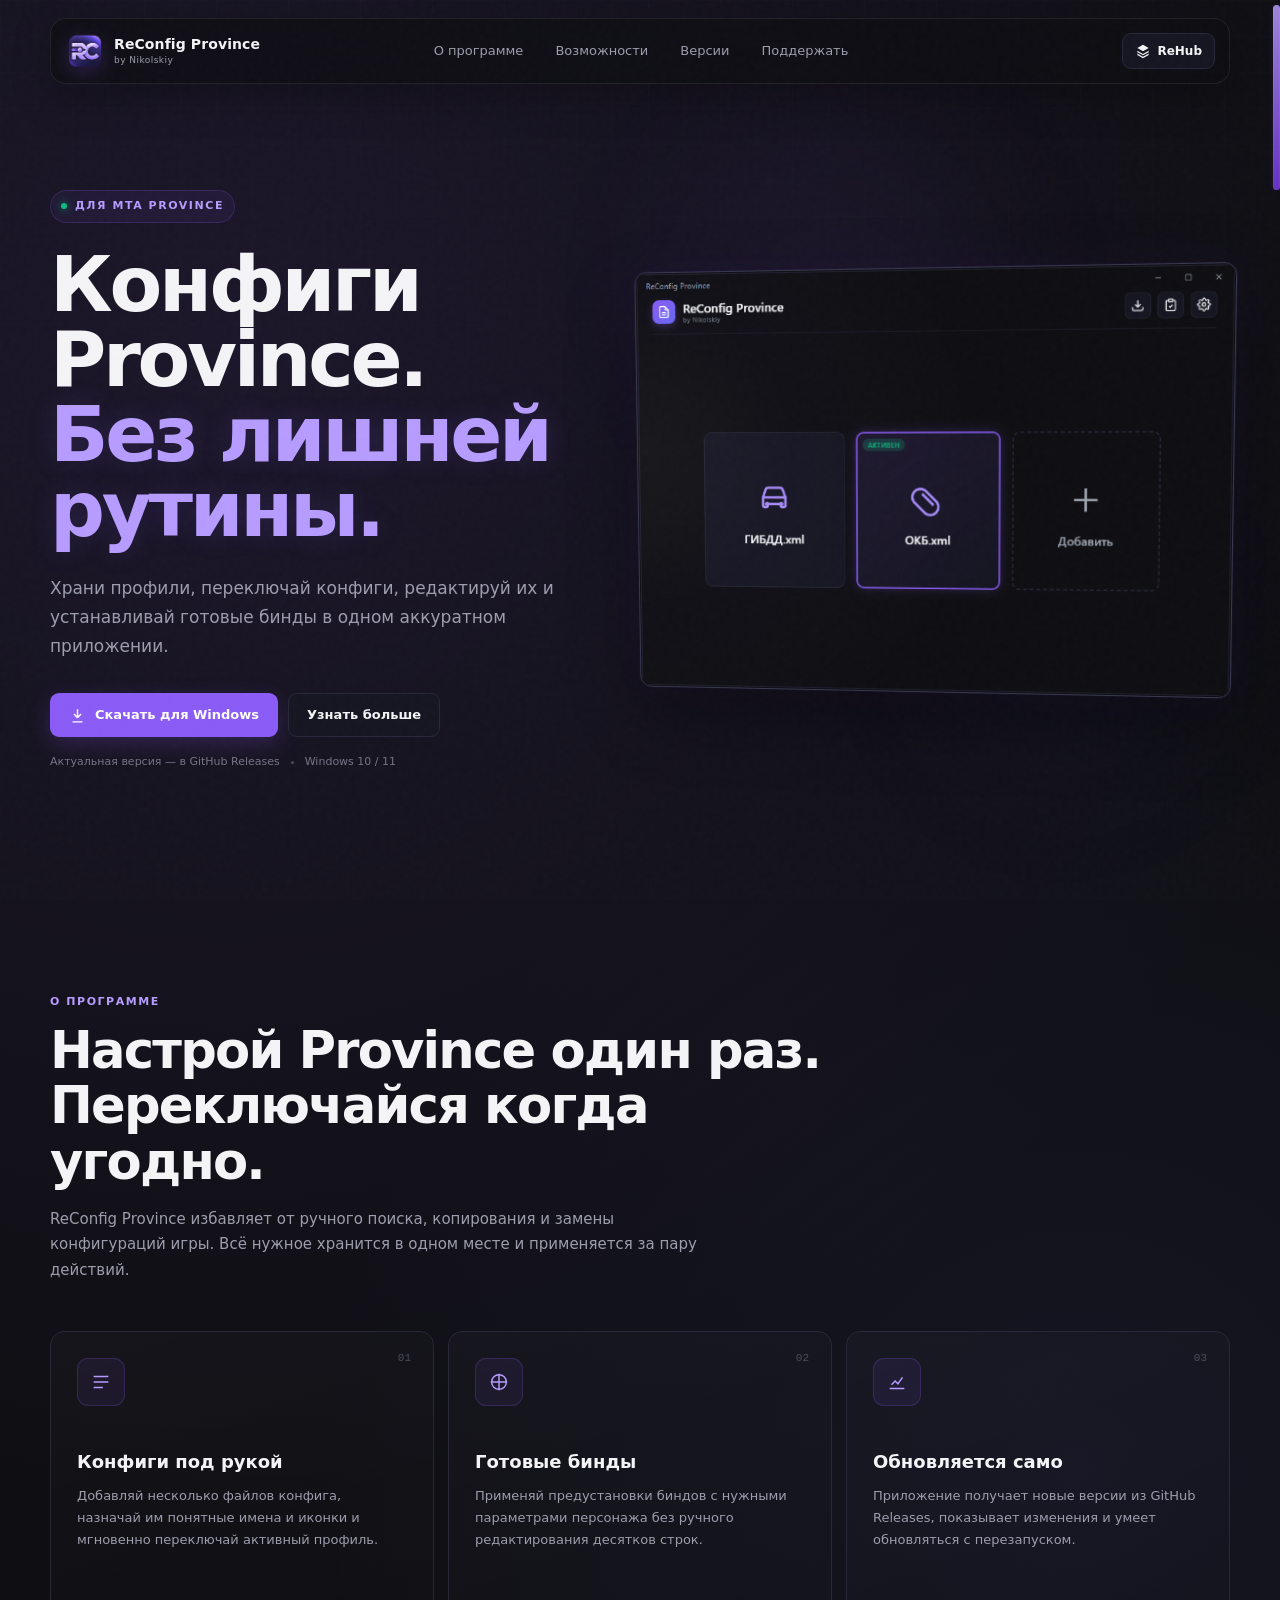
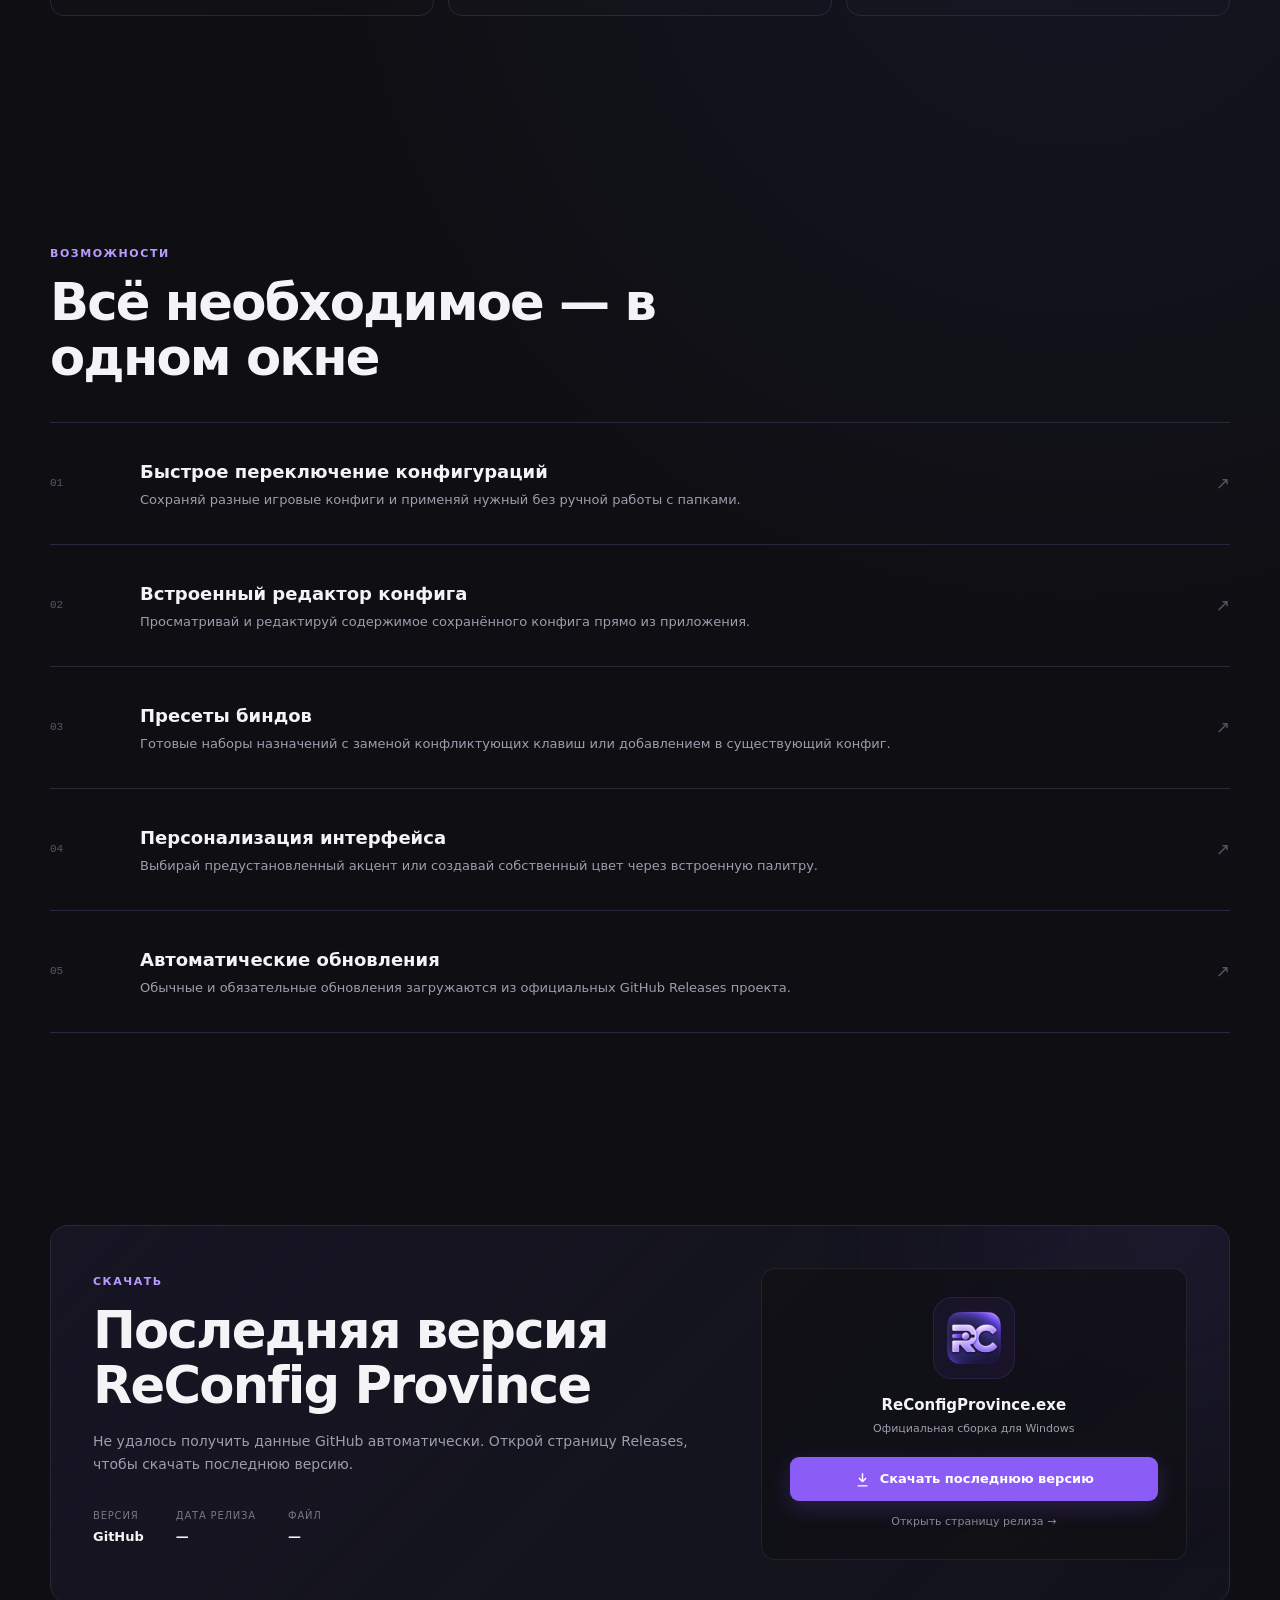
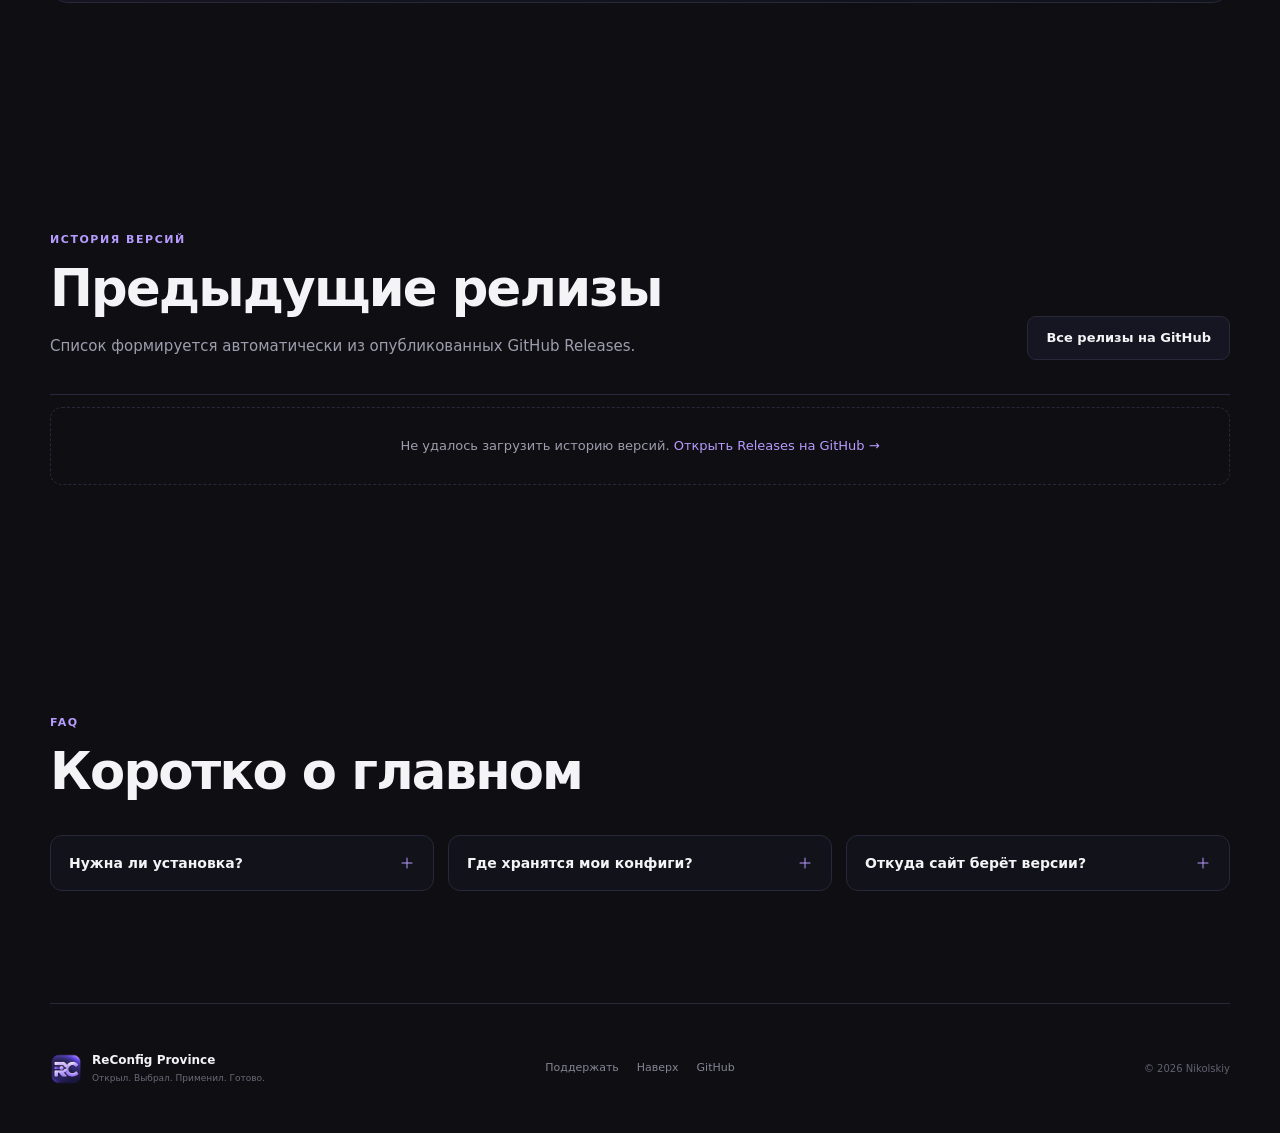
<file: docs/index.html>
<!doctype html>
<html lang="ru">
<head>
  <meta charset="utf-8">
  <meta name="viewport" content="width=device-width, initial-scale=1">
  <meta name="theme-color" content="#0f0f13">
  <meta name="description" content="ReConfig Province — современный менеджер конфигураций и биндов для MTA Province.">
  <title>ReConfig Province</title>
  <link rel="icon" href="assets/logo.png" type="image/svg+xml">
  <link rel="stylesheet" href="styles.css">
</head>
<body>
  <div class="page-noise" aria-hidden="true"></div>
  <div class="cursor-glow" id="cursorGlow" aria-hidden="true"></div>
  <div class="cursor-dot" id="cursorDot" aria-hidden="true"></div>
  <div class="cursor-ring" id="cursorRing" aria-hidden="true"></div>

  <header class="topbar" id="topbar">
    <a class="brand" href="#home" aria-label="ReConfig Province — на главную">
      <img src="assets/logo.png" alt="" class="brand-logo">
      <span class="brand-copy">
        <strong>ReConfig Province</strong>
        <small>by Nikolskiy</small>
      </span>
    </a>
    <nav class="nav" aria-label="Навигация">
      <a href="#about">О программе</a>
      <a href="#features">Возможности</a>
      <a href="#versions">Версии</a>
      <a href="donate.html">Поддержать</a>
    </nav>
    <a class="header-github interactive" href="rehub.html" title="Открыть ReHub — мастерскую конфигов" aria-label="Открыть ReHub — мастерскую конфигов">
      <svg class="github-mark" viewBox="0 0 24 24" aria-hidden="true">
        <path d="M12 2.75 3.5 7.5 12 12.25 20.5 7.5 12 2.75Zm-8.5 8.9L12 16.4l8.5-4.75v2.1L12 18.5l-8.5-4.75v-2.1Zm0 4.25L12 20.65l8.5-4.75V18L12 22.75 3.5 18v-2.1Z"/>
      </svg>
      <span>ReHub</span>
    </a>
  </header>

  <main>
    <section class="hero section" id="home">
      <div class="hero-orb orb-one" aria-hidden="true"></div>
      <div class="hero-orb orb-two" aria-hidden="true"></div>

      <div class="hero-copy reveal">
        <div class="eyebrow"><span class="status-dot"></span> Для MTA Province</div>
        <h1>Конфиги Province.<br><span>Без лишней рутины.</span></h1>
        <p class="hero-lead">Храни профили, переключай конфиги, редактируй их и устанавливай готовые бинды в одном аккуратном приложении.</p>
        <div class="hero-actions">
          <a class="btn btn-primary interactive" id="heroDownload" href="#downloads">
            <svg viewBox="0 0 24 24" aria-hidden="true"><path d="M12 3v12m0 0 5-5m-5 5-5-5M5 21h14"/></svg>
            <span>Скачать для Windows</span>
          </a>
          <a class="btn btn-secondary interactive" href="#about">Узнать больше</a>
        </div>
        <div class="hero-meta">
          <span id="heroVersion">Проверяем актуальную версию…</span>
          <span class="meta-separator"></span>
          <span>Windows 10 / 11</span>
        </div>
      </div>

      <div class="app-showcase reveal delay-1" aria-label="Скриншот интерфейса ReConfig Province">
        <div class="preview-frame" id="previewFrame">
          <img src="assets/app-screenshot.png" alt="Интерфейс ReConfig Province" draggable="false">
          <div class="preview-shine" aria-hidden="true"></div>
        </div>
      </div>
    </section>

    <section class="section section-tight" id="about">
      <div class="section-heading reveal">
        <span class="kicker">О программе</span>
        <h2>Настрой Province один раз.<br>Переключайся когда угодно.</h2>
        <p>ReConfig Province избавляет от ручного поиска, копирования и замены конфигураций игры. Всё нужное хранится в одном месте и применяется за пару действий.</p>
      </div>

      <div class="about-grid">
        <article class="about-card reveal interactive-card">
          <span class="number">01</span>
          <div class="feature-icon"><svg viewBox="0 0 24 24"><path d="M4 6h16M4 12h16M4 18h10"/></svg></div>
          <h3>Конфиги под рукой</h3>
          <p>Добавляй несколько файлов конфига, назначай им понятные имена и иконки и мгновенно переключай активный профиль.</p>
        </article>
        <article class="about-card reveal delay-1 interactive-card">
          <span class="number">02</span>
          <div class="feature-icon"><svg viewBox="0 0 24 24"><path d="M12 3v18M3 12h18"/><circle cx="12" cy="12" r="8"/></svg></div>
          <h3>Готовые бинды</h3>
          <p>Применяй предустановки биндов с нужными параметрами персонажа без ручного редактирования десятков строк.</p>
        </article>
        <article class="about-card reveal delay-2 interactive-card">
          <span class="number">03</span>
          <div class="feature-icon"><svg viewBox="0 0 24 24"><path d="M4 19h16M6 15l4-4 3 3 5-7"/></svg></div>
          <h3>Обновляется само</h3>
          <p>Приложение получает новые версии из GitHub Releases, показывает изменения и умеет обновляться с перезапуском.</p>
        </article>
      </div>
    </section>

    <section class="section" id="features">
      <div class="section-heading compact reveal">
        <span class="kicker">Возможности</span>
        <h2>Всё необходимое — в одном окне</h2>
      </div>
      <div class="feature-list">
        <div class="feature-row reveal"><span>01</span><div><h3>Быстрое переключение конфигураций</h3><p>Сохраняй разные игровые конфиги и применяй нужный без ручной работы с папками.</p></div><i>↗</i></div>
        <div class="feature-row reveal"><span>02</span><div><h3>Встроенный редактор конфига</h3><p>Просматривай и редактируй содержимое сохранённого конфига прямо из приложения.</p></div><i>↗</i></div>
        <div class="feature-row reveal"><span>03</span><div><h3>Пресеты биндов</h3><p>Готовые наборы назначений с заменой конфликтующих клавиш или добавлением в существующий конфиг.</p></div><i>↗</i></div>
        <div class="feature-row reveal"><span>04</span><div><h3>Персонализация интерфейса</h3><p>Выбирай предустановленный акцент или создавай собственный цвет через встроенную палитру.</p></div><i>↗</i></div>
        <div class="feature-row reveal"><span>05</span><div><h3>Автоматические обновления</h3><p>Обычные и обязательные обновления загружаются из официальных GitHub Releases проекта.</p></div><i>↗</i></div>
      </div>
    </section>

    <section class="section download-section" id="downloads">
      <div class="download-panel reveal">
        <div class="download-copy">
          <span class="kicker">Скачать</span>
          <h2>Последняя версия<br>ReConfig Province</h2>
          <p id="latestDescription">Получаем информацию о последнем релизе с GitHub…</p>
          <div class="release-facts">
            <div><span>Версия</span><strong id="latestVersion">—</strong></div>
            <div><span>Дата релиза</span><strong id="latestDate">—</strong></div>
            <div><span>Файл</span><strong id="latestSize">—</strong></div>
          </div>
        </div>
        <div class="download-action-card">
          <div class="download-icon-wrap"><img src="assets/logo.png" alt=""></div>
          <strong>ReConfigProvince.exe</strong>
          <span id="downloadSubline">Официальная сборка для Windows</span>
          <a class="btn btn-primary btn-wide interactive disabled" id="latestDownload" href="#" aria-disabled="true">
            <svg viewBox="0 0 24 24" aria-hidden="true"><path d="M12 3v12m0 0 5-5m-5 5-5-5M5 21h14"/></svg>
            Скачать последнюю версию
          </a>
          <a class="release-link interactive" id="latestReleasePage" href="https://github.com/nikolskiy-project/ReConfig-Province/releases" target="_blank" rel="noreferrer">Открыть страницу релиза →</a>
        </div>
      </div>
    </section>

    <section class="section" id="versions">
      <div class="versions-head reveal">
        <div>
          <span class="kicker">История версий</span>
          <h2>Предыдущие релизы</h2>
          <p>Список формируется автоматически из опубликованных GitHub Releases.</p>
        </div>
        <a class="btn btn-secondary interactive" href="https://github.com/nikolskiy-project/ReConfig-Province/releases" target="_blank" rel="noreferrer">Все релизы на GitHub</a>
      </div>
      <div class="releases-list" id="releasesList">
        <div class="release-skeleton"><i></i><div><b></b><span></span></div></div>
        <div class="release-skeleton"><i></i><div><b></b><span></span></div></div>
        <div class="release-skeleton"><i></i><div><b></b><span></span></div></div>
      </div>
    </section>

    <section class="section faq-section">
      <div class="section-heading compact reveal">
        <span class="kicker">FAQ</span>
        <h2>Коротко о главном</h2>
      </div>
      <div class="faq-grid">
        <article class="faq-item reveal interactive-card">
          <button class="faq-summary interactive" type="button" aria-expanded="false">
            <span>Нужна ли установка?</span><i aria-hidden="true"></i>
          </button>
          <div class="faq-answer"><div><p>Нет. ReConfig Province распространяется как самостоятельный Windows EXE. Запускаешь файл и работаешь.</p></div></div>
        </article>
        <article class="faq-item reveal interactive-card">
          <button class="faq-summary interactive" type="button" aria-expanded="false">
            <span>Где хранятся мои конфиги?</span><i aria-hidden="true"></i>
          </button>
          <div class="faq-answer"><div><p>Пользовательские настройки и конфиги хранятся отдельно в папке данных пользователя Windows, поэтому обновление приложения их не удаляет.</p></div></div>
        </article>
        <article class="faq-item reveal interactive-card">
          <button class="faq-summary interactive" type="button" aria-expanded="false">
            <span>Откуда сайт берёт версии?</span><i aria-hidden="true"></i>
          </button>
          <div class="faq-answer"><div><p>Сайт обращается напрямую к GitHub Releases проекта и автоматически формирует список опубликованных версий и ссылки на загрузку.</p></div></div>
        </article>
      </div>
    </section>
  </main>

  <footer>
    <div class="footer-brand"><img src="assets/logo.png" alt=""><div><strong>ReConfig Province</strong><span>Открыл. Выбрал. Применил. Готово.</span></div></div>
    <div class="footer-links"><a href="donate.html">Поддержать</a><a href="#home">Наверх</a><a href="https://github.com/nikolskiy-project/ReConfig-Province/blob/main/README.md" target="_blank" rel="noreferrer">GitHub</a></div>
    <span class="copyright">© <span id="year"></span> Nikolskiy</span>
  </footer>

  <script src="script.js"></script>
</body>
</html>
</file>
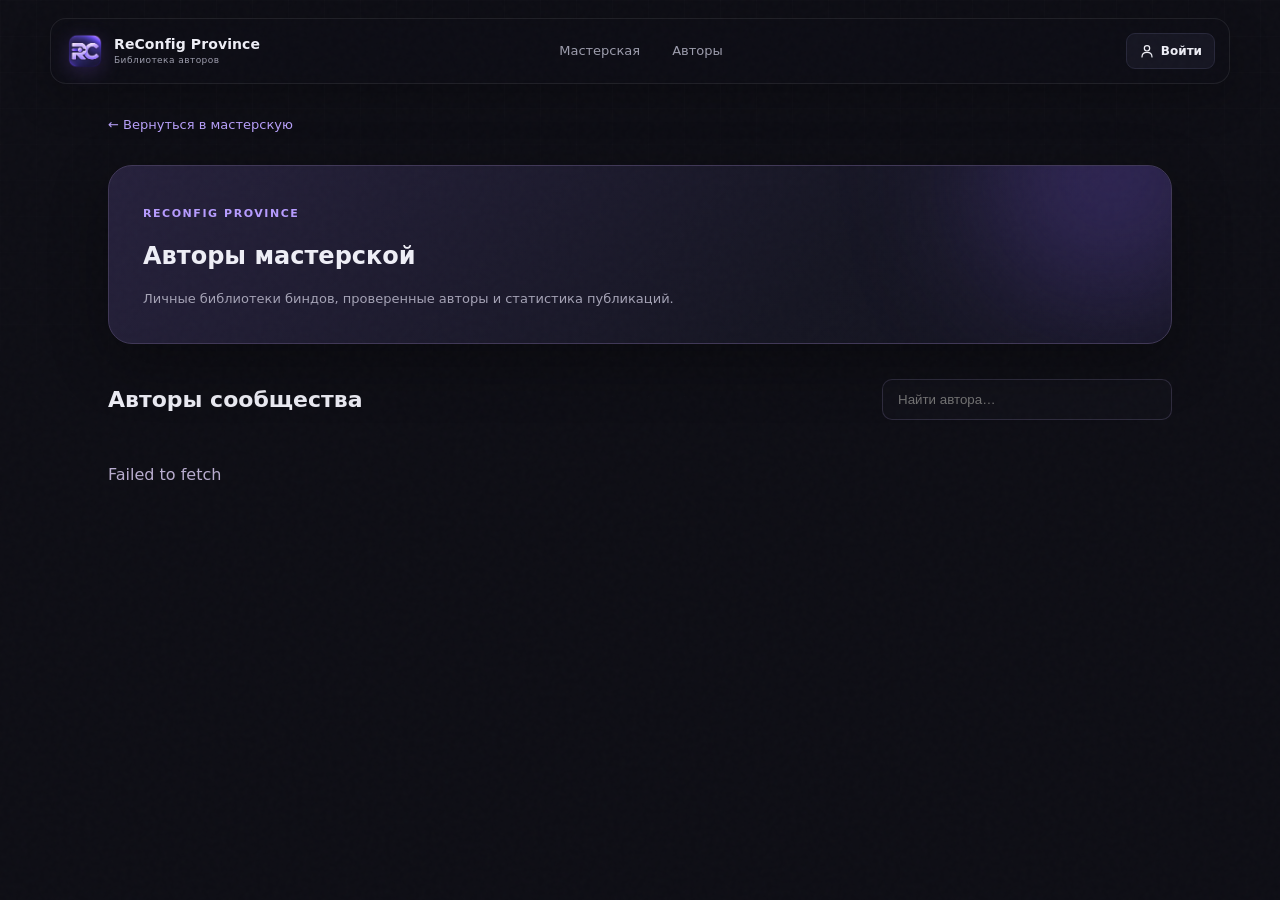
<file: docs/authors.html>
<!DOCTYPE html>
<html lang="ru">
<head>
<meta charset="UTF-8"><meta name="viewport" content="width=device-width,initial-scale=1">
<title>Авторы · ReConfig Province</title>
<link rel="icon" href="assets/logo.png" type="image/png">
<link rel="stylesheet" href="styles.css"><link rel="stylesheet" href="rehub.css?v=11"><link rel="stylesheet" href="accounts.css?v=15">
</head>
<body class="authors-page">
<div class="cursor-glow" id="cursorGlow" aria-hidden="true"></div><div class="cursor-dot" id="cursorDot" aria-hidden="true"></div><div class="cursor-ring" id="cursorRing" aria-hidden="true"></div>
<div class="page-noise" aria-hidden="true"></div>
<header class="topbar rehub-topbar"><a class="brand" href="index.html"><img class="brand-logo" src="assets/logo.png" alt=""><span class="brand-copy"><strong>ReConfig Province</strong><small>Библиотека авторов</small></span></a><nav class="nav"><a href="rehub.html">Мастерская</a><a href="authors.html">Авторы</a></nav><a class="header-github" href="rehub.html?auth=1" id="authorsAccountLink" aria-label="Войти в аккаунт"><svg viewBox="0 0 24 24" aria-hidden="true" fill="none" stroke="currentColor" stroke-width="1.8" stroke-linecap="round" stroke-linejoin="round"><circle cx="12" cy="8" r="4"/><path d="M4.5 21c0-4.5 3-7 7.5-7s7.5 2.5 7.5 7"/></svg><span id="authorsAccountLabel">Войти</span></a></header>
<main class="authors-shell">
 <a class="authors-back" href="rehub.html">← Вернуться в мастерскую</a>
 <section id="authorHero" class="authors-hero" aria-live="polite"><span class="kicker">ReConfig Province</span><h1 id="authorsTitle" style="margin:14px 0">Авторы мастерской</h1><p id="authorsSubtitle" class="account-lead">Личные библиотеки биндов, проверенные авторы и статистика публикаций.</p></section>
 <div class="authors-section-head"><h2 id="authorsLibraryTitle">Авторы сообщества</h2><input id="authorsSearch" class="authors-search" placeholder="Найти автора…" aria-label="Поиск автора"></div>
 <div id="authorsGrid" class="authors-grid" aria-live="polite"><p class="authors-loading">Загружаем профили…</p></div>
 <div id="authorsMyControls" style="margin-top:26px" hidden><button id="authorsLogout" class="btn btn-secondary" type="button">Выйти из аккаунта</button></div>
</main>
<script src="rehub-config.js?v=1"></script>
<script src="authors-cursor.js?v=8"></script>
<script src="profile-panel.js?v=15"></script><script src="authors.js?v=11"></script>
</body></html>
</file>
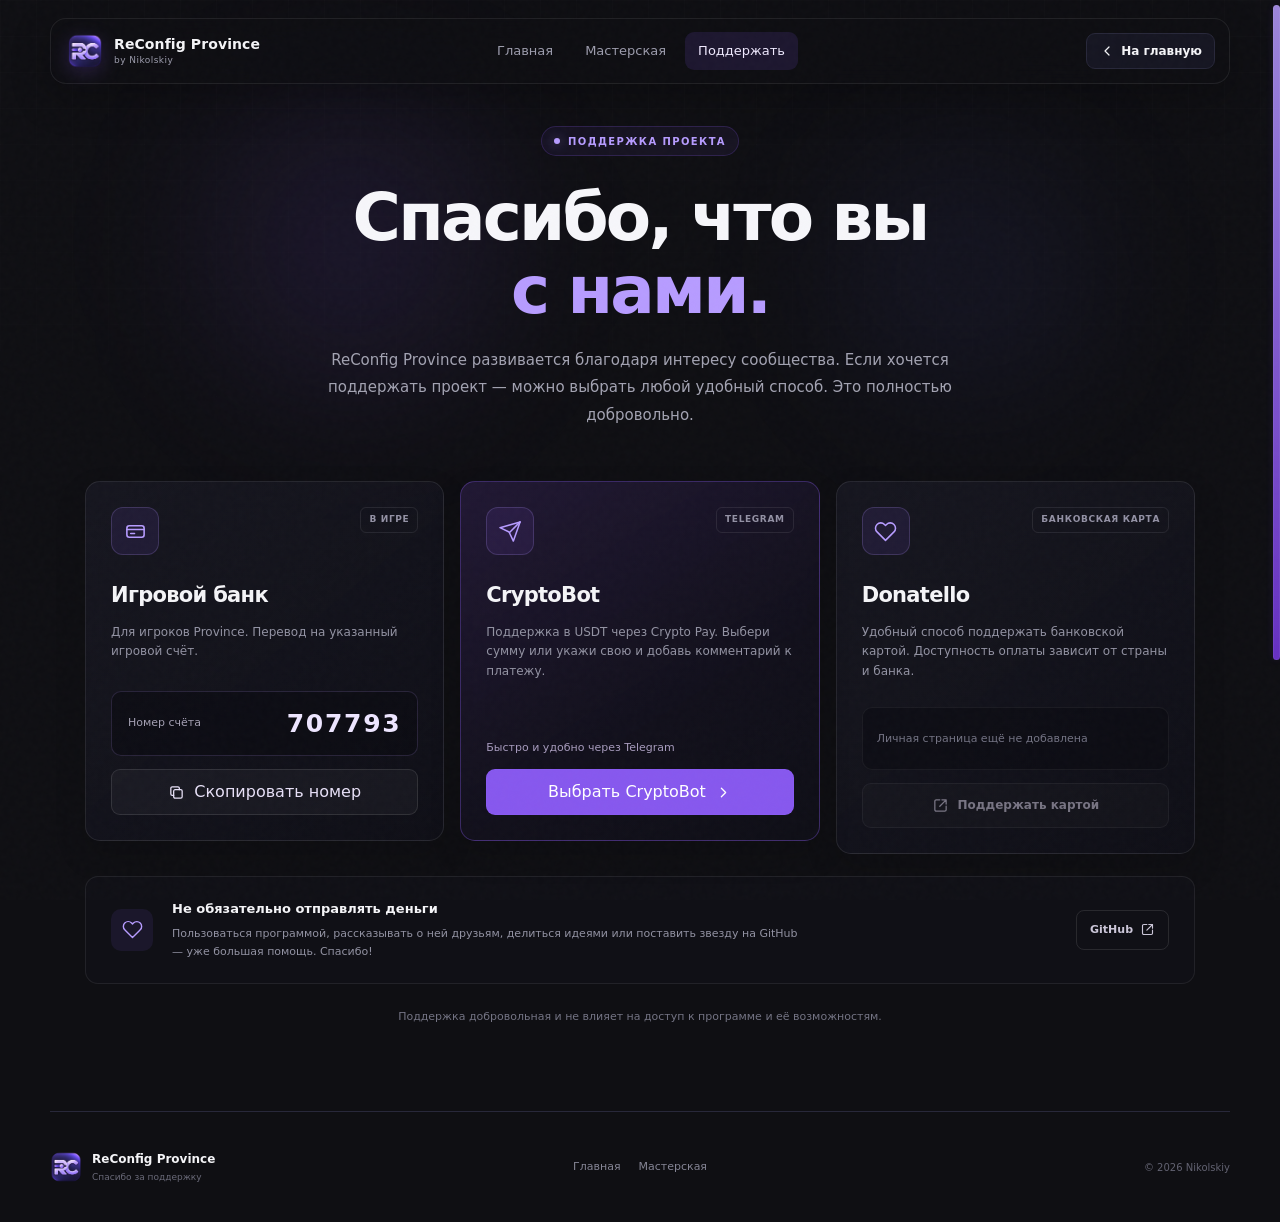
<file: docs/donate.html>
<!doctype html>
<html lang="ru">
<head>
  <meta charset="utf-8">
  <meta name="viewport" content="width=device-width, initial-scale=1">
  <meta name="theme-color" content="#0f0f13">
  <meta name="description" content="Поддержать ReConfig Province — способы сказать спасибо разработчику проекта.">
  <title>Поддержать проект — ReConfig Province</title>
  <link rel="icon" href="assets/logo.png" type="image/png">
  <link rel="stylesheet" href="styles.css">
  <link rel="stylesheet" href="donate.css?v=8">
</head>
<body class="donate-page">
  <div class="page-noise" aria-hidden="true"></div>
  <div class="cursor-glow" id="cursorGlow" aria-hidden="true"></div>
  <div class="cursor-dot" id="cursorDot" aria-hidden="true"></div>
  <div class="cursor-ring" id="cursorRing" aria-hidden="true"></div>

  <header class="topbar" id="topbar">
    <a class="brand interactive" href="index.html" aria-label="ReConfig Province — на главную">
      <img src="assets/logo.png" alt="" class="brand-logo">
      <span class="brand-copy"><strong>ReConfig Province</strong><small>by Nikolskiy</small></span>
    </a>
    <nav class="nav" aria-label="Навигация">
      <a href="index.html">Главная</a>
      <a href="rehub.html">Мастерская</a>
      <a href="donate.html" aria-current="page">Поддержать</a>
    </nav>
    <a class="header-github interactive" href="index.html" title="Вернуться на главную"><svg viewBox="0 0 24 24" fill="none" stroke="currentColor" stroke-width="1.8" stroke-linecap="round" stroke-linejoin="round" aria-hidden="true"><path d="m15 18-6-6 6-6"/></svg><span>На главную</span></a>
  </header>

  <main class="donate-content">
    <div class="donate-orb donate-orb-a" aria-hidden="true"></div>
    <div class="donate-orb donate-orb-b" aria-hidden="true"></div>
    <section class="donate-hero" aria-labelledby="donate-title">
      <div class="donate-eyebrow"><span class="donate-spark"></span> ПОДДЕРЖКА ПРОЕКТА</div>
      <h1 id="donate-title">Спасибо, что вы <span>с нами.</span></h1>
      <p class="donate-lead">ReConfig Province развивается благодаря интересу сообщества. Если хочется поддержать проект — можно выбрать любой удобный способ. Это полностью добровольно.</p>
    </section>

    <section class="donate-methods" id="donateMethods" aria-label="Способы поддержки">
      <article class="donate-method donate-method-bank">
        <div class="donate-method-top"><span class="donate-method-icon"><svg viewBox="0 0 24 24" fill="none" stroke="currentColor" stroke-width="1.65" stroke-linecap="round" stroke-linejoin="round" aria-hidden="true"><rect x="3" y="6" width="18" height="12" rx="2.5"/><path d="M3 10h18M7 14h4"/></svg></span><span class="donate-method-tag">В ИГРЕ</span></div>
        <div class="donate-method-body"><h2>Игровой банк</h2><p>Для игроков Province. Перевод на указанный игровой счёт.</p></div>
        <div class="donate-account" aria-label="Номер игрового счёта"><span>Номер счёта</span><strong id="gameAccount">707793</strong></div>
        <button id="copyAccount" class="donate-action donate-action-outline interactive" type="button"><svg viewBox="0 0 24 24" fill="none" stroke="currentColor" stroke-width="1.8" stroke-linecap="round" stroke-linejoin="round" aria-hidden="true"><rect x="8" y="8" width="12" height="12" rx="2"/><path d="M16 8V6a2 2 0 0 0-2-2H6a2 2 0 0 0-2 2v8a2 2 0 0 0 2 2h2"/></svg><span>Скопировать номер</span></button>
      </article>

      <article class="donate-method donate-method-primary donate-method-crypto" id="cryptoMethod" role="button" tabindex="0" aria-expanded="false" aria-controls="cryptoDetails" aria-label="Выбрать CryptoBot для поддержки">
        <div class="donate-method-top"><span class="donate-method-icon"><svg viewBox="0 0 24 24" fill="none" stroke="currentColor" stroke-width="1.6" stroke-linecap="round" stroke-linejoin="round" aria-hidden="true"><path d="M22 2 11 13"/><path d="m22 2-7 20-4.5-9.5L1 8l21-6Z"/></svg></span><span class="donate-method-tag">TELEGRAM</span></div>
        <div class="donate-method-body"><h2>CryptoBot</h2><p>Поддержка в USDT через Crypto Pay. Выбери сумму или укажи свою и добавь комментарий к платежу.</p></div>
        <div class="donate-crypto-compact" id="cryptoCompact">
          <span class="donate-crypto-compact-hint">Быстро и удобно через Telegram</span>
          <button class="donate-action donate-action-primary donate-crypto-select interactive" type="button" id="cryptoSelect">Выбрать CryptoBot <svg viewBox="0 0 24 24" fill="none" stroke="currentColor" stroke-width="1.8" stroke-linecap="round" stroke-linejoin="round" aria-hidden="true"><path d="m9 18 6-6-6-6"/></svg></button>
        </div>
        <div class="donate-crypto-details" id="cryptoDetails" inert aria-hidden="true"><div class="donate-crypto-details-inner">
        <button class="donate-crypto-back interactive" type="button" id="cryptoBack" aria-label="Вернуться к выбору способов поддержки"><svg viewBox="0 0 24 24" fill="none" stroke="currentColor" stroke-width="1.8" stroke-linecap="round" stroke-linejoin="round" aria-hidden="true"><path d="m15 18-6-6 6-6"/></svg> Все способы поддержки</button>
        <div class="donate-crypto-amounts" id="cryptoAmounts" role="group" aria-label="Сумма поддержки в USDT">
          <button class="donate-amount interactive" type="button" data-amount="1" aria-pressed="false">1 USDT</button>
          <button class="donate-amount interactive" type="button" data-amount="3" aria-pressed="true">3 USDT</button>
          <button class="donate-amount interactive" type="button" data-amount="5" aria-pressed="false">5 USDT</button>
        </div>
        <label class="donate-field" for="cryptoCustomAmount">
          <span class="donate-field-label">Или своя сумма</span>
          <span class="donate-field-input-wrap">
            <input class="donate-field-input interactive" id="cryptoCustomAmount" type="text" inputmode="decimal" autocomplete="off" maxlength="8" placeholder="Например, 12.50" aria-describedby="cryptoAmountHelp">
            <span class="donate-field-unit">USDT</span>
          </span>
        </label>
        <p class="donate-field-helper" id="cryptoAmountHelp">От 1 до 1000 USDT, до двух знаков после запятой</p>
        <label class="donate-field donate-note-field" for="cryptoComment">
          <span class="donate-field-label">Комментарий <span class="donate-optional">необязательно</span></span>
          <textarea class="donate-field-input donate-field-textarea interactive" id="cryptoComment" rows="2" maxlength="160" placeholder="Например, спасибо за программу!" aria-describedby="cryptoCommentHelp"></textarea>
        </label>
        <p class="donate-field-helper" id="cryptoCommentHelp">Будет указан в описании счёта при оплате</p>
        <div class="donate-crypto-hint" id="cryptoStatus" aria-live="polite">Безопасная оплата через Crypto Bot</div>
        <button class="donate-action donate-action-primary interactive" type="button" id="cryptoLink"><svg viewBox="0 0 24 24" fill="none" stroke="currentColor" stroke-width="1.8" stroke-linecap="round" stroke-linejoin="round" aria-hidden="true"><path d="M14 4h6v6M20 4l-9 9"/><path d="M20 13v5a2 2 0 0 1-2 2H6a2 2 0 0 1-2-2V6a2 2 0 0 1 2-2h5"/></svg><span>Создать счёт</span></button>
        <button class="donate-crypto-return interactive" type="button" id="cryptoBackBottom"><svg viewBox="0 0 24 24" fill="none" stroke="currentColor" stroke-width="1.8" stroke-linecap="round" stroke-linejoin="round" aria-hidden="true"><path d="m15 18-6-6 6-6"/></svg><span>Вернуться к выбору способов</span></button>
        </div></div>
      </article>

      <article class="donate-method">
        <div class="donate-method-top"><span class="donate-method-icon"><svg viewBox="0 0 24 24" fill="none" stroke="currentColor" stroke-width="1.6" stroke-linecap="round" stroke-linejoin="round" aria-hidden="true"><path d="M20.84 4.61a5.5 5.5 0 0 0-7.78 0L12 5.67l-1.06-1.06a5.5 5.5 0 0 0-7.78 7.78l1.06 1.06L12 21.23l7.78-7.78 1.06-1.06a5.5 5.5 0 0 0 0-7.78Z"/></svg></span><span class="donate-method-tag">БАНКОВСКАЯ КАРТА</span></div>
        <div class="donate-method-body"><h2>Donatello</h2><p>Удобный способ поддержать банковской картой. Доступность оплаты зависит от страны и банка.</p></div>
        <div class="donate-link-note" id="donatelloStatus">Личная страница ещё не добавлена</div>
        <a class="donate-action donate-action-outline interactive donate-inactive" id="donatelloLink" aria-disabled="true" tabindex="-1"><svg viewBox="0 0 24 24" fill="none" stroke="currentColor" stroke-width="1.8" stroke-linecap="round" stroke-linejoin="round" aria-hidden="true"><path d="M14 4h6v6M20 4l-9 9"/><path d="M20 13v5a2 2 0 0 1-2 2H6a2 2 0 0 1-2-2V6a2 2 0 0 1 2-2h5"/></svg><span>Поддержать картой</span></a>
      </article>
    </section>

    <section class="donate-thanks" aria-label="Нематериальная поддержка">
      <span class="donate-thanks-symbol"><svg viewBox="0 0 24 24" fill="none" stroke="currentColor" stroke-width="1.6" stroke-linecap="round" stroke-linejoin="round" aria-hidden="true"><path d="M20.84 4.61a5.5 5.5 0 0 0-7.78 0L12 5.67l-1.06-1.06a5.5 5.5 0 0 0-7.78 7.78l1.06 1.06L12 21.23l7.78-7.78 1.06-1.06a5.5 5.5 0 0 0 0-7.78Z"/></svg></span>
      <div class="donate-thanks-copy"><h2>Не обязательно отправлять деньги</h2><p>Пользоваться программой, рассказывать о ней друзьям, делиться идеями или поставить звезду на GitHub — уже большая помощь. Спасибо!</p></div>
      <a href="https://github.com/nikolskiy-project/ReConfig-Province" target="_blank" rel="noopener noreferrer" class="donate-thanks-link interactive">GitHub <svg viewBox="0 0 24 24" fill="none" stroke="currentColor" stroke-width="1.8" stroke-linecap="round" stroke-linejoin="round" aria-hidden="true"><path d="M14 4h6v6M20 4l-9 9"/><path d="M20 13v5a2 2 0 0 1-2 2H6a2 2 0 0 1-2-2V6a2 2 0 0 1 2-2h5"/></svg></a>
    </section>
    <p class="donate-disclaimer">Поддержка добровольная и не влияет на доступ к программе и её возможностям.</p>
  </main>

  <footer class="donate-footer">
    <div class="footer-brand"><img src="assets/logo.png" alt=""><div><strong>ReConfig Province</strong><span>Спасибо за поддержку</span></div></div>
    <div class="footer-links"><a href="index.html">Главная</a><a href="rehub.html">Мастерская</a></div>
    <span class="copyright">© <span id="year"></span> Nikolskiy</span>
  </footer>
  <div class="donate-toast" id="donateToast" role="status" aria-live="polite"></div>
  <script src="donate.js?v=8"></script>
</body>
</html>
</file>
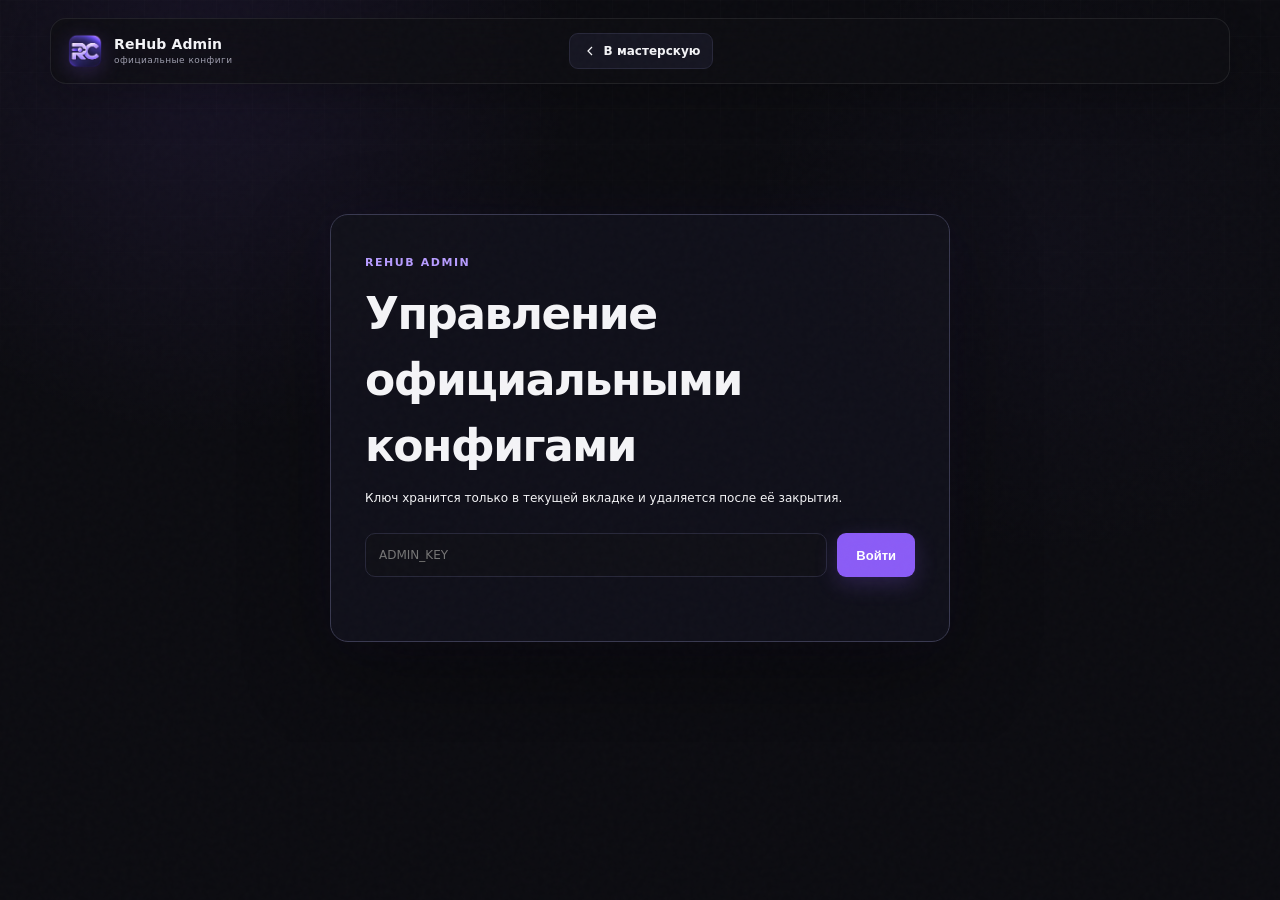
<file: docs/rehub-admin.html>
<!doctype html>
<html lang="ru">
<head>
  <meta charset="utf-8">
  <meta name="viewport" content="width=device-width, initial-scale=1">
  <meta name="theme-color" content="#0f0f13">
  <meta name="robots" content="noindex,nofollow">
  <title>ReHub Admin — официальные конфиги</title>
  <link rel="icon" href="assets/logo.png" type="image/png">
  <link rel="stylesheet" href="styles.css">
  <link rel="stylesheet" href="rehub.css?v=11">
  <link rel="stylesheet" href="rehub-admin.css?v=15">
</head>
<body class="rehub-page admin-page">
  <div class="page-noise" aria-hidden="true"></div>
  <div class="cursor-glow" id="cursorGlow" aria-hidden="true"></div>
  <div class="cursor-dot" id="cursorDot" aria-hidden="true"></div>
  <div class="cursor-ring" id="cursorRing" aria-hidden="true"></div>

  <header class="topbar rehub-topbar admin-topbar">
    <a class="brand interactive" href="rehub.html">
      <img src="assets/logo.png" alt="" class="brand-logo">
      <span class="brand-copy"><strong>ReHub Admin</strong><small>официальные конфиги</small></span>
    </a>
    <a class="header-github interactive admin-back" href="rehub.html">
      <svg viewBox="0 0 24 24" fill="none" stroke="currentColor" stroke-width="1.8"><path d="m15 18-6-6 6-6"/></svg>
      <span>В мастерскую</span>
    </a>
  </header>

  <main class="admin-main">
    <section class="admin-login" id="adminLogin">
      <span class="kicker">ReHub Admin</span>
      <h1>Управление официальными конфигами</h1>
      <p>Ключ хранится только в текущей вкладке и удаляется после её закрытия.</p>
      <form id="loginForm" class="admin-login-form">
        <input id="adminKeyInput" type="password" autocomplete="off" placeholder="ADMIN_KEY" required>
        <button class="btn btn-primary interactive" type="submit">Войти</button>
      </form>
      <span class="admin-error" id="loginError"></span>
    </section>

    <section class="admin-workspace" id="adminWorkspace" hidden>
      <div class="admin-heading">
        <div><span class="kicker">Закреплённые</span><h1>Официальные конфиги</h1><p>Выбери карточку. Если конфиг уже опубликован, форма загрузит его данные и перейдёт в режим обновления.</p></div>
        <button class="btn btn-secondary interactive" id="logoutBtn" type="button">Выйти</button>
      </div>
      <div class="admin-official-toolbar reveal" id="slotGrid">
        <label class="admin-official-picker"><span>Фракция</span><select id="officialFactionSelect" data-program-select aria-label="Официальная фракция"></select></label>
        <button class="btn btn-secondary interactive" id="newOfficialFaction" type="button">Добавить фракцию</button>
      </div>

      <section class="hub-modal admin-editor reveal" aria-labelledby="adminEditorTitle">
        <div class="hub-modal-head admin-editor-head">
          <div><span class="kicker" id="editorKicker">Официальный конфиг</span><h2 id="adminEditorTitle">ОКБ г. Мирный</h2><p id="editorState">Новая публикация</p></div>
          <span class="admin-verified"><svg viewBox="0 0 24 24" fill="none" stroke="currentColor" stroke-width="1.8"><path d="M12 3 19 6v5c0 4.8-2.9 8-7 10-4.1-2-7-5.2-7-10V6l7-3Z"/><path d="m9.5 12 1.7 1.7 3.7-4"/></svg>Верифицирован</span>
        </div>

        <form class="upload-form" id="officialForm">
          <div class="upload-files-grid">
            <label class="upload-drop interactive" id="adminConfigDrop">
              <input id="adminConfigFile" type="file" accept=".xml,text/xml,application/xml">
              <span class="upload-drop-icon"><svg viewBox="0 0 24 24" fill="none" stroke="currentColor" stroke-width="1.8"><path d="M12 16V4m0 0-4 4m4-4 4 4M5 20h14"/></svg></span>
              <strong id="adminConfigTitle">Выбрать XML · мужская версия</strong>
              <small id="adminConfigMeta">Выбери XML для мужского варианта · сохраняется только &lt;binds&gt;</small>
            </label>

            <label class="upload-drop preview-upload-drop interactive" id="adminPreviewDrop">
              <input id="adminPreviewFile" type="file" accept="image/jpeg,image/png,image/webp">
              <img id="adminPreviewImage" alt="" hidden>
              <span class="upload-drop-icon" id="adminPreviewIcon"><svg viewBox="0 0 24 24" fill="none" stroke="currentColor" stroke-width="1.8"><rect x="3.5" y="4" width="17" height="16" rx="2"/><circle cx="9" cy="9" r="1.5"/><path d="m5.5 17 4.2-4.2 3 3 2.1-2.1 3.7 3.3"/></svg></span>
              <strong id="adminPreviewTitle">Добавить превью</strong>
              <small id="adminPreviewMeta">JPG / PNG / WebP · авто ≤ 600 КБ</small>
            </label>
          </div>

          <div class="upload-fields">
            <label><span>Фракция</span><input id="officialFaction" name="faction" maxlength="50" placeholder="Например: МЧС" required></label>
            <label><span>Название</span><input id="officialTitle" name="title" maxlength="70" required></label>
            <label><span>Автор</span><input id="officialAuthor" name="author" maxlength="40" value="ReConfig Province" required></label>
            <div class="admin-gender-field">
              <span id="officialGenderLabel">Версия биндов</span>
              <div class="admin-gender-switch program-segmented" id="officialGenderSwitch" role="group" aria-labelledby="officialGenderLabel" data-index="0">
                <button class="admin-gender-option segment-btn interactive active" type="button" data-gender="male" aria-pressed="true">Мужская <span class="gender-ready-dot" id="genderReadyMale" aria-hidden="true"></span></button>
                <button class="admin-gender-option segment-btn interactive" type="button" data-gender="female" aria-pressed="false">Женская <span class="gender-ready-dot" id="genderReadyFemale" aria-hidden="true"></span></button>
              </div>
            </div>
            <div class="wide admin-markdown-field rehub-markdown-field"><span>Описание</span>
              <textarea id="officialDescription" name="description" rows="5" maxlength="5000" required placeholder="Описание: переносы строк, **жирный текст**, списки и ссылки"></textarea>
              <div class="rehub-markdown-toolbar admin-markdown-actions" role="toolbar" aria-label="Форматировать выделенный текст Markdown">
                <button type="button" data-md="bold" title="Жирный (Ctrl+B)" aria-label="Жирный"><strong>Ж</strong></button>
                <button type="button" data-md="italic" title="Курсив (Ctrl+I)" aria-label="Курсив"><em>К</em></button>
                <button type="button" data-md="heading" title="Заголовок" aria-label="Заголовок">H</button>
                <button type="button" data-md="list" title="Маркированный список" aria-label="Список">☷</button>
                <button type="button" data-md="quote" title="Цитата" aria-label="Цитата">❞</button>
                <button type="button" data-md="code" title="Код" aria-label="Код">&lt;/&gt;</button>
                <button type="button" data-md="link" title="Добавить ссылку" aria-label="Ссылка"><svg viewBox="0 0 24 24" aria-hidden="true"><path d="m16 6-8.5 8.5a3 3 0 0 0 4.24 4.24l8.48-8.48a5 5 0 0 0-7.07-7.07l-8.49 8.48a7 7 0 0 0 9.9 9.9l8.49-8.49"/></svg></button>
              </div>
            </div>
          </div>

          <div class="upload-notice admin-notice"><svg viewBox="0 0 24 24" fill="none" stroke="currentColor" stroke-width="1.8"><circle cx="12" cy="12" r="9"/><path d="M12 11v5M12 8h.01"/></svg><span id="adminNoticeText">Официальная публикация сразу появится в закреплённой карточке без модерации.</span></div>
          <div class="upload-actions">
            <button class="btn btn-secondary interactive" id="reloadOfficial" type="button">Сбросить изменения</button>
            <button class="btn btn-primary interactive" id="officialSubmit" type="submit">Опубликовать официальный</button>
          </div>
        </form>

      </section>

      <section class="hub-modal admin-community-section reveal" id="authorModeration">
        <div class="admin-community-heading"><div><span class="kicker">Профили</span><h2>Проверенные авторы</h2><p>Галочка автора независима от проверки отдельной публикации.</p></div>
          <button class="btn btn-secondary interactive" id="reloadAuthors" type="button">Обновить</button></div>
        <div class="admin-community-grid" id="adminAuthorGrid">Авторы загрузятся после входа.</div>
      </section>
      <section class="hub-modal admin-community-section reveal" id="communityModeration">
        <div class="admin-community-heading">
          <div>
            <span class="kicker">Сообщество</span>
            <h2>Модерация публикаций</h2>
            <p>Проверяй новые конфиги, смотри уже одобренные и сохраняй историю отклонений с причиной.</p>
          </div>
          <button class="btn btn-secondary interactive" id="reloadCommunity" type="button">Обновить</button>
        </div>

        <div class="admin-tabs program-segmented" id="moderationSegments" role="tablist" data-index="0">
          <button class="admin-tab segment-btn interactive active" type="button" data-index="0" data-status="pending">На модерации <span id="countPending">0</span></button>
          <button class="admin-tab segment-btn interactive" type="button" data-index="1" data-status="approved">Одобрено <span id="countApproved">0</span></button>
          <button class="admin-tab segment-btn interactive" type="button" data-index="2" data-status="rejected">Отклонено <span id="countRejected">0</span></button>
        </div>

        <div class="admin-community-grid" id="communityAdminGrid"></div>
        <div class="admin-community-empty" id="communityAdminEmpty" hidden>В этой вкладке пока ничего нет.</div>
      </section>
    </section>
  </main>


  <div class="admin-review-overlay" id="reviewOverlay" hidden>
    <section class="admin-review-modal" role="dialog" aria-modal="true" aria-labelledby="reviewTitle">
      <button class="admin-review-close interactive" id="reviewClose" type="button" aria-label="Закрыть">×</button>
      <div class="admin-review-scroll" id="reviewScroll">
      <div class="admin-review-preview" id="reviewPreview">
        <div class="admin-review-preview-empty">Без превью</div>
        <div class="admin-review-media-loading" id="reviewPreviewLoading" hidden>Загружаю превью…</div>
        <pre class="admin-review-code" id="reviewCode" hidden><code id="reviewCodeText"></code></pre>
        <div class="admin-review-code-loading" id="reviewCodeLoading" hidden>Загружаю XML…</div>
      </div>
      <div class="admin-review-body">
        <div class="admin-review-controls">
          <div class="admin-review-viewbar program-segmented review-segmented" id="reviewViewbar" data-index="0">
          <button class="admin-review-view segment-btn interactive active" data-index="0" type="button" data-review-view="cover">Превью</button>
          <button class="admin-review-view segment-btn interactive" data-index="1" id="reviewFullButton" type="button" data-review-view="full">Полное превью</button>
          <button class="admin-review-view segment-btn interactive" data-index="2" id="reviewCodeButton" type="button" data-review-view="code">Код XML</button>
        </div>
          <div class="admin-review-gender" id="reviewGenderRow" hidden>
          <span>Версия XML</span>
          <div class="admin-gender-switch program-segmented" id="reviewGenderSwitch" role="group" aria-label="Выбор версии XML" data-index="0">
            <button class="admin-gender-option segment-btn interactive active" type="button" data-gender="male" aria-pressed="true">Мужская</button>
            <button class="admin-gender-option segment-btn interactive" type="button" data-gender="female" aria-pressed="false">Женская</button>
          </div>
        </div>
        </div>
        <div class="admin-review-badges"><span id="reviewStatusBadge"></span><span id="reviewCategoryBadge"></span></div>
        <h2 id="reviewTitle">Публикация</h2>
        <div class="admin-review-meta" id="reviewMeta"></div>
        <p class="admin-review-description" id="reviewDescription"></p>
        <div class="admin-review-reason" id="reviewReason" hidden><strong>Причина отклонения</strong><span id="reviewReasonText"></span></div>
        <div class="admin-review-links">
          <a class="btn btn-secondary interactive" id="reviewXmlLink" href="#" target="_blank" rel="noopener">Скачать XML</a>
          <a class="btn btn-secondary interactive" id="reviewPreviewLink" href="#" target="_blank" rel="noopener" hidden>Открыть оригинал превью</a>
        </div>
        <div class="admin-review-error" id="reviewActionError" role="alert" hidden></div>
        <div class="admin-review-actions" id="reviewActions" hidden>
          <button class="btn btn-danger interactive" id="reviewReject" type="button">Отклонить</button>
          <button class="btn btn-primary interactive" id="reviewApprove" type="button">Одобрить</button>
        </div>

        <div class="admin-approved-delete" id="approvedDeleteArea" hidden>
          <button class="btn btn-danger interactive" id="reviewRejectApproved" type="button" hidden>Отклонить с причиной</button>
          <button class="btn btn-danger interactive" id="reviewDelete" type="button" aria-controls="deleteConfirmBox" aria-expanded="false">Удалить публикацию</button>
          <div class="admin-delete-confirm" id="deleteConfirmBox" hidden>
            <p id="deleteConfirmText"><strong>Удалить публикацию?</strong><br>XML, превью и метаданные будут полностью удалены из GitHub.</p>
            <div class="admin-delete-confirm-actions">
              <button class="btn btn-secondary interactive" id="deleteCancel" type="button">Отмена</button>
              <button class="btn btn-danger interactive" id="deleteConfirm" type="button">Удалить окончательно</button>
            </div>
          </div>
        </div>

        <div class="admin-reject-box" id="rejectBox" hidden>
          <label><span>Причина отклонения</span><textarea id="rejectReasonInput" maxlength="300" rows="4" placeholder="Например: неверный XML, не соответствует описанию, неподходящее превью…"></textarea></label>
          <div class="admin-reject-actions">
            <button class="btn btn-secondary interactive" id="rejectCancel" type="button">Отмена</button>
            <button class="btn btn-danger interactive" id="rejectConfirm" type="button">Отклонить публикацию</button>
          </div>
        </div>
      </div>
    </section>
  </div>

  <div class="hub-toast" id="hubToast" role="status" aria-live="polite"></div>
  <script src="rehub-rich-editor.js?v=33"></script>
  <script src="rehub-config.js?v=1"></script>
  <script src="rehub-admin.js?v=15"></script>
  <script src="admin-authors.js?v=11"></script>
  <script src="admin-reports.js?v=6"></script>
</body>
</html>
</file>
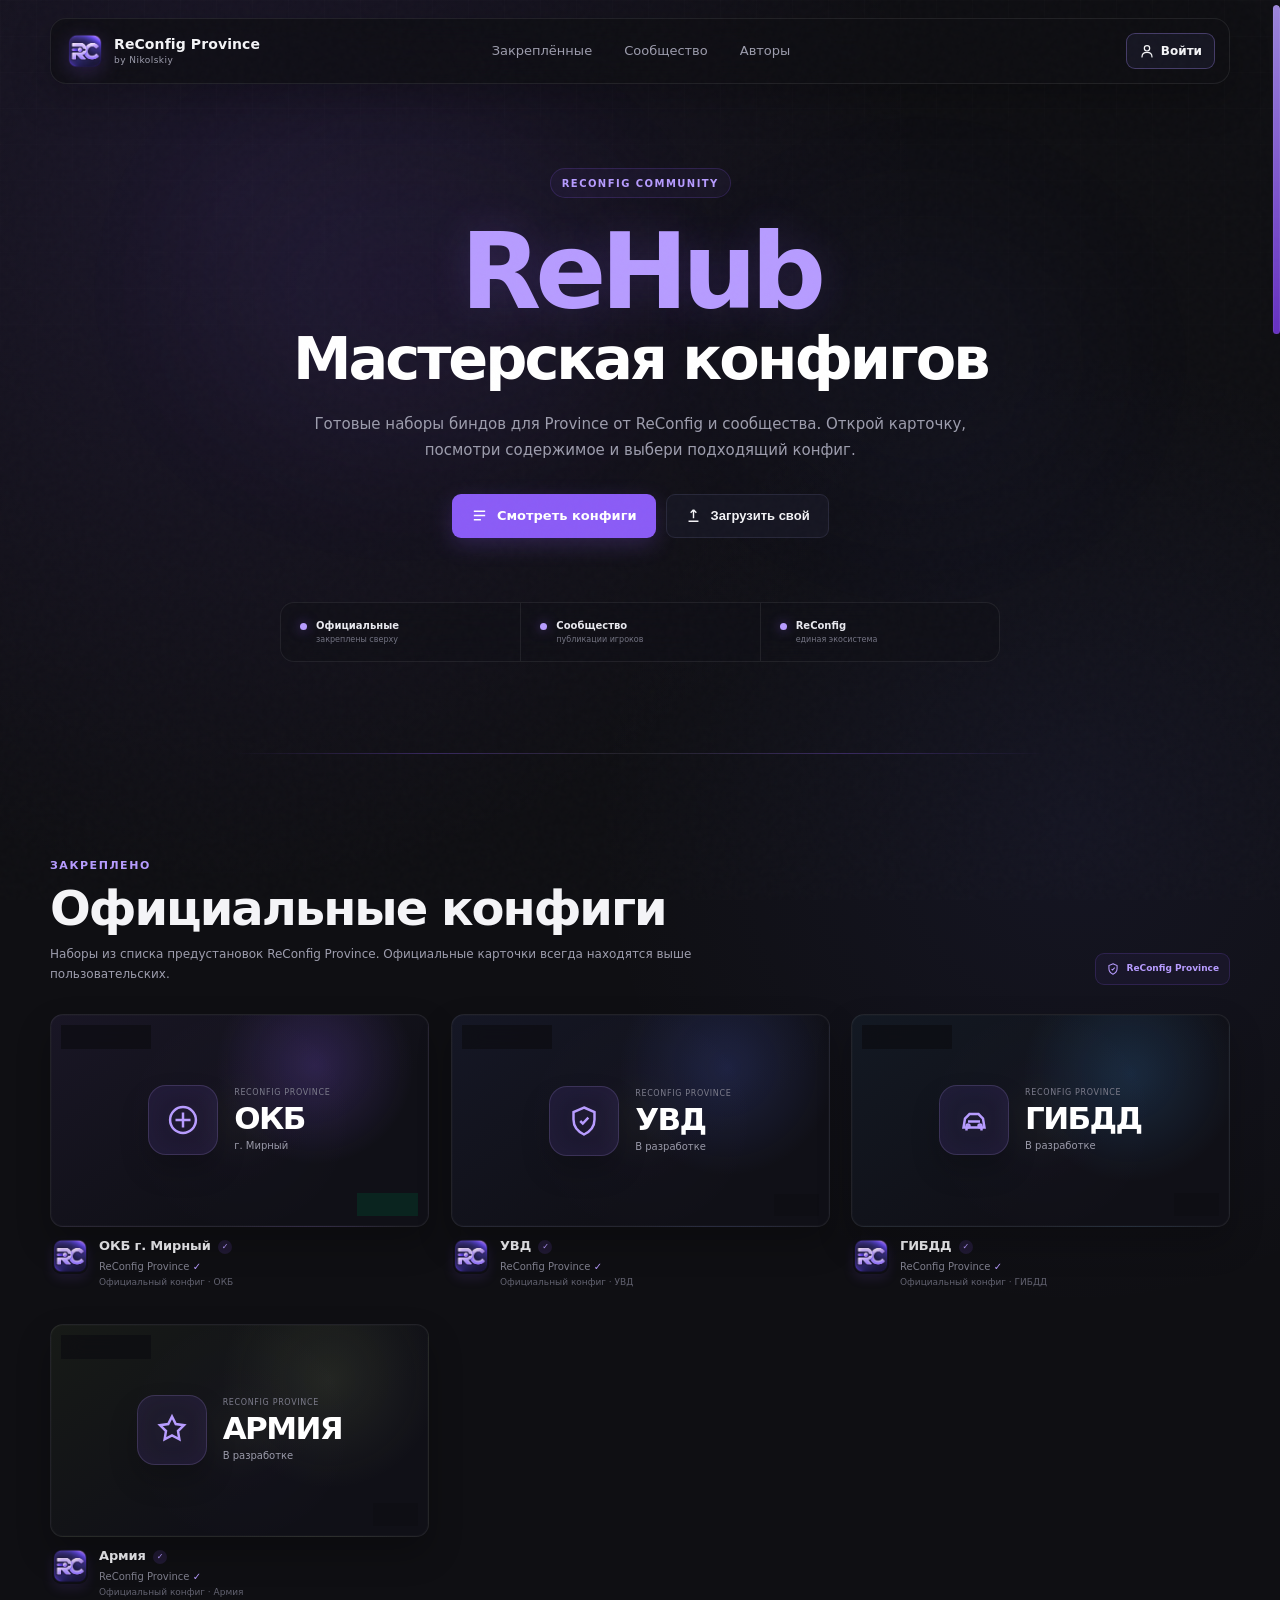
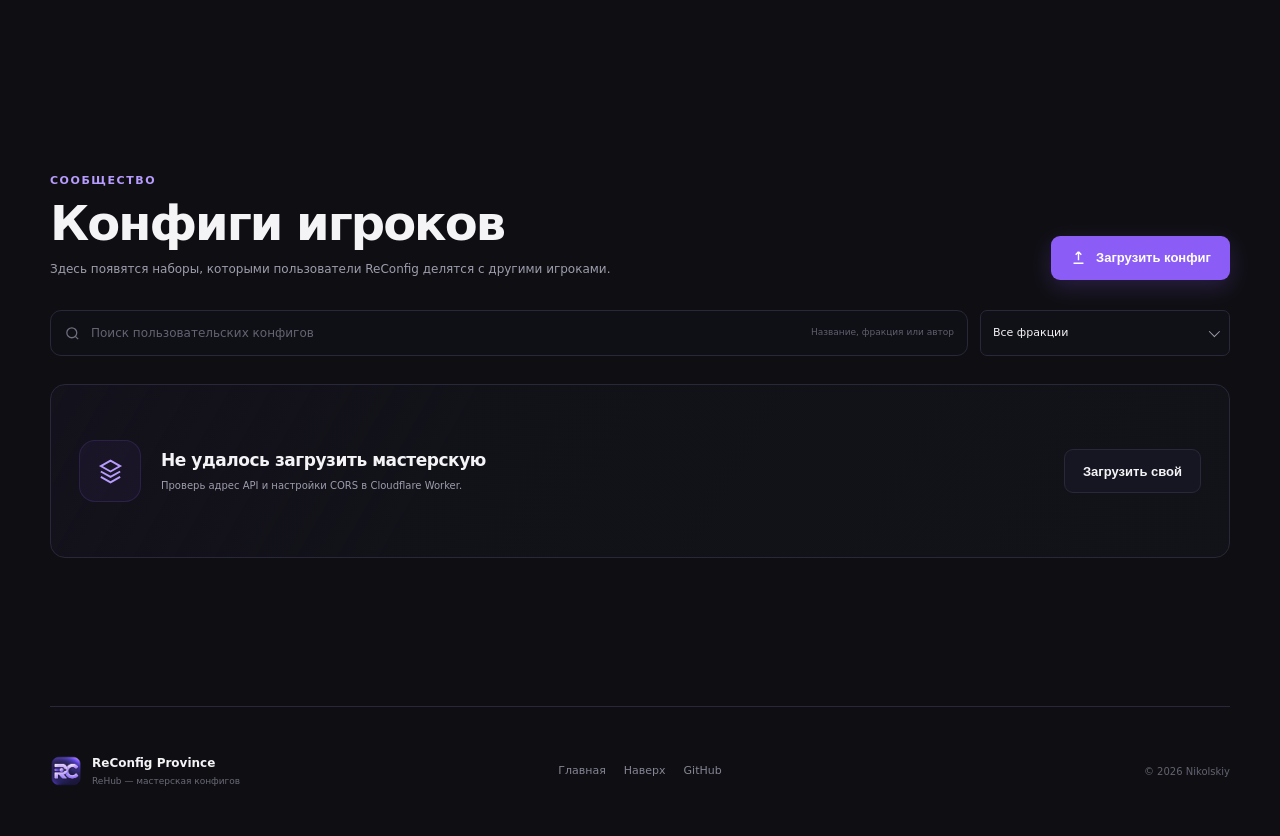
<file: docs/rehub.html>
<!doctype html>
<html lang="ru">
<head>
  <meta charset="utf-8">
  <meta name="viewport" content="width=device-width, initial-scale=1">
  <meta name="theme-color" content="#0f0f13">
  <meta name="description" content="ReHub — мастерская конфигураций и биндов сообщества ReConfig Province.">
  <title>ReHub — мастерская конфигов</title>
  <link rel="icon" href="assets/logo.png" type="image/png">
  <link rel="stylesheet" href="styles.css">
  <link rel="stylesheet" href="rehub.css?v=11">
  <link rel="stylesheet" href="accounts.css?v=15">


</head>
<body class="rehub-page">
  <div class="page-noise" aria-hidden="true"></div>
  <div class="cursor-glow" id="cursorGlow" aria-hidden="true"></div>
  <div class="cursor-dot" id="cursorDot" aria-hidden="true"></div>
  <div class="cursor-ring" id="cursorRing" aria-hidden="true"></div>

  <header class="topbar rehub-topbar" id="topbar">
    <a class="brand interactive" href="index.html" aria-label="Вернуться на ReConfig Province">
      <img src="assets/logo.png" alt="" class="brand-logo">
      <span class="brand-copy">
        <strong>ReConfig Province</strong>
        <small>by Nikolskiy</small>
      </span>
    </a>

    <nav class="nav" aria-label="Навигация ReHub">
      <a href="#official">Закреплённые</a>
      <a href="#community">Сообщество</a>
      <a href="authors.html">Авторы</a>
    </nav>

    <div class="rehub-top-actions">
      <button class="header-github interactive reconfig-login-top" id="openAccount" type="button" aria-label="Войти в аккаунт" title="Войти в аккаунт">
        <svg viewBox="0 0 24 24" aria-hidden="true" fill="none" stroke="currentColor" stroke-width="1.8" stroke-linecap="round" stroke-linejoin="round">
          <circle cx="12" cy="8" r="4"/><path d="M4.5 21c0-4.5 3-7 7.5-7s7.5 2.5 7.5 7"/>
        </svg>
        <span id="accountButtonLabel">Войти</span>
      </button>
    </div>
  </header>

  <main>
    <section class="rehub-intro" id="home">
      <div class="rehub-intro-orb orb-a" aria-hidden="true"></div>
      <div class="rehub-intro-orb orb-b" aria-hidden="true"></div>

      <div class="rehub-intro-copy reveal">
        <span class="rehub-overline">ReConfig Community</span>
        <h1><span>ReHub</span><strong>Мастерская конфигов</strong></h1>
        <p>Готовые наборы биндов для Province от ReConfig и сообщества. Открой карточку, посмотри содержимое и выбери подходящий конфиг.</p>

        <div class="rehub-intro-actions">
          <a class="btn btn-primary interactive" href="#official">
            <svg viewBox="0 0 24 24" aria-hidden="true"><path d="M4 6h16M4 12h16M4 18h10"/></svg>
            Смотреть конфиги
          </a>
          <button class="btn btn-secondary interactive" id="openUploadHero" type="button">
            <svg viewBox="0 0 24 24" aria-hidden="true"><path d="M12 16V4m0 0-4 4m4-4 4 4M5 20h14"/></svg>
            Загрузить свой
          </button>
        </div>
      </div>

      <div class="rehub-intro-strip reveal delay-1" aria-label="Преимущества ReHub">
        <span><i></i><b>Официальные</b><small>закреплены сверху</small></span>
        <span><i></i><b>Сообщество</b><small>публикации игроков</small></span>
        <span><i></i><b>ReConfig</b><small>единая экосистема</small></span>
      </div>
    </section>

    <section class="section rehub-feed-section" id="official">
      <div class="rehub-feed-head reveal">
        <div>
          <span class="kicker">Закреплено</span>
          <h2>Официальные конфиги</h2>
          <p>Наборы из списка предустановок ReConfig Province. Официальные карточки всегда находятся выше пользовательских.</p>
        </div>
        <span class="official-chip">
          <svg viewBox="0 0 24 24" aria-hidden="true" fill="none" stroke="currentColor" stroke-width="1.8"><path d="M12 3 19 6v5c0 4.8-2.9 8-7 10-4.1-2-7-5.2-7-10V6l7-3Z"/><path d="m9.5 12 1.7 1.7 3.7-4"/></svg>
          ReConfig Province
        </span>
      </div>

      <div class="hub-grid" id="hubGrid">
        <article class="hub-video-card interactive-card reveal" tabindex="0" role="button"
          data-category="official okb"
          data-search="окб мирный медицина медицинский reconfig province официальный"
          data-official-slot="okb"
          data-title="ОКБ г. Мирный"
          data-label="ОКБ"
          data-description="Официальный набор биндов для сотрудников Областной клинической больницы г. Мирный."
          data-status="Доступен"
          data-status-kind="ready"
          data-tags="ОКБ|Официальный|ReConfig"
          data-symbol="medical">
          <div class="config-thumb thumb-okb">
            <div class="thumb-grid" aria-hidden="true"></div>
            <div class="thumb-follow" aria-hidden="true">
              <span class="thumb-symbol">
                <svg viewBox="0 0 24 24" fill="none" stroke="currentColor" stroke-width="1.65"><circle cx="12" cy="12" r="8.6"/><path d="M12 7v10M7 12h10"/></svg>
              </span>
              <div class="thumb-copy"><small>ReConfig Province</small><strong>ОКБ</strong><span>г. Мирный</span></div>
            </div>
            <span class="thumb-pin"><svg viewBox="0 0 24 24" fill="none" stroke="currentColor" stroke-width="1.8"><path d="m9 3 6 6-2 2 4 4-2 2-4-4-2 2-6-6 6-6Z"/><path d="m8 16-5 5"/></svg>Закреплено</span>
            <span class="thumb-state ready">Доступен</span>
            <div class="thumb-shine" aria-hidden="true"></div>
          </div>
          <div class="video-card-meta">
            <img class="video-avatar" src="assets/logo.png" alt="">
            <div class="video-card-copy">
              <h3>ОКБ г. Мирный <span class="verified-dot">✓</span></h3>
              <p>ReConfig Province <span>✓</span></p>
              <small>Официальный конфиг · ОКБ</small>
            </div>
          </div>
        </article>

        <article class="hub-video-card interactive-card reveal delay-1" tabindex="0" role="button"
          data-category="official uvd"
          data-search="увд полиция управление внутренних дел reconfig province официальный"
          data-official-slot="uvd"
          data-title="УВД"
          data-label="УВД"
          data-description="Официальный раздел наборов биндов для сотрудников Управления внутренних дел."
          data-status="В разработке"
          data-status-kind="soon"
          data-tags="УВД|Официальный|В разработке"
          data-symbol="shield">
          <div class="config-thumb thumb-uvd">
            <div class="thumb-grid" aria-hidden="true"></div>
            <div class="thumb-follow" aria-hidden="true">
              <span class="thumb-symbol">
                <svg viewBox="0 0 24 24" fill="none" stroke="currentColor" stroke-width="1.65"><path d="M12 3 19 6v5c0 4.8-2.9 8-7 10-4.1-2-7-5.2-7-10V6l7-3Z"/><path d="m9.5 12 1.7 1.7 3.7-4"/></svg>
              </span>
              <div class="thumb-copy"><small>ReConfig Province</small><strong>УВД</strong><span>В разработке</span></div>
            </div>
            <span class="thumb-pin"><svg viewBox="0 0 24 24" fill="none" stroke="currentColor" stroke-width="1.8"><path d="m9 3 6 6-2 2 4 4-2 2-4-4-2 2-6-6 6-6Z"/><path d="m8 16-5 5"/></svg>Закреплено</span>
            <span class="thumb-state soon">Скоро</span>
            <div class="thumb-shine" aria-hidden="true"></div>
          </div>
          <div class="video-card-meta">
            <img class="video-avatar" src="assets/logo.png" alt="">
            <div class="video-card-copy">
              <h3>УВД <span class="verified-dot">✓</span></h3>
              <p>ReConfig Province <span>✓</span></p>
              <small>Официальный конфиг · УВД</small>
            </div>
          </div>
        </article>

        <article class="hub-video-card interactive-card reveal delay-2" tabindex="0" role="button"
          data-category="official gibdd"
          data-search="гибдд дорожная полиция reconfig province официальный"
          data-official-slot="gibdd"
          data-title="ГИБДД"
          data-label="ГИБДД"
          data-description="Официальный раздел конфигураций для Государственной инспекции безопасности дорожного движения."
          data-status="В разработке"
          data-status-kind="soon"
          data-tags="ГИБДД|Официальный|В разработке"
          data-symbol="car">
          <div class="config-thumb thumb-gibdd">
            <div class="thumb-grid" aria-hidden="true"></div>
            <div class="thumb-follow" aria-hidden="true">
              <span class="thumb-symbol">
                <svg viewBox="0 0 24 24" fill="none" stroke="currentColor" stroke-width="1.65"><path d="M5 17h14l-1-6-3-3H9l-3 3-1 6Z"/><path d="M7 17v2M17 17v2M8 13h8"/><circle cx="8" cy="16" r="1"/><circle cx="16" cy="16" r="1"/></svg>
              </span>
              <div class="thumb-copy"><small>ReConfig Province</small><strong>ГИБДД</strong><span>В разработке</span></div>
            </div>
            <span class="thumb-pin"><svg viewBox="0 0 24 24" fill="none" stroke="currentColor" stroke-width="1.8"><path d="m9 3 6 6-2 2 4 4-2 2-4-4-2 2-6-6 6-6Z"/><path d="m8 16-5 5"/></svg>Закреплено</span>
            <span class="thumb-state soon">Скоро</span>
            <div class="thumb-shine" aria-hidden="true"></div>
          </div>
          <div class="video-card-meta">
            <img class="video-avatar" src="assets/logo.png" alt="">
            <div class="video-card-copy">
              <h3>ГИБДД <span class="verified-dot">✓</span></h3>
              <p>ReConfig Province <span>✓</span></p>
              <small>Официальный конфиг · ГИБДД</small>
            </div>
          </div>
        </article>

        <article class="hub-video-card interactive-card reveal" tabindex="0" role="button"
          data-category="official armia"
          data-search="армия военные военнослужащие reconfig province официальный"
          data-official-slot="army"
          data-title="Армия"
          data-label="АРМИЯ"
          data-description="Официальный раздел конфигураций и биндов для военнослужащих Province."
          data-status="В разработке"
          data-status-kind="soon"
          data-tags="Армия|Официальный|В разработке"
          data-symbol="star">
          <div class="config-thumb thumb-army">
            <div class="thumb-grid" aria-hidden="true"></div>
            <div class="thumb-follow" aria-hidden="true">
              <span class="thumb-symbol">
                <svg viewBox="0 0 24 24" fill="none" stroke="currentColor" stroke-width="1.65"><path d="m12 3 2.5 5 5.5.8-4 3.9.9 5.5-4.9-2.6-4.9 2.6.9-5.5-4-3.9 5.5-.8L12 3Z"/></svg>
              </span>
              <div class="thumb-copy"><small>ReConfig Province</small><strong>АРМИЯ</strong><span>В разработке</span></div>
            </div>
            <span class="thumb-pin"><svg viewBox="0 0 24 24" fill="none" stroke="currentColor" stroke-width="1.8"><path d="m9 3 6 6-2 2 4 4-2 2-4-4-2 2-6-6 6-6Z"/><path d="m8 16-5 5"/></svg>Закреплено</span>
            <span class="thumb-state soon">Скоро</span>
            <div class="thumb-shine" aria-hidden="true"></div>
          </div>
          <div class="video-card-meta">
            <img class="video-avatar" src="assets/logo.png" alt="">
            <div class="video-card-copy">
              <h3>Армия <span class="verified-dot">✓</span></h3>
              <p>ReConfig Province <span>✓</span></p>
              <small>Официальный конфиг · Армия</small>
            </div>
          </div>
        </article>
      </div>
    </section>

    <section class="section community-section" id="community">
      <div class="rehub-feed-head reveal">
        <div>
          <span class="kicker">Сообщество</span>
          <h2>Конфиги игроков</h2>
          <p>Здесь появятся наборы, которыми пользователи ReConfig делятся с другими игроками.</p>
        </div>
        <button class="btn btn-primary interactive" id="openUploadCommunity" type="button">
          <svg viewBox="0 0 24 24" aria-hidden="true"><path d="M12 16V4m0 0-4 4m4-4 4 4M5 20h14"/></svg>
          Загрузить конфиг
        </button>
      </div>

      <div class="hub-toolbar community-toolbar reveal">
        <label class="hub-search interactive">
          <svg viewBox="0 0 24 24" aria-hidden="true" fill="none" stroke="currentColor" stroke-width="1.8"><circle cx="11" cy="11" r="7"/><path d="m20 20-4-4"/></svg>
          <input id="hubSearch" type="search" autocomplete="off" placeholder="Поиск пользовательских конфигов">
          <span>Название, фракция или автор</span>
        </label>
        <div class="community-filter-select">
          <select id="communityCategoryFilter" data-program-select aria-label="Фильтр по фракции">
            <option value="all">Все фракции</option>
          </select>
        </div>
      </div>

      <div class="hub-grid community-grid" id="communityGrid" aria-live="polite"></div>

      <div class="hub-no-results" id="hubNoResults" hidden>
        <strong>Ничего не найдено</strong>
        <span>Попробуй изменить запрос или выбрать другую фракцию.</span>
      </div>

      <div class="community-empty reveal" id="communityEmpty">
        <span class="community-empty-mark" aria-hidden="true">
          <svg viewBox="0 0 24 24" fill="none" stroke="currentColor" stroke-width="1.55"><path d="M4 7.5 12 3l8 4.5-8 4.5-8-4.5Z"/><path d="m4 12 8 4.5 8-4.5M4 16.5 12 21l8-4.5"/></svg>
        </span>
        <div>
          <h3 id="communityEmptyTitle">Пока нет опубликованных конфигов</h3>
          <p id="communityEmptyText">Отправь первый набор биндов — после модерации он появится здесь.</p>
        </div>
        <button class="btn btn-secondary interactive" id="openUploadEmpty" type="button">Загрузить свой</button>
      </div>
    </section>
  </main>

  <footer class="rehub-footer">
    <div class="footer-brand"><img src="assets/logo.png" alt=""><div><strong>ReConfig Province</strong><span>ReHub — мастерская конфигов</span></div></div>
    <div class="footer-links"><a href="index.html">Главная</a><a href="#home">Наверх</a><a href="https://github.com/nikolskiy-project/ReConfig-Province" target="_blank" rel="noreferrer">GitHub</a></div>
    <span class="copyright">© <span id="year"></span> Nikolskiy</span>
  </footer>

  <div class="hub-modal-backdrop" id="detailModal" aria-hidden="true">
    <div class="hub-modal hub-detail-modal" role="dialog" aria-modal="true" aria-labelledby="detailTitle">
      <button class="hub-modal-close interactive" id="closeDetail" type="button" aria-label="Закрыть">
        <svg viewBox="0 0 24 24" aria-hidden="true"><path d="M6 6l12 12M18 6 6 18"/></svg>
      </button>

      <div class="hub-detail-scroll" id="detailScroll">
        <div class="detail-layout">
          <div class="detail-preview" id="detailPreview">
          <img class="detail-preview-image" id="detailPreviewImage" alt="" hidden>
          <div class="detail-preview-grid" id="detailPreviewGrid" aria-hidden="true"></div>
          <span class="detail-preview-symbol" id="detailSymbol" aria-hidden="true"></span>
          <div class="detail-preview-copy" id="detailPreviewCopy"><small id="detailPreviewSmall">ReConfig Province</small><strong id="detailPreviewLabel">ОКБ</strong><span id="detailPreviewKind">Официальный конфиг</span></div>
          <span class="detail-preview-badge" id="detailPreviewBadge">Закреплено</span>
        </div>

        <div class="detail-copy">
          <span class="kicker" id="detailKicker">Официальный конфиг</span>
          <h2 id="detailTitle">ОКБ г. Мирный</h2>
          <div class="detail-author"><img id="detailAuthorAvatar" src="assets/logo.png" alt=""><span><strong id="detailAuthorName">ReConfig Province</strong><small id="detailAuthorMeta">Официальный автор · ✓</small></span></div>
          <div class="detail-description" id="detailDescription"></div>
          <div class="detail-tags" id="detailTags"></div>
          <div class="detail-facts">
            <span><small>Формат</small><strong>XML / бинды</strong></span>
            <span id="detailStatusFact"><small>Статус</small><strong id="detailStatus">—</strong></span>
            <div class="detail-gender-fact" id="detailGenderFact" hidden>
              <div class="community-gender-switch" id="detailGenderSwitch" role="group" aria-label="Выбор версии биндов для скачивания">
                <button class="community-gender-button interactive active" type="button" data-gender="male" aria-pressed="true">Мужская</button>
                <button class="community-gender-button interactive" type="button" data-gender="female" aria-pressed="false">Женская</button>
              </div>
            </div>
          </div>
          <div class="detail-actions">
            <button class="btn btn-primary interactive" id="detailPrimary" type="button">Скачать XML</button>
            <button class="btn btn-secondary interactive" id="detailSecondary" type="button">Скопировать ссылку</button>
          </div>
          <p class="detail-note" id="detailNote">Прямая установка из ReHub появится позже. Пока можно скачать XML.</p>
        </div>
      </div>
      </div>
    </div>
  </div>

  <div class="hub-modal-backdrop" id="uploadModal" aria-hidden="true">
    <div class="hub-modal upload-modal" role="dialog" aria-modal="true" aria-labelledby="uploadTitle">
      <div class="hub-modal-head">
        <div><span class="kicker">ReHub</span><h2 id="uploadTitle">Загрузить конфиг</h2></div>
        <button class="hub-modal-close interactive" id="closeUpload" type="button" aria-label="Закрыть">
          <svg viewBox="0 0 24 24" aria-hidden="true"><path d="M6 6l12 12M18 6 6 18"/></svg>
        </button>
      </div>
      <form class="upload-form" id="uploadForm">
        <div class="upload-files-grid">
          <div class="upload-config-wrap">
            <label class="upload-drop interactive" id="uploadDrop">
              <input id="configFile" type="file" accept=".xml,text/xml,application/xml">
              <span class="upload-drop-icon"><svg viewBox="0 0 24 24" fill="none" stroke="currentColor" stroke-width="1.8"><path d="M12 16V4m0 0-4 4m4-4 4 4M5 20h14"/></svg></span>
              <strong id="uploadFileTitle">Выбрать XML-конфиг</strong>
              <small id="uploadFileMeta">До 1 МБ · будет экспортирован только блок &lt;binds&gt;</small>
            </label>
            <button type="button" id="clearConfigFile" class="upload-file-clear interactive" title="Убрать выбранный XML" aria-label="Убрать выбранный XML" hidden>
              <svg viewBox="0 0 24 24" fill="none" stroke="currentColor" stroke-width="1.8" stroke-linecap="round"><path d="M6 6l12 12M18 6 6 18"/></svg>
            </button>
          </div>

          <label class="upload-drop preview-upload-drop interactive" id="previewDrop">
            <input id="previewFile" type="file" accept="image/jpeg,image/png,image/webp">
            <img id="previewImage" alt="Предпросмотр превью" hidden>
            <span class="upload-drop-icon" id="previewDropIcon"><svg viewBox="0 0 24 24" fill="none" stroke="currentColor" stroke-width="1.8"><rect x="3.5" y="4" width="17" height="16" rx="2"/><circle cx="9" cy="9" r="1.5"/><path d="m5.5 17 4.2-4.2 3 3 2.1-2.1 3.7 3.3"/></svg></span>
            <strong id="previewFileTitle">Добавить превью</strong>
            <small id="previewFileMeta">JPG / PNG / WebP · авто до 1280×720 и 600 КБ</small>
          </label>
        </div>

        <div class="upload-fields">
          <label><span>Название</span><input type="text" name="title" placeholder="Например: ОКБ — ночная смена" maxlength="70" required></label>
          <label><span>Автор</span><input type="text" name="author" placeholder="Ник на Province" maxlength="40" required></label>
          <label><span>Категория</span>
            <select name="category" data-program-select required>
              <option value="ОКБ">ОКБ</option>
              <option value="ГИБДД">ГИБДД</option>
              <option value="УВД">УВД</option>
              <option value="Армия">Армия</option>
              <option value="Другое">Другое</option>
            </select>
          </label>
          <div class="community-gender-field" aria-label="Версия XML-конфига">
            <span>Версия биндов</span>
            <div class="community-gender-switch" id="communityUploadGender" role="group" aria-label="Пол персонажа">
              <button class="community-gender-button interactive active" type="button" data-gender="male" aria-pressed="true">Мужская <i class="community-gender-ready" id="communityReadyMale" aria-hidden="true"></i></button>
              <button class="community-gender-button interactive" type="button" data-gender="female" aria-pressed="false">Женская <i class="community-gender-ready" id="communityReadyFemale" aria-hidden="true"></i></button>
            </div>
          </div>
          <div class="wide rehub-markdown-field"><span>Описание</span>
            <textarea name="description" rows="4" maxlength="5000" required placeholder="Описание: переносы строк, **жирный текст**, списки и ссылки"></textarea>
            <div class="rehub-markdown-toolbar" role="toolbar" aria-label="Форматировать выделенный текст Markdown">
              <button type="button" data-md="bold" title="Жирный (Ctrl+B)" aria-label="Жирный"><strong>Ж</strong></button>
              <button type="button" data-md="italic" title="Курсив (Ctrl+I)" aria-label="Курсив"><em>К</em></button>
              <button type="button" data-md="heading" title="Заголовок" aria-label="Заголовок">H</button>
              <button type="button" data-md="list" title="Маркированный список" aria-label="Список">☷</button>
              <button type="button" data-md="quote" title="Цитата" aria-label="Цитата">❞</button>
              <button type="button" data-md="code" title="Код" aria-label="Код">&lt;/&gt;</button>
              <button type="button" data-md="link" title="Добавить ссылку" aria-label="Ссылка"><svg viewBox="0 0 24 24" aria-hidden="true"><path d="m16 6-8.5 8.5a3 3 0 0 0 4.24 4.24l8.48-8.48a5 5 0 0 0-7.07-7.07l-8.49 8.48a7 7 0 0 0 9.9 9.9l8.49-8.49"/></svg></button>
            </div>
          </div>
        </div>
        <section class="upload-guide" id="uploadGuide" aria-labelledby="uploadGuideHeading">
          <button class="upload-guide-toggle interactive" id="uploadGuideToggle" type="button" aria-expanded="false" aria-controls="uploadGuideContent">
            <span class="upload-guide-icon" aria-hidden="true"><svg viewBox="0 0 24 24" fill="none" stroke="currentColor" stroke-width="1.7" stroke-linecap="round" stroke-linejoin="round"><path d="M8 4.5h9a2 2 0 0 1 2 2V19a2 2 0 0 1-2 2H7a2 2 0 0 1-2-2V7.5a3 3 0 0 1 3-3Z"/><path d="M9 10h6m-6 4h6m-6 4h3"/><path d="M5 8h4V4"/></svg></span>
            <span class="upload-guide-heading">
              <strong id="uploadGuideHeading">Как подготовить бинды?</strong>
              <small>5 простых советов для публикации</small>
            </span>
            <span class="upload-guide-optional">Необязательно</span>
            <svg class="upload-guide-chevron" viewBox="0 0 24 24" aria-hidden="true" fill="none" stroke="currentColor" stroke-width="1.8" stroke-linecap="round" stroke-linejoin="round"><path d="m6 9 6 6 6-6"/></svg>
          </button>
          <div class="upload-guide-expand" id="uploadGuideContent" aria-hidden="true">
            <div class="upload-guide-clip">
              <div class="upload-guide-body">
                <ol class="upload-guide-list">
                  <li><span class="upload-guide-step">01</span><div><strong>Оставьте только бинды</strong><p>По возможности подготовьте XML с блоком <code>&lt;binds&gt;…&lt;/binds&gt;</code>, без остальных игровых настроек.</p></div></li>
                  <li><span class="upload-guide-step">02</span><div><strong>Используйте переменные</strong><p>Вместо личных данных укажите <code>{fio}</code>, <code>{rank}</code>, <code>{department}</code> — так бинды легче адаптировать.</p></div></li>
                  <li><span class="upload-guide-step">03</span><div><strong>Учтите пол персонажа</strong><p>Если команды отличаются по роду («достал» / «достала»), можно загрузить две версии.</p></div></li>
                  <li><span class="upload-guide-step">04</span><div><strong>Проверьте команды</strong><p>Протестируйте бинды в игре и убедитесь, что клавиши не конфликтуют.</p></div></li>
                  <li><span class="upload-guide-step">05</span><div><strong>Добавьте понятное описание</strong><p>Расскажите, для чего набор, как его использовать, и при желании добавьте превью.</p></div></li>
                </ol>
                <p class="upload-guide-footnote">Это рекомендации, а не требования к публикации.</p>
              </div>
            </div>
          </div>
        </section>
        <div class="upload-actions">
          <button class="btn btn-secondary interactive" id="cancelUpload" type="button">Отмена</button>
          <button class="btn btn-primary interactive" id="uploadSubmit" type="submit">Отправить на модерацию</button>
        </div>
      </form>
    </div>
  </div>

  <div class="community-optional-overlay" id="communityOptionalOverlay" hidden>
    <section class="community-optional-dialog" role="dialog" aria-modal="true" aria-labelledby="communityOptionalTitle">
      <span class="kicker">Дополнительная версия</span>
      <h3 id="communityOptionalTitle">Можно добавить вторую версию</h3>
      <p id="communityOptionalText">При желании добавь другую версию биндов. Для публикации достаточно одной.</p>
      <label class="community-optional-remember"><input id="communityOptionalRemember" type="checkbox"> Больше не показывать</label>
      <div class="community-optional-actions">
        <button class="btn btn-secondary interactive" type="button" id="communityOptionalAdd">Добавить версию</button>
        <button class="btn btn-primary interactive" type="button" id="communityOptionalOk">ОК, отправить</button>
      </div>
    </section>
  </div>

  <div class="account-overlay" id="accountOverlay" hidden aria-hidden="true">
    <section class="account-dialog" role="dialog" aria-modal="true" aria-labelledby="accountDialogTitle">
      <button type="button" class="account-close interactive" id="accountClose" aria-label="Закрыть">×</button>
      <span class="kicker">ReConfig Province</span>
      <h2 id="accountDialogTitle">Вход в мастерскую</h2>
      <p class="account-lead">Собственные публикации, библиотека автора и подтверждённый профиль.</p>
      <div class="account-tabs" role="group" aria-label="Действие с аккаунтом">
        <button type="button" class="account-tab active interactive" data-account-mode="login">Вход</button>
        <button type="button" class="account-tab interactive" data-account-mode="register">Регистрация</button>
      </div>
      <form id="accountForm" autocomplete="on">
        <label>Логин <input name="username" minlength="3" maxlength="24" pattern="[A-Za-z][A-Za-z0-9_]{2,23}" autocomplete="username" required placeholder="Example_Player"></label>
        <label>Пароль <input name="password" type="password" minlength="10" maxlength="128" autocomplete="current-password" required placeholder="Не менее 10 символов"></label>
        <label class="account-confirm" hidden>Повтори пароль <input name="confirm" type="password" minlength="10" maxlength="128" autocomplete="new-password" placeholder="Повтори пароль"></label>
        <p id="accountError" class="account-error" role="alert" hidden></p>
        <button type="submit" class="btn btn-primary interactive account-submit">Войти</button>
      </form>
      <div class="account-password-tip" role="note"><svg viewBox="0 0 24 24" width="15" height="15" fill="none" stroke="currentColor" stroke-width="1.8"><path d="M12 2.7 20 6v6c0 5-3 8.2-8 9.5C7 20.2 4 17 4 12V6l8-3.3Z"/><path d="m9 12 2 2 4-4"/></svg><span>Используйте <strong>разные пароли для разных сайтов</strong>. Не повторяйте пароль от игры или почты.</span></div>
      <p class="account-footnote">Пароль не публикуется. Сессия сохраняется только до закрытия вкладки.</p>
    </section>
  </div>

  <div class="hub-toast" id="hubToast" role="status" aria-live="polite"></div>

  <script src="rehub-rich-editor.js?v=33"></script>
  <script src="rehub-config.js?v=1"></script>
  <script src="rehub.js?v=14"></script>
  <script src="accounts.js?v=4"></script>
  <script src="profile-panel.js?v=15"></script>
  <script src="community-feedback.js?v=14"></script>
</body>
</html>
</file>
<file: docs/styles.css>
:root {
  --bg: #0f0f13;
  --bg-soft: #13131b;
  --card: #161622;
  --card-hover: #1e1e2d;
  --border: #28283a;
  --border-bright: #393950;
  --accent: #8b5cf6;
  --accent-hover: #7c3aed;
  --accent-light: #b79cff;
  --text: #f4f4f7;
  --muted: #9d9dad;
  --success: #10b981;
  --danger: #ef4444;
  --max: 1180px;
}

* { box-sizing: border-box; margin: 0; padding: 0; user-select: none; -webkit-user-select: none; }
html { scroll-behavior: smooth; scrollbar-width: none; }
html, body { -ms-overflow-style: none; }

/* Нативный scrollbar скрыт полностью: никаких системных стрелок/кнопок.
   Вместо него справа рисуется собственный скруглённый ползунок. */
html::-webkit-scrollbar,
body::-webkit-scrollbar {
  width: 0;
  height: 0;
  display: none;
}

.site-scrollbar {
  position: fixed;
  z-index: 9500;
  top: 5px;
  right: 0;
  bottom: 5px;
  width: 8px;
  background: transparent;
  pointer-events: none;
}
.site-scrollbar-thumb {
  position: absolute;
  top: 0;
  right: 0;
  width: 7px;
  min-height: 52px;
  border-radius: 999px;
  background: linear-gradient(180deg, rgba(183,156,255,.92), rgba(124,58,237,.88));
  box-shadow: inset 0 0 0 1px rgba(255,255,255,.07), 0 0 10px rgba(139,92,246,.12);
  pointer-events: auto;
  cursor: none;
  transition: width .15s ease, background .15s ease, box-shadow .15s ease, opacity .15s ease;
  opacity: .92;
}
.site-scrollbar-thumb:hover {
  width: 8px;
  background: linear-gradient(180deg, #c5b0ff, #8b5cf6);
  box-shadow: inset 0 0 0 1px rgba(255,255,255,.10), 0 0 14px rgba(139,92,246,.22);
  opacity: 1;
}
.site-scrollbar-thumb.dragging {
  width: 8px;
  background: linear-gradient(180deg, #b79cff, #7c3aed);
  opacity: 1;
}
.site-scrollbar.hidden { opacity: 0; }

@media (pointer: coarse), (max-width: 899px) {
  .site-scrollbar { display: none; }
}
body {
  min-height: 100vh;
  background:
    radial-gradient(circle at 18% 8%, rgba(139,92,246,.10), transparent 28%),
    radial-gradient(circle at 84% 34%, rgba(99,102,241,.07), transparent 25%),
    var(--bg);
  color: var(--text);
  font-family: "Segoe UI", Inter, system-ui, -apple-system, BlinkMacSystemFont, sans-serif;
  line-height: 1.5;
  overflow-x: hidden;
}
body::before {
  content: "";
  position: fixed;
  inset: 0;
  pointer-events: none;
  background-image: linear-gradient(rgba(255,255,255,.012) 1px, transparent 1px), linear-gradient(90deg, rgba(255,255,255,.012) 1px, transparent 1px);
  background-size: 36px 36px;
  mask-image: linear-gradient(to bottom, #000, transparent 78%);
  z-index: -1;
}
::selection { background: transparent; color: inherit; }
img { -webkit-user-drag: none; user-drag: none; }
a { color: inherit; text-decoration: none; }
button, a { -webkit-tap-highlight-color: transparent; }
code { font-family: "Cascadia Code", Consolas, monospace; color: var(--accent-light); font-size: .94em; }

.page-noise { position: fixed; inset: 0; opacity: .028; pointer-events: none; z-index: 999; background-image: url("data:image/svg+xml,%3Csvg viewBox='0 0 180 180' xmlns='http://www.w3.org/2000/svg'%3E%3Cfilter id='n'%3E%3CfeTurbulence type='fractalNoise' baseFrequency='.85' numOctaves='3' stitchTiles='stitch'/%3E%3C/filter%3E%3Crect width='100%25' height='100%25' filter='url(%23n)' opacity='.7'/%3E%3C/svg%3E"); }

.topbar {
  position: fixed;
  top: 18px;
  left: 50%;
  transform: translateX(-50%);
  z-index: 50;
  width: min(calc(100% - 32px), var(--max));
  height: 66px;
  padding: 0 14px 0 16px;
  display: grid;
  grid-template-columns: 1fr auto 1fr;
  align-items: center;
  border: 1px solid rgba(255,255,255,.08);
  border-radius: 16px;
  background: rgba(15,15,19,.78);
  backdrop-filter: blur(18px) saturate(140%);
  box-shadow: 0 14px 40px rgba(0,0,0,.24);
  transition: background .2s ease, border-color .2s ease, transform .2s ease;
}
.topbar.scrolled { background: rgba(15,15,19,.93); border-color: var(--border); }
.brand { display: inline-flex; align-items: center; gap: 11px; justify-self: start; }
.brand-logo { width: 36px; height: 36px; filter: drop-shadow(0 5px 10px rgba(139,92,246,.22)); }
.brand-copy { display: flex; flex-direction: column; line-height: 1.05; }
.brand-copy strong { font-size: 14px; font-weight: 650; letter-spacing: .1px; }
.brand-copy small { font-size: 9px; color: var(--muted); margin-top: 4px; letter-spacing: .45px; }
.nav { display: flex; gap: 6px; }
.nav a { color: var(--muted); font-size: 13px; padding: 9px 13px; border-radius: 9px; transition: color .16s ease, background .16s ease; }
.nav a:hover { color: #fff; background: rgba(255,255,255,.045); }
.header-github { justify-self: end; display: inline-flex; align-items: center; gap: 6px; font-size: 12px; font-weight: 600; padding: 9px 12px; border-radius: 9px; border: 1px solid var(--border); background: var(--card); transition: .18s ease; }
.header-github:hover { border-color: var(--accent); color: var(--accent-light); background: var(--card-hover); }
 .header-github svg { width: 16px; height: 16px; flex: 0 0 16px; }
.header-github .github-mark { fill: currentColor; stroke: none; }
.header-github span { line-height: 1; }

.section { width: min(calc(100% - 36px), var(--max)); margin: 0 auto; padding: 112px 0; position: relative; }
.section-tight { padding-top: 88px; }
.hero { min-height: 100vh; display: grid; grid-template-columns: .92fr 1.08fr; gap: 74px; align-items: center; padding-top: 130px; padding-bottom: 70px; }
.hero-copy { position: relative; z-index: 2; }
.eyebrow, .kicker { color: var(--accent-light); text-transform: uppercase; font-size: 11px; font-weight: 700; letter-spacing: 1.55px; }
.eyebrow { display: inline-flex; align-items: center; gap: 8px; margin-bottom: 24px; padding: 7px 10px; border: 1px solid rgba(139,92,246,.2); border-radius: 100px; background: rgba(139,92,246,.07); }
.status-dot { width: 6px; height: 6px; border-radius: 50%; background: var(--success); box-shadow: 0 0 9px rgba(16,185,129,.8); }
.hero h1 { font-size: clamp(48px, 6vw, 78px); line-height: .98; letter-spacing: -3.3px; font-weight: 680; }
.hero h1 span { color: var(--accent-light); text-shadow: 0 0 28px rgba(139,92,246,.16); }
.hero-lead { max-width: 610px; font-size: 17px; line-height: 1.72; color: var(--muted); margin-top: 26px; }
.hero-actions { display: flex; gap: 10px; margin-top: 32px; }
.btn { min-height: 44px; display: inline-flex; align-items: center; justify-content: center; gap: 9px; padding: 0 18px; border-radius: 9px; border: 1px solid transparent; font-size: 13px; font-weight: 600; transition: transform .16s ease, background .16s ease, border-color .16s ease, box-shadow .16s ease, color .16s ease; }
.btn svg { width: 17px; height: 17px; stroke: currentColor; fill: none; stroke-width: 2; }
.btn:hover { transform: translateY(-1px); }
.btn-primary { color: #fff; background: var(--accent); box-shadow: 0 7px 22px rgba(139,92,246,.22); }
.btn-primary:hover { background: var(--accent-hover); box-shadow: 0 10px 30px rgba(139,92,246,.32); }
.btn-secondary { color: var(--text); background: var(--card); border-color: var(--border); }
.btn-secondary:hover { background: var(--card-hover); border-color: var(--border-bright); }
.btn-wide { width: 100%; }
.btn.disabled { pointer-events: none; opacity: .48; }
.hero-meta { display: flex; align-items: center; gap: 11px; color: #757586; font-size: 11px; margin-top: 17px; }
.meta-separator { width: 3px; height: 3px; border-radius: 50%; background: #4a4a59; }

.hero-orb { position: absolute; border-radius: 50%; pointer-events: none; filter: blur(80px); opacity: .35; }
.orb-one { width: 340px; height: 340px; background: rgba(139,92,246,.15); top: 13%; right: 19%; }
.orb-two { width: 280px; height: 280px; background: rgba(99,102,241,.12); bottom: 12%; right: 2%; }
.app-showcase { position:relative; min-width:0; perspective:1200px; }
.preview-frame {
  --shine-x:50%;
  --shine-y:50%;
  position:relative;
  border:1px solid var(--border-bright);
  border-radius:12px;
  background:#0d0d11;
  padding:1px;
  overflow:hidden;
  box-shadow:0 28px 70px rgba(0,0,0,.38),0 0 0 1px rgba(139,92,246,.035),0 0 45px rgba(139,92,246,.07);
  transform:perspective(1050px) translate3d(0,0,0) rotateX(0deg) rotateY(0deg);
  transform-style:preserve-3d;
  will-change:transform;
  transition:box-shadow .22s ease,border-color .22s ease;
}
.preview-frame:hover { border-color:rgba(139,92,246,.48); box-shadow:0 36px 84px rgba(0,0,0,.44),0 0 58px rgba(139,92,246,.12); }
.preview-frame img { display:block; width:100%; height:auto; border-radius:10px; pointer-events:none; transform:translateZ(12px); image-rendering:auto; -webkit-backface-visibility:hidden; backface-visibility:hidden; }
.preview-shine { position:absolute; inset:-1px; pointer-events:none; background:radial-gradient(circle at var(--shine-x) var(--shine-y),rgba(255,255,255,.08),rgba(139,92,246,.035) 24%,transparent 53%); opacity:.55; mix-blend-mode:screen; transition:opacity .2s ease; }
.preview-frame:hover .preview-shine { opacity:.92; }
.window-titlebar { height: 32px; padding-left: 13px; display: flex; align-items: center; justify-content: space-between; color: #757582; font-size: 10px; border-bottom: 1px solid rgba(255,255,255,.02); }
.window-buttons { display: flex; align-self: stretch; }
.window-buttons i { width: 39px; border-left: 1px solid rgba(255,255,255,.018); position: relative; }
.window-buttons i::after { content:""; position:absolute; width: 10px; height: 1px; background:#6f6f7a; top:50%; left:50%; transform: translate(-50%,-50%); }
.window-buttons i:nth-child(2)::after { height: 8px; border:1px solid #6f6f7a; background:transparent; }
.window-buttons .close::after { width: 9px; height: 9px; background: linear-gradient(45deg, transparent 46%, #6f6f7a 47% 53%, transparent 54%), linear-gradient(-45deg, transparent 46%, #6f6f7a 47% 53%, transparent 54%); }
.app-head { margin: 0 20px; padding: 18px 0 14px; border-bottom: 1px solid #242433; display: flex; justify-content: space-between; align-items: center; }
.app-brand { display:flex; align-items:center; gap:10px; }
.app-brand img { width: 34px; height: 34px; }
.app-brand div { display:flex; flex-direction:column; line-height:1; }
.app-brand strong { font-size: 14px; }
.app-brand small { color:#777785; font-size:8px; margin-top:5px; }
.app-tools { display:flex; gap:8px; }
.app-tools button { width: 34px; height: 34px; border: 1px solid #28283a; border-radius: 8px; color: #c9c9d4; background:#171721; font-size:13px; }
.app-grid { padding: 34px 26px; display:grid; grid-template-columns:repeat(3,1fr); gap:14px; }
.config-card { min-height: 190px; border-radius: 11px; border:1px solid #272738; background:#161622; display:flex; align-items:center; justify-content:center; flex-direction:column; position:relative; gap:12px; }
.config-card.active { border-color: var(--accent); box-shadow:0 0 18px rgba(139,92,246,.18); background:linear-gradient(145deg, rgba(139,92,246,.10), #161622); }
.config-card.add { background:transparent; border-style:dashed; }
.active-pill { position:absolute; top:8px; left:8px; padding:3px 7px; border-radius:99px; font-size:8px; background:rgba(16,185,129,.14); color:#34d399; }
.card-icon { width:54px; height:54px; display:grid; place-items:center; font-size:32px; color:var(--accent-light); }
.config-card strong { font-size: 13px; font-weight: 600; }
.app-glow { position:absolute; width:260px; height:260px; right:-110px; bottom:-150px; border-radius:50%; background:var(--accent); filter:blur(100px); opacity:.13; }

.section-heading { max-width: 780px; margin-bottom: 48px; }
.section-heading.compact { margin-bottom: 36px; }
.section-heading h2, .versions-head h2, .download-copy h2 { font-size: clamp(33px, 4vw, 52px); line-height: 1.08; letter-spacing: -1.8px; margin-top: 11px; font-weight: 650; }
.section-heading p, .versions-head p { color: var(--muted); font-size: 15px; max-width: 650px; margin-top: 18px; line-height: 1.7; }
.about-grid { display: grid; grid-template-columns: repeat(3, 1fr); gap: 14px; }
.about-card { position: relative; min-height: 285px; padding: 26px; border:1px solid var(--border); border-radius:14px; background:linear-gradient(160deg, rgba(255,255,255,.024), rgba(255,255,255,.008)); overflow:hidden; transition: transform .2s ease, border-color .2s ease, background .2s ease; }
.about-card:hover { transform: translateY(-4px); border-color: rgba(139,92,246,.5); background:linear-gradient(160deg, rgba(139,92,246,.055), rgba(255,255,255,.012)); }
.about-card .number { position:absolute; right:22px; top:18px; color:#4c4c5b; font-size:11px; font-family:monospace; }
.feature-icon { width:48px; height:48px; border-radius:11px; display:grid; place-items:center; border:1px solid rgba(139,92,246,.22); background:rgba(139,92,246,.08); margin-bottom:42px; }
.feature-icon svg { width:22px; height:22px; fill:none; stroke:var(--accent-light); stroke-width:1.6; }
.about-card h3 { font-size:18px; margin-bottom:10px; }
.about-card p { color:var(--muted); font-size:13px; line-height:1.68; }

.feature-list { border-top:1px solid var(--border); }
.feature-row { display:grid; grid-template-columns:70px 1fr 40px; gap:20px; align-items:center; min-height:122px; border-bottom:1px solid var(--border); transition: background .18s ease, padding .18s ease; }
.feature-row:hover { background:rgba(139,92,246,.035); padding:0 14px; }
.feature-row > span { font-family:monospace; color:#565666; font-size:11px; }
.feature-row h3 { font-size:18px; margin-bottom:5px; }
.feature-row p { color:var(--muted); font-size:13px; }
.feature-row i { justify-self:end; font-style:normal; color:#565666; font-size:17px; transition:transform .18s ease, color .18s ease; }
.feature-row:hover i { transform:translate(3px,-3px); color:var(--accent-light); }

.download-section { padding-top: 80px; }
.download-panel { display:grid; grid-template-columns:1.2fr .8fr; gap:28px; padding:42px; border:1px solid var(--border); border-radius:18px; background:linear-gradient(135deg, rgba(139,92,246,.075), rgba(22,22,34,.82) 44%, rgba(22,22,34,.58)); position:relative; overflow:hidden; }
.download-panel::after { content:""; position:absolute; width:330px; height:330px; right:-100px; top:-160px; border-radius:50%; background:var(--accent); filter:blur(120px); opacity:.10; pointer-events:none; }
.download-copy { position:relative; z-index:1; }
.download-copy > p { margin-top:16px; color:var(--muted); max-width:600px; font-size:14px; line-height:1.65; white-space:pre-line; }
.release-facts { display:flex; gap:32px; margin-top:32px; flex-wrap:wrap; }
.release-facts div { display:flex; flex-direction:column; gap:4px; }
.release-facts span { color:#777786; font-size:10px; text-transform:uppercase; letter-spacing:.8px; }
.release-facts strong { font-size:13px; font-weight:600; }
.download-action-card { position:relative; z-index:1; padding:28px; border-radius:14px; border:1px solid rgba(255,255,255,.07); background:rgba(15,15,19,.6); display:flex; flex-direction:column; align-items:center; justify-content:center; text-align:center; }
.download-icon-wrap { width:82px; height:82px; border-radius:19px; display:grid; place-items:center; margin-bottom:15px; background:rgba(139,92,246,.07); border:1px solid rgba(139,92,246,.15); }
.download-icon-wrap img { width:60px; height:60px; }
.download-action-card > strong { font-size:15px; }
.download-action-card > span { color:var(--muted); font-size:11px; margin:4px 0 20px; }
.release-link { margin-top:13px; color:#888899; font-size:11px; transition:color .16s ease; }
.release-link:hover { color:var(--accent-light); }

.versions-head { display:flex; align-items:end; justify-content:space-between; gap:30px; margin-bottom:34px; }
.releases-list { display:flex; flex-direction:column; border-top:1px solid var(--border); }
.release-item { display:grid; grid-template-columns:170px 1fr auto; gap:28px; align-items:center; min-height:112px; border-bottom:1px solid var(--border); padding:18px 0; }
.release-ver { display:flex; align-items:center; gap:10px; }
.release-ver strong { font-size:15px; }
.release-badge { padding:3px 7px; border-radius:99px; font-size:8px; font-weight:700; text-transform:uppercase; letter-spacing:.6px; background:rgba(139,92,246,.10); color:var(--accent-light); border:1px solid rgba(139,92,246,.2); }
.release-badge.required { color:#fca5a5; background:rgba(239,68,68,.08); border-color:rgba(239,68,68,.18); }
.release-info h3 { font-size:14px; margin-bottom:5px; }
.release-info p { font-size:12px; color:var(--muted); display:-webkit-box; -webkit-line-clamp:2; -webkit-box-orient:vertical; overflow:hidden; white-space:pre-line; }
.release-actions { display:flex; align-items:center; gap:8px; }
.release-date { color:#676777; font-size:10px; margin-right:6px; }
.release-download { width:34px; height:34px; display:grid; place-items:center; border:1px solid var(--border); border-radius:8px; color:#b7b7c2; background:var(--card); transition:.16s ease; }
.release-download:hover { border-color:var(--accent); color:var(--accent-light); }
.release-download svg { width:15px; height:15px; fill:none; stroke:currentColor; stroke-width:2; }
.empty-state { color:var(--muted); border:1px dashed var(--border); border-radius:12px; padding:28px; text-align:center; font-size:13px; margin-top:12px; }
.release-skeleton { min-height:108px; display:grid; grid-template-columns:150px 1fr; gap:24px; align-items:center; border-bottom:1px solid var(--border); }
.release-skeleton i, .release-skeleton b, .release-skeleton span { display:block; border-radius:6px; background:linear-gradient(90deg,#181823,#20202d,#181823); background-size:200% 100%; animation:shimmer 1.4s linear infinite; }
.release-skeleton i { width:80px; height:18px; }
.release-skeleton b { width:180px; height:14px; margin-bottom:9px; }
.release-skeleton span { width:70%; height:11px; }
@keyframes shimmer { to { background-position:-200% 0; } }

.faq-grid { display:grid; grid-template-columns:repeat(3,1fr); gap:14px; align-items:start; }
.faq-item { border:1px solid var(--border); border-radius:12px; background:rgba(22,22,34,.5); min-height:0; overflow:hidden; transition:border-color .22s ease, background .22s ease, box-shadow .28s ease, transform .28s cubic-bezier(.22,1,.36,1); }
.faq-item:hover { border-color:rgba(139,92,246,.42); }
.faq-item.open { border-color:rgba(139,92,246,.42); background:rgba(24,24,38,.72); box-shadow:0 16px 34px rgba(0,0,0,.17), 0 0 24px rgba(139,92,246,.055); transform:translateY(-2px); }
.faq-summary { width:100%; min-height:54px; padding:16px 18px; border:0; background:transparent; color:var(--text); display:flex; align-items:center; justify-content:space-between; gap:14px; text-align:left; font:inherit; font-size:14px; font-weight:600; }
.faq-summary i { position:relative; width:17px; height:17px; flex:0 0 17px; }
.faq-summary i::before, .faq-summary i::after { content:""; position:absolute; left:50%; top:50%; width:11px; height:1px; border-radius:2px; background:var(--accent-light); transform:translate(-50%,-50%); transition:transform .32s cubic-bezier(.22,1,.36,1), opacity .22s ease; }
.faq-summary i::after { transform:translate(-50%,-50%) rotate(90deg); }
.faq-item.open .faq-summary i::after { transform:translate(-50%,-50%) rotate(0deg); opacity:0; }
.faq-answer { display:grid; grid-template-rows:0fr; opacity:0; transition:grid-template-rows .38s cubic-bezier(.22,1,.36,1), opacity .22s ease; }
.faq-answer > div { min-height:0; overflow:hidden; }
.faq-item.open .faq-answer { grid-template-rows:1fr; opacity:1; }
.faq-item p { color:var(--muted); font-size:12px; line-height:1.65; padding:0 18px 17px; transform:translateY(-5px); transition:transform .34s cubic-bezier(.22,1,.36,1); }
.faq-item.open p { transform:translateY(0); }

footer { width:min(calc(100% - 36px),var(--max)); margin:0 auto; min-height:130px; padding:30px 0; border-top:1px solid var(--border); display:grid; grid-template-columns:1fr auto 1fr; align-items:center; gap:20px; }
.footer-brand { display:flex; align-items:center; gap:10px; }
.footer-brand img { width:32px; height:32px; }
.footer-brand div { display:flex; flex-direction:column; }
.footer-brand strong { font-size:12px; }
.footer-brand span { color:#696978; font-size:9px; margin-top:3px; }
.footer-links { display:flex; gap:18px; color:#858595; font-size:11px; }
.footer-links a:hover { color:#fff; }
.copyright { justify-self:end; color:#626271; font-size:10px; }

.reveal { opacity:0; transform:translate3d(0,30px,0) scale(.985); filter:blur(7px); transition:opacity .68s cubic-bezier(.22,1,.36,1), transform .78s cubic-bezier(.18,1.08,.32,1), filter .62s ease; transition-delay:var(--reveal-delay,0ms); will-change:opacity,transform,filter; }
.reveal.visible { opacity:1; transform:translate3d(0,0,0) scale(1); filter:blur(0); }
.delay-1 { --reveal-delay:80ms; }
.delay-2 { --reveal-delay:160ms; }
@keyframes orbFloatA { 0%,100% { transform:translate3d(0,0,0) scale(1); } 50% { transform:translate3d(18px,22px,0) scale(1.07); } }
@keyframes orbFloatB { 0%,100% { transform:translate3d(0,0,0) scale(1); } 50% { transform:translate3d(-20px,-14px,0) scale(1.05); } }
.orb-one { animation:orbFloatA 11s ease-in-out infinite; }
.orb-two { animation:orbFloatB 13s ease-in-out infinite; }
html.page-dragging, body.page-dragging, html.page-kinetic, body.page-kinetic { scroll-behavior:auto !important; }
html.page-kinetic, body.page-kinetic { overscroll-behavior-y: none; }
body.page-dragging .cursor-dot { width:4px; height:4px; margin:-2px 0 0 -2px; background:var(--accent-light); }
body.page-dragging .cursor-ring { width:20px; height:20px; margin:-10px 0 0 -10px; border-color:#fff; background:rgba(139,92,246,.22); }

.cursor-dot, .cursor-ring, .cursor-glow { position:fixed; left:0; top:0; pointer-events:none; opacity:0; z-index:9999; will-change:transform; }
.cursor-dot { width:6px; height:6px; border-radius:50%; background:#fff; box-shadow:0 0 9px rgba(183,156,255,.82); margin:-3px 0 0 -3px; transition:width .16s ease,height .16s ease,margin .16s ease,background .16s ease,opacity .2s ease; }
.cursor-ring { width:28px; height:28px; margin:-14px 0 0 -14px; border-radius:50%; border:1px solid rgba(183,156,255,.66); background:rgba(139,92,246,.02); transition:width .2s cubic-bezier(.2,.9,.2,1),height .2s cubic-bezier(.2,.9,.2,1),margin .2s cubic-bezier(.2,.9,.2,1),border-color .16s ease,background .16s ease,opacity .2s ease; }
.cursor-glow { width:360px; height:360px; margin:-180px 0 0 -180px; border-radius:50%; background:radial-gradient(circle,rgba(139,92,246,.055),transparent 68%); z-index:-1; }
body.cursor-active .cursor-dot, body.cursor-active .cursor-ring, body.cursor-active .cursor-glow { opacity:1; }
body.cursor-hover .cursor-dot { width:4px; height:4px; margin:-2px 0 0 -2px; background:var(--accent-light); }
body.cursor-hover .cursor-ring { width:42px; height:42px; margin:-21px 0 0 -21px; border-color:rgba(255,255,255,.68); background:rgba(139,92,246,.08); }

@media (pointer:fine) and (min-width:900px) {
  body, a, button { cursor:none !important; }
}
@media (max-width: 980px) {
  .topbar { grid-template-columns:1fr auto; }
  .nav { display:none; }
  .hero { grid-template-columns:1fr; gap:54px; min-height:auto; padding-top:160px; }
  .app-showcase { max-width:680px; width:100%; margin:0 auto; }
  .about-grid, .faq-grid { grid-template-columns:1fr; }
  .download-panel { grid-template-columns:1fr; }
  .release-item { grid-template-columns:130px 1fr; }
  .release-actions { grid-column:2; justify-self:start; }
  footer { grid-template-columns:1fr auto; }
  .copyright { display:none; }
}
@media (max-width: 640px) {
  .topbar { top:10px; width:calc(100% - 20px); height:58px; }
  .brand-copy strong { font-size:12px; }
  .header-github { font-size:0; width:38px; height:38px; justify-content:center; padding:0; }
  .header-github svg { width:18px; height:18px; }
  .section { width:calc(100% - 28px); padding:78px 0; }
  .hero { padding-top:122px; padding-bottom:36px; }
  .hero h1 { font-size:47px; letter-spacing:-2.4px; }
  .hero-lead { font-size:15px; }
  .hero-actions { flex-direction:column; align-items:stretch; }
  .hero-meta { flex-wrap:wrap; }
  .preview-frame { transform:none !important; }
  .app-grid { padding:25px 16px; grid-template-columns:1fr 1fr; }
  .config-card { min-height:140px; }
  .config-card.add { display:none; }
  .section-heading h2, .versions-head h2, .download-copy h2 { font-size:34px; letter-spacing:-1.2px; }
  .feature-row { grid-template-columns:38px 1fr; padding:18px 0; }
  .feature-row > i { display:none; }
  .download-panel { padding:24px; }
  .release-facts { gap:18px; }
  .versions-head { align-items:flex-start; flex-direction:column; }
  .release-item { grid-template-columns:1fr; gap:10px; padding:20px 0; }
  .release-actions { grid-column:1; }
  footer { grid-template-columns:1fr; }
  .footer-links { justify-self:start; }
  .cursor-dot,.cursor-ring,.cursor-glow { display:none!important; }
}
@media (prefers-reduced-motion: reduce) {
  *,*::before,*::after { scroll-behavior:auto!important; animation:none!important; transition:none!important; }
  .reveal { opacity:1; transform:none; }
  .cursor-dot,.cursor-ring,.cursor-glow { display:none!important; }
}
</file>
<file: docs/rehub.css>
.rehub-page {
  --hub-panel: rgba(20,20,29,.78);
  --hub-panel-solid: #14141d;
  --hub-soft: #111118;
  --hub-line: rgba(255,255,255,.075);
}

.rehub-page main { overflow: clip; }
.rehub-topbar { z-index: 100; }

.rehub-intro {
  width: min(calc(100% - 36px), var(--max));
  min-height: 720px;
  margin: 0 auto;
  padding: 168px 0 92px;
  display: flex;
  flex-direction: column;
  align-items: center;
  justify-content: center;
  position: relative;
  text-align: center;
}
.rehub-intro::after {
  content: "";
  position: absolute;
  left: 50%;
  bottom: 0;
  width: min(820px, 78vw);
  height: 1px;
  transform: translateX(-50%);
  background: linear-gradient(90deg, transparent, rgba(139,92,246,.32), rgba(255,255,255,.08), rgba(139,92,246,.32), transparent);
}
.rehub-intro-orb {
  position: absolute;
  border-radius: 50%;
  pointer-events: none;
  filter: blur(85px);
  opacity: .44;
}
.rehub-intro-orb.orb-a { width: 430px; height: 330px; top: 125px; left: 12%; background: rgba(139,92,246,.13); animation: hubOrbA 12s ease-in-out infinite; }
.rehub-intro-orb.orb-b { width: 360px; height: 300px; top: 210px; right: 11%; background: rgba(99,102,241,.10); animation: hubOrbB 14s ease-in-out infinite; }
@keyframes hubOrbA { 50% { transform: translate3d(34px,24px,0) scale(1.08); } }
@keyframes hubOrbB { 50% { transform: translate3d(-28px,-18px,0) scale(1.06); } }

.rehub-intro-copy { position: relative; z-index: 2; max-width: 870px; }
.rehub-overline {
  display: inline-flex;
  align-items: center;
  min-height: 30px;
  padding: 0 11px;
  border: 1px solid rgba(139,92,246,.19);
  border-radius: 999px;
  background: rgba(139,92,246,.055);
  color: var(--accent-light);
  font-size: 10px;
  font-weight: 700;
  letter-spacing: 1.45px;
  text-transform: uppercase;
}
.rehub-intro h1 { margin-top: 24px; line-height: .96; }
.rehub-intro h1 span,
.rehub-intro h1 strong { display: block; }
.rehub-intro h1 span {
  color: var(--accent-light);
  font-size: clamp(64px, 8.2vw, 112px);
  font-weight: 730;
  letter-spacing: -6px;
  text-shadow: 0 0 42px rgba(139,92,246,.18);
}
.rehub-intro h1 strong {
  margin-top: 8px;
  color: #fff;
  font-size: clamp(38px, 4.6vw, 66px);
  font-weight: 630;
  letter-spacing: -3px;
}
.rehub-intro-copy > p {
  max-width: 690px;
  margin: 25px auto 0;
  color: var(--muted);
  font-size: 15px;
  line-height: 1.72;
}
.rehub-intro-actions { margin-top: 30px; display: flex; justify-content: center; gap: 10px; }
.rehub-intro-strip {
  position: relative;
  z-index: 2;
  width: min(720px, 100%);
  margin-top: 64px;
  display: grid;
  grid-template-columns: repeat(3, 1fr);
  border: 1px solid var(--hub-line);
  border-radius: 14px;
  background: rgba(17,17,24,.58);
  backdrop-filter: blur(14px);
  overflow: hidden;
}
.rehub-intro-strip span { min-width: 0; padding: 15px 19px; position: relative; display: grid; grid-template-columns: auto 1fr; gap: 1px 9px; text-align: left; }
.rehub-intro-strip span + span { border-left: 1px solid var(--hub-line); }
.rehub-intro-strip i { grid-row: 1 / 3; width: 7px; height: 7px; margin-top: 5px; border-radius: 50%; background: var(--accent-light); box-shadow: 0 0 12px rgba(139,92,246,.55); }
.rehub-intro-strip b { color: #e9e9ef; font-size: 10px; font-weight: 650; }
.rehub-intro-strip small { color: #737382; font-size: 8px; }

.rehub-feed-section { padding-top: 98px; }
.rehub-feed-head { display: flex; align-items: flex-end; justify-content: space-between; gap: 28px; margin-bottom: 30px; }
.rehub-feed-head > div:first-child { max-width: 690px; }
.rehub-feed-head h2 { margin-top: 8px; font-size: clamp(32px, 4vw, 48px); line-height: 1.04; letter-spacing: -2px; }
.rehub-feed-head p { margin-top: 11px; max-width: 680px; color: var(--muted); font-size: 12px; line-height: 1.65; }
.official-chip { flex: 0 0 auto; display: inline-flex; align-items: center; gap: 7px; padding: 8px 10px; border: 1px solid rgba(139,92,246,.18); border-radius: 9px; color: var(--accent-light); background: rgba(139,92,246,.055); font-size: 9px; font-weight: 650; }
.official-chip svg { width: 14px; height: 14px; }

.hub-toolbar { display: grid; grid-template-columns: minmax(280px,1fr) auto; gap: 12px; margin-bottom: 28px; }
.hub-search { min-height: 46px; display: grid; grid-template-columns: auto minmax(0,1fr) auto; align-items: center; gap: 10px; padding: 0 13px; border: 1px solid var(--border); border-radius: 11px; background: rgba(17,17,24,.76); transition: border-color .16s ease, box-shadow .16s ease, background .16s ease; }
.hub-search:focus-within { border-color: rgba(139,92,246,.46); background: rgba(19,19,28,.94); box-shadow: 0 0 0 3px rgba(139,92,246,.05); }
.hub-search svg { width: 17px; height: 17px; color: #6f6f7e; }
.hub-search input { min-width: 0; width: 100%; border: 0; outline: 0; background: transparent; color: #eeeef2; font: inherit; font-size: 12px; user-select: text; -webkit-user-select: text; }
.hub-search input::placeholder { color: #646472; }
.hub-search > span { color: #5f5f6d; font-size: 9px; }
.hub-filters { display: flex; align-items: center; gap: 6px; padding: 5px; border: 1px solid var(--border); border-radius: 11px; background: rgba(17,17,24,.76); }
.hub-filter { min-height: 34px; padding: 0 12px; border: 0; border-radius: 7px; background: transparent; color: #858593; font: inherit; font-size: 10px; font-weight: 600; transition: background .16s ease, color .16s ease, box-shadow .16s ease; }
.hub-filter:hover { color: #fff; background: rgba(255,255,255,.035); }
.hub-filter.active { color: #fff; background: rgba(139,92,246,.15); box-shadow: inset 0 0 0 1px rgba(139,92,246,.20); }

.hub-grid { display: grid; grid-template-columns: repeat(3, minmax(0,1fr)); gap: 34px 22px; }
.hub-video-card { min-width: 0; outline: 0; }
.hub-video-card[hidden] { display: none; }
.config-thumb {
  --shine-x: 50%;
  --shine-y: 50%;
  position: relative;
  aspect-ratio: 16 / 9;
  overflow: hidden;
  border: 1px solid rgba(255,255,255,.075);
  border-radius: 13px;
  background: #14141d;
  box-shadow: 0 16px 34px rgba(0,0,0,.24), inset 0 0 0 1px rgba(255,255,255,.015);
  transform: perspective(1000px) translate3d(0,0,0) rotateX(0deg) rotateY(0deg);
  transform-style: preserve-3d;
  will-change: transform;
  transition: border-color .18s ease, box-shadow .22s ease, transform .16s ease;
}
.hub-video-card:hover .config-thumb,
.hub-video-card:focus-visible .config-thumb { border-color: rgba(139,92,246,.42); box-shadow: 0 21px 44px rgba(0,0,0,.32), 0 0 36px rgba(139,92,246,.085); }
.thumb-okb { background: radial-gradient(circle at 70% 24%, rgba(139,92,246,.22), transparent 32%), linear-gradient(145deg,#191625,#101017 65%); }
.thumb-uvd { background: radial-gradient(circle at 73% 25%, rgba(91,116,255,.17), transparent 34%), linear-gradient(145deg,#151725,#101017 65%); }
.thumb-gibdd { background: radial-gradient(circle at 74% 28%, rgba(70,165,255,.16), transparent 34%), linear-gradient(145deg,#131923,#101017 65%); }
.thumb-army { background: radial-gradient(circle at 74% 26%, rgba(142,156,102,.14), transparent 34%), linear-gradient(145deg,#171a17,#101017 65%); }
.thumb-grid { position: absolute; inset: 0; opacity: .22; background-image: linear-gradient(rgba(255,255,255,.027) 1px,transparent 1px),linear-gradient(90deg,rgba(255,255,255,.027) 1px,transparent 1px); background-size: 28px 28px; mask-image: linear-gradient(125deg,#000,transparent 78%); }
.thumb-grid::after { content:""; position:absolute; width:45%; aspect-ratio:1; border:1px solid rgba(255,255,255,.06); border-radius:50%; right:-12%; bottom:-45%; box-shadow:0 0 0 24px rgba(255,255,255,.012),0 0 0 52px rgba(255,255,255,.008); }
.thumb-follow { position: absolute; inset: 0; display: flex; align-items: center; justify-content: center; gap: 16px; transform: translate3d(0,0,20px); will-change: transform; pointer-events: none; }
.thumb-symbol { width: 70px; height: 70px; display: grid; place-items: center; border: 1px solid rgba(183,156,255,.19); border-radius: 18px; background: rgba(139,92,246,.085); color: var(--accent-light); box-shadow: inset 0 0 24px rgba(139,92,246,.05), 0 15px 28px rgba(0,0,0,.22); }
.thumb-symbol svg { width: 36px; height: 36px; }
.thumb-copy { display: flex; flex-direction: column; align-items: flex-start; line-height: 1; text-align: left; }
.thumb-copy small { color: #7a7a89; font-size: 8px; letter-spacing: .65px; text-transform: uppercase; }
.thumb-copy strong { margin-top: 6px; color: #fff; font-size: 31px; letter-spacing: -1.6px; }
.thumb-copy span { margin-top: 7px; color: #9999a8; font-size: 10px; }
.thumb-pin { position: absolute; z-index: 3; left: 10px; top: 10px; display: inline-flex; align-items: center; gap: 5px; min-height: 24px; padding: 0 8px; border: 1px solid rgba(255,255,255,.10); border-radius: 7px; background: rgba(12,12,17,.67); backdrop-filter: blur(10px); color: #d4d4dc; font-size: 8px; font-weight: 650; }
.thumb-pin svg { width: 11px; height: 11px; color: var(--accent-light); }
.thumb-state { position: absolute; z-index: 3; right: 10px; bottom: 10px; min-height: 22px; padding: 0 7px; display: inline-flex; align-items: center; border-radius: 6px; backdrop-filter: blur(9px); font-size: 8px; font-weight: 700; }
.thumb-state.ready { border: 1px solid rgba(16,185,129,.24); background: rgba(9,45,35,.72); color: #78e6bd; }
.thumb-state.soon { border: 1px solid rgba(255,255,255,.09); background: rgba(14,14,20,.72); color: #8b8b99; }
.thumb-shine { position: absolute; inset: -1px; pointer-events: none; background: radial-gradient(circle at var(--shine-x) var(--shine-y),rgba(255,255,255,.095),rgba(139,92,246,.03) 22%,transparent 51%); opacity: .32; mix-blend-mode: screen; transition: opacity .18s ease; }
.hub-video-card:hover .thumb-shine { opacity: .86; }

.video-card-meta { display: grid; grid-template-columns: 36px minmax(0,1fr); gap: 11px; margin-top: 11px; padding: 0 2px; }
.video-avatar { width: 36px; height: 36px; border-radius: 9px; object-fit: cover; box-shadow: 0 5px 12px rgba(139,92,246,.12); }
.video-card-copy { min-width: 0; }
.video-card-copy h3 { color: #f2f2f5; font-size: 13px; line-height: 1.3; font-weight: 650; letter-spacing: -.15px; white-space: nowrap; overflow: hidden; text-overflow: ellipsis; }
.verified-dot { display: inline-grid; place-items: center; width: 14px; height: 14px; margin-left: 3px; border-radius: 50%; background: rgba(139,92,246,.14); color: var(--accent-light); font-size: 8px; vertical-align: 1px; }
.video-card-copy p { margin-top: 4px; color: #7f7f8d; font-size: 10px; }
.video-card-copy p span { color: var(--accent-light); }
.video-card-copy small { display: block; margin-top: 2px; color: #626270; font-size: 9px; }
.hub-video-card:hover .video-card-copy h3 { color: #fff; }

.hub-no-results { margin-top: 26px; padding: 28px; border: 1px dashed var(--border); border-radius: 13px; text-align: center; background: rgba(17,17,24,.52); }
.hub-no-results strong { display: block; font-size: 13px; }
.hub-no-results span { display: block; margin-top: 5px; color: var(--muted); font-size: 10px; }

.community-section { padding-top: 56px; }
.community-empty { min-height: 174px; padding: 26px 28px; display: grid; grid-template-columns: auto minmax(0,1fr) auto; align-items: center; gap: 20px; border: 1px solid var(--border); border-radius: 15px; background: linear-gradient(120deg,rgba(139,92,246,.04),rgba(19,19,27,.75) 34%,rgba(19,19,27,.78)); }
.community-empty-mark { width: 62px; height: 62px; display: grid; place-items: center; border: 1px solid rgba(139,92,246,.16); border-radius: 16px; background: rgba(139,92,246,.055); color: var(--accent-light); }
.community-empty-mark svg { width: 29px; height: 29px; }
.community-empty h3 { font-size: 17px; letter-spacing: -.45px; }
.community-empty p { max-width: 650px; margin-top: 5px; color: var(--muted); font-size: 10px; line-height: 1.6; }

.rehub-footer { margin-top: 36px; }

.hub-modal-backdrop { position: fixed; inset: 0; z-index: 5000; display: grid; place-items: center; padding: 20px; background: rgba(4,4,7,.72); backdrop-filter: blur(11px); opacity: 0; visibility: hidden; pointer-events: none; transition: opacity .18s ease, visibility .18s step-end; }
.hub-modal-backdrop.open { opacity: 1; visibility: visible; pointer-events: auto; transition: opacity .18s ease, visibility 0s; }
.hub-modal { position: relative; width: min(670px,100%); max-height: min(86vh,760px); overflow: auto; scrollbar-width: none; padding: 22px; border: 1px solid var(--border-bright); border-radius: 17px; background: rgba(19,19,28,.985); box-shadow: 0 32px 90px rgba(0,0,0,.55),0 0 50px rgba(139,92,246,.055); opacity: 0; transform: translateY(16px) scale(.978); transition: transform .28s cubic-bezier(.22,1,.36,1),opacity .18s ease; }
.hub-modal::-webkit-scrollbar { display: none; }
.hub-modal-backdrop.open .hub-modal { opacity: 1; transform: translateY(0) scale(1); }
.hub-detail-modal { width: min(930px,100%); padding: 16px; overflow: hidden; }
.hub-modal-close { width: 38px; height: 38px; display: grid; place-items: center; border: 1px solid var(--border); border-radius: 10px; background: rgba(20,20,29,.9); color: #a0a0ae; transition: border-color .16s ease,color .16s ease,background .16s ease,transform .16s ease; }
.hub-modal-close:hover { border-color: rgba(139,92,246,.55); background: #1b1b27; color: #fff; transform: translateY(-1px); }
.hub-modal-close svg { width: 15px; height: 15px; fill: none; stroke: currentColor; stroke-width: 1.8; }
.hub-detail-modal > .hub-modal-close { position: absolute; z-index: 10; right: 26px; top: 26px; background: rgba(13,13,18,.74); backdrop-filter: blur(9px); }
.detail-layout { display: grid; grid-template-columns: minmax(0,1.04fr) minmax(320px,.96fr); min-height: 480px; }
.detail-preview { position: relative; min-height: 480px; overflow: hidden; border: 1px solid rgba(255,255,255,.055); border-radius: 13px; background: radial-gradient(circle at 70% 24%,rgba(139,92,246,.22),transparent 34%),linear-gradient(145deg,#191625,#101017 65%); }
.detail-preview-okb { background: radial-gradient(circle at 70% 24%,rgba(139,92,246,.22),transparent 34%),linear-gradient(145deg,#191625,#101017 65%); }
.detail-preview-uvd { background: radial-gradient(circle at 70% 24%,rgba(91,116,255,.18),transparent 34%),linear-gradient(145deg,#151725,#101017 65%); }
.detail-preview-gibdd { background: radial-gradient(circle at 70% 24%,rgba(70,165,255,.17),transparent 34%),linear-gradient(145deg,#131923,#101017 65%); }
.detail-preview-army { background: radial-gradient(circle at 70% 24%,rgba(142,156,102,.15),transparent 34%),linear-gradient(145deg,#171a17,#101017 65%); }
.detail-preview-grid { position: absolute; inset: 0; opacity: .24; background-image: linear-gradient(rgba(255,255,255,.03) 1px,transparent 1px),linear-gradient(90deg,rgba(255,255,255,.03) 1px,transparent 1px); background-size: 32px 32px; mask-image: linear-gradient(125deg,#000,transparent 82%); }
.detail-preview-symbol { position: absolute; left: 50%; top: 43%; width: 110px; height: 110px; display: grid; place-items: center; transform: translate(-50%,-50%); border: 1px solid rgba(183,156,255,.19); border-radius: 26px; background: rgba(139,92,246,.085); color: var(--accent-light); box-shadow: 0 22px 46px rgba(0,0,0,.28), inset 0 0 36px rgba(139,92,246,.055); }
.detail-preview-symbol svg { width: 56px; height: 56px; }
.detail-preview-copy { position: absolute; left: 30px; right: 30px; bottom: 30px; display: flex; flex-direction: column; }
.detail-preview-copy small { color: #787887; font-size: 8px; letter-spacing: .8px; text-transform: uppercase; }
.detail-preview-copy strong { margin-top: 5px; color: #fff; font-size: 37px; line-height: 1; letter-spacing: -1.8px; }
.detail-preview-copy span { margin-top: 7px; color: #9898a6; font-size: 10px; }
.detail-preview-badge { position: absolute; left: 16px; top: 16px; min-height: 25px; display: inline-flex; align-items: center; padding: 0 8px; border: 1px solid rgba(255,255,255,.1); border-radius: 7px; background: rgba(12,12,17,.65); color: #d5d5dd; font-size: 8px; backdrop-filter: blur(9px); }
.detail-copy { padding: 28px 28px 26px 30px; display: flex; flex-direction: column; }
.detail-copy h2 { margin-top: 8px; padding-right: 46px; font-size: 31px; line-height: 1.08; letter-spacing: -1.15px; }
.detail-author { margin-top: 17px; display: flex; align-items: center; gap: 9px; }
.detail-author img { width: 34px; height: 34px; border-radius: 9px; }
.detail-author span { display: flex; flex-direction: column; }
.detail-author strong { font-size: 10px; }
.detail-author small { margin-top: 2px; color: #6f6f7e; font-size: 8px; }
.detail-copy > p:not(.detail-note) { margin-top: 22px; color: var(--muted); font-size: 11px; line-height: 1.7; }
.detail-tags { display: flex; flex-wrap: wrap; gap: 6px; margin-top: 17px; }
.detail-tags span { min-height: 25px; display: inline-flex; align-items: center; padding: 0 8px; border: 1px solid var(--border); border-radius: 7px; background: #111118; color: #a5a5b2; font-size: 8px; }
.detail-facts { display: grid; grid-template-columns: 1fr 1fr; gap: 8px; margin-top: 18px; }
.detail-facts span { padding: 10px; border: 1px solid var(--border); border-radius: 9px; background: #111118; display: flex; flex-direction: column; }
.detail-facts small { color: #646472; font-size: 7px; text-transform: uppercase; letter-spacing: .5px; }
.detail-facts strong { margin-top: 4px; font-size: 9px; }
.detail-actions { margin-top: auto; padding-top: 22px; display: grid; grid-template-columns: 1fr 1fr; gap: 8px; }
.detail-actions .btn { min-width: 0; padding-left: 11px; padding-right: 11px; font-size: 10px; }
.detail-note { margin-top: 10px; color: #60606e; font-size: 8px; line-height: 1.55; }

.hub-modal-head { display: flex; align-items: flex-start; justify-content: space-between; gap: 20px; padding-bottom: 18px; border-bottom: 1px solid var(--border); }
.hub-modal-head h2 { margin-top: 5px; font-size: 25px; letter-spacing: -.8px; }
.upload-form { padding-top: 18px; }
.upload-drop { min-height: 150px; border: 1px dashed #38384c; border-radius: 12px; background: #101017; display: flex; flex-direction: column; align-items: center; justify-content: center; text-align: center; transition: border-color .18s ease,background .18s ease,box-shadow .18s ease; }
.upload-drop:hover,.upload-drop.dragover { border-color: rgba(139,92,246,.65); background: rgba(139,92,246,.035); box-shadow: 0 0 28px rgba(139,92,246,.04); }
.upload-drop input { display: none; }
.upload-drop-icon { width: 40px; height: 40px; border-radius: 10px; display: grid; place-items: center; color: var(--accent-light); border: 1px solid rgba(139,92,246,.22); background: rgba(139,92,246,.07); margin-bottom: 11px; }
.upload-drop-icon svg { width: 19px; height: 19px; }
.upload-drop strong { font-size: 12px; }
.upload-drop small { margin-top: 4px; color: #6e6e7e; font-size: 9px; }
.upload-fields { display: grid; grid-template-columns: 1fr 1fr; gap: 12px; margin-top: 14px; }
.upload-fields label { display: flex; flex-direction: column; gap: 6px; }
.upload-fields label.wide { grid-column: 1 / -1; }
.upload-fields label > span { color: #898998; font-size: 9px; }
.upload-fields input,.upload-fields textarea { width: 100%; border: 1px solid var(--border); border-radius: 9px; outline: 0; background: #101017; color: var(--text); font: inherit; font-size: 11px; padding: 10px 11px; resize: none; user-select: text; -webkit-user-select: text; transition: border-color .16s ease,box-shadow .16s ease; }
.upload-fields input:focus,.upload-fields textarea:focus { border-color: rgba(139,92,246,.62); box-shadow: 0 0 0 3px rgba(139,92,246,.06); }
.upload-fields input::placeholder,.upload-fields textarea::placeholder { color: #5c5c6b; }
.upload-actions { margin-top: 17px; display: flex; justify-content: flex-end; gap: 8px; }

.hub-toast { position: fixed; z-index: 7000; left: 50%; bottom: 26px; transform: translate(-50%,20px); min-width: 260px; max-width: min(480px,calc(100% - 28px)); padding: 10px 13px; border: 1px solid rgba(139,92,246,.26); border-radius: 9px; background: rgba(20,20,30,.96); box-shadow: 0 18px 45px rgba(0,0,0,.38); color: #d8d8df; font-size: 10px; text-align: center; opacity: 0; visibility: hidden; transition: opacity .2s ease,transform .28s cubic-bezier(.22,1,.36,1),visibility .2s step-end; }
.hub-toast.show { opacity: 1; visibility: visible; transform: translate(-50%,0); transition: opacity .2s ease,transform .28s cubic-bezier(.22,1,.36,1),visibility 0s; }
body.modal-open { overflow: hidden; }

/* Необязательное руководство по подготовке XML в форме публикации */
.upload-guide { margin-top: 13px; border: 1px solid rgba(183,156,255,.16); border-radius: 11px; background: linear-gradient(115deg, rgba(139,92,246,.06), rgba(16,16,23,.92) 62%); overflow: hidden; transition: border-color .2s ease, box-shadow .2s ease; }
.upload-guide:hover, .upload-guide.is-open { border-color: rgba(183,156,255,.35); }
.upload-guide-toggle { width: 100%; display: flex; align-items: center; gap: 11px; padding: 12px; border: 0; background: transparent; color: var(--text); text-align: left; cursor: pointer; }
.upload-guide-toggle:focus-visible { outline: 2px solid var(--accent-light); outline-offset: -3px; border-radius: 10px; }
.upload-guide-icon { flex: 0 0 34px; width: 34px; height: 34px; display: grid; place-items: center; border: 1px solid rgba(183,156,255,.24); background: rgba(139,92,246,.10); border-radius: 9px; color: var(--accent-light); }
.upload-guide-icon svg { width: 18px; height: 18px; }
.upload-guide-heading { display: flex; flex: 1; flex-direction: column; gap: 4px; min-width: 0; }
.upload-guide-heading strong { color: #e9e4f6; font-size: 11px; line-height: 1.35; font-weight: 650; }
.upload-guide-heading small { color: #898496; font-size: 9px; line-height: 1.3; }
.upload-guide-optional { color: #a68ddb; background: rgba(139,92,246,.075); border: 1px solid rgba(139,92,246,.16); border-radius: 6px; font-size: 8px; padding: 5px 7px; white-space: nowrap; }
.upload-guide-chevron { width: 15px; height: 15px; flex: 0 0 15px; color: #9b89b5; transition: transform .3s cubic-bezier(.22,1,.36,1); }
.upload-guide.is-open .upload-guide-chevron { transform: rotate(180deg); }
.upload-guide-expand { display: grid; grid-template-rows: 0fr; opacity: 0; visibility: hidden; transition: grid-template-rows .34s cubic-bezier(.22,1,.36,1), opacity .22s ease, visibility .34s step-end; }
.upload-guide.is-open .upload-guide-expand { grid-template-rows: 1fr; opacity: 1; visibility: visible; transition: grid-template-rows .34s cubic-bezier(.22,1,.36,1), opacity .25s ease .06s, visibility 0s; }
.upload-guide-clip { min-height: 0; overflow: hidden; }
.upload-guide-body { padding: 2px 15px 16px; border-top: 1px solid rgba(183,156,255,.10); }
.upload-guide-list { display: grid; gap: 14px; padding: 15px 0 0; margin: 0; list-style: none; }
.upload-guide-list li { display: grid; grid-template-columns: 30px minmax(0,1fr); gap: 11px; align-items: start; }
.upload-guide-step { width: 29px; height: 27px; display: grid; place-items: center; color: #b79cff; border: 1px solid rgba(183,156,255,.2); border-radius: 6px; background: rgba(139,92,246,.075); font-size: 11px; font-weight: 600; line-height: 1; }
.upload-guide-list strong { display: block; color: #ded9e8; font-size: 13px; font-weight: 600; line-height: 1.45; }
.upload-guide-list p { color: #a5a1b2; font-size: 12px; line-height: 1.55; margin: 3px 0 0; }
.upload-guide-list code { font: 12px/1.5 Consolas,Monaco,monospace; color: #b9a1f4; background: rgba(139,92,246,.1); padding: 1px 3px; border-radius: 3px; user-select: text; }
.upload-guide-footnote { margin-top: 16px; padding: 10px 12px; border-radius: 7px; background: rgba(183,156,255,.05); border: 1px solid rgba(183,156,255,.10); color: #a5a0b3; font-size: 11px; line-height: 1.5; }
@media (max-width: 540px) { .upload-guide-toggle { gap: 8px; padding: 11px 9px; } .upload-guide-optional { font-size: 7px; padding: 4px 5px; } .upload-guide-heading strong { font-size: 10px; } }
@media (prefers-reduced-motion: reduce) { .upload-guide-expand, .upload-guide-chevron { transition-duration: 0s !important; transition-delay: 0s !important; } }

@media (max-width: 980px) {
  .rehub-intro { min-height: 650px; padding-top: 150px; }
  .hub-grid { grid-template-columns: repeat(2,minmax(0,1fr)); }
  .detail-layout { grid-template-columns: 1fr; }
  .hub-detail-modal { overflow: auto; }
  .detail-preview { min-height: 340px; }
  .detail-copy { min-height: 390px; }
}
@media (max-width: 720px) {
  .rehub-intro { width: calc(100% - 28px); min-height: 600px; padding-top: 125px; }
  .rehub-intro h1 span { letter-spacing: -4px; }
  .rehub-intro h1 strong { letter-spacing: -2px; }
  .rehub-intro-actions { flex-direction: column; width: min(360px,100%); }
  .rehub-intro-strip { grid-template-columns: 1fr; margin-top: 44px; }
  .rehub-intro-strip span + span { border-left: 0; border-top: 1px solid var(--hub-line); }
  .rehub-feed-head { align-items: flex-start; flex-direction: column; }
  .hub-toolbar { grid-template-columns: 1fr; }
  .hub-search > span { display: none; }
  .hub-filters { overflow-x: auto; scrollbar-width: none; }
  .hub-filters::-webkit-scrollbar { display:none; }
  .hub-filter { flex: 0 0 auto; }
  .hub-grid { grid-template-columns: 1fr; gap: 30px; }
  .community-empty { grid-template-columns: auto 1fr; }
  .community-empty .btn { grid-column: 1 / -1; }
  .detail-preview { min-height: 300px; }
  .detail-copy { padding: 24px 18px 20px; }
  .detail-actions { grid-template-columns: 1fr; }
  .upload-fields { grid-template-columns: 1fr; }
  .upload-fields label.wide { grid-column: auto; }
}
@media (max-width: 460px) {
  .rehub-intro h1 span { font-size: 57px; }
  .rehub-intro h1 strong { font-size: 34px; }
  .thumb-follow { gap: 11px; }
  .thumb-symbol { width: 58px; height: 58px; border-radius: 15px; }
  .thumb-symbol svg { width: 30px; height: 30px; }
  .thumb-copy strong { font-size: 27px; }
  .community-empty { grid-template-columns: 1fr; text-align: center; }
  .community-empty-mark { margin: 0 auto; }
  .hub-modal-backdrop { padding: 10px; }
  .hub-modal { padding: 16px; border-radius: 14px; }
  .hub-detail-modal { padding: 10px; }
}
@media (prefers-reduced-motion: reduce) {
  .config-thumb,.thumb-follow { transform: none !important; }
}


/* ReHub uses the site's custom cursor everywhere. */
body,
a,
button,
input,
textarea,
select,
label,
[role="button"],
.config-card,
.filter-chip,
.search-box,
.upload-zone,
.modal,
.modal * {
    cursor: none !important;
}



/* Header upload button uses the exact visual language of the original GitHub link. */
#openUploadTop {
    color: var(--text);
}

#openUploadTop:hover {
    color: var(--accent-light);
}

#openUploadTop svg {
    color: currentColor;
    stroke: currentColor;
}


/* v5: force the header upload button to ignore native form-button colors. */
#openUploadTop,
#openUploadTop span {
  color: #f4f4f7 !important;
  -webkit-text-fill-color: #f4f4f7 !important;
}
#openUploadTop {
  appearance: none !important;
  -webkit-appearance: none !important;
  font: inherit;
}
#openUploadTop svg,
#openUploadTop svg * {
  stroke: currentColor !important;
  color: currentColor !important;
}
#openUploadTop:hover,
#openUploadTop:hover span {
  color: #b79cff !important;
  -webkit-text-fill-color: #b79cff !important;
}


/* ReHub API v1 */
.community-grid { margin-bottom: 28px; }
.community-grid:empty { display: none; }
.community-card .config-thumb { background: #111118; }
.community-preview { position: absolute; inset: 0; width: 100%; height: 100%; object-fit: cover; transform: scale(1.001); }
.community-preview-fallback { position: absolute; inset: 0; display: grid; place-items: center; background: radial-gradient(circle at 65% 25%,rgba(139,92,246,.18),transparent 32%),linear-gradient(145deg,#191625,#101017 65%); color: var(--accent-light); }
.community-preview-fallback svg { width: 54px; height: 54px; opacity: .9; }
.community-card .thumb-state { right: 10px; bottom: 10px; }

.detail-preview-image { position: absolute; inset: 0; z-index: 1; width: 100%; height: 100%; object-fit: cover; }
.detail-preview.has-image .detail-preview-grid,
.detail-preview.has-image .detail-preview-symbol,
.detail-preview.has-image .detail-preview-copy { display: none; }
.detail-preview.has-image .detail-preview-badge { z-index: 3; }

.upload-files-grid { display: grid; grid-template-columns: 1fr 1fr; gap: 12px; }
/* v39: удаление выбранного XML без сброса других полей формы. */
.upload-config-wrap { position: relative; min-width: 0; }
.upload-config-wrap > .upload-drop { height: 100%; }
.upload-file-clear {
  position: absolute; top: 10px; right: 10px; z-index: 3;
  width: 27px; height: 27px; display: grid; place-items: center;
  border: 1px solid rgba(183,156,255,.24); border-radius: 7px;
  background: rgba(19,17,28,.92); color: #a9a0bc;
  cursor: pointer;
  transition: background .16s ease, color .16s ease, border-color .16s ease, transform .16s ease;
}
.upload-file-clear[hidden] { display: none; }
.upload-file-clear svg { width: 14px; height: 14px; pointer-events: none; }
.upload-file-clear:hover { color: #f3e9ff; background: rgba(139,92,246,.18); border-color: rgba(183,156,255,.63); transform: scale(1.04); }
.upload-file-clear:focus-visible { outline: 2px solid var(--accent-light); outline-offset: 2px; }

.preview-upload-drop { position: relative; overflow: hidden; }
.preview-upload-drop.has-preview { border-style: solid; }
.preview-upload-drop #previewImage { position: absolute; inset: 0; width: 100%; height: 100%; object-fit: cover; opacity: .44; filter: saturate(.82) brightness(.63); }
.preview-upload-drop.has-preview::after { content:""; position:absolute; inset:0; background:linear-gradient(180deg,rgba(10,10,15,.13),rgba(10,10,15,.72)); pointer-events:none; }
.preview-upload-drop > *:not(input):not(img) { position: relative; z-index: 2; }
.upload-fields select { width: 100%; min-height: 38px; border: 1px solid var(--border); border-radius: 9px; outline: 0; background: #101017; color: var(--text); font: inherit; font-size: 11px; padding: 8px 11px; }
.upload-fields select:focus { border-color: rgba(139,92,246,.62); box-shadow: 0 0 0 3px rgba(139,92,246,.06); }
.upload-form.submitting { pointer-events: none; opacity: .72; }
#uploadSubmit[disabled] { opacity: .58; }

@media (max-width: 720px) {
  .upload-files-grid { grid-template-columns: 1fr; }
}


/* v7 — opened config card: preview is attached to the top of one unified panel. */
.hub-detail-modal {
  width: min(900px, 100%);
  padding: 0 !important;
  overflow: hidden !important;
  border-radius: 18px;
  background: #111119;
}
.hub-detail-modal > .hub-modal-close {
  right: 16px;
  top: 16px;
  z-index: 20;
}
.detail-layout {
  display: block !important;
  min-height: 0 !important;
}
.detail-preview {
  width: 100%;
  min-height: 0 !important;
  aspect-ratio: 16 / 9;
  border: 0 !important;
  border-bottom: 1px solid var(--border) !important;
  border-radius: 17px 17px 0 0 !important;
  background-color: #0b0b11;
}
.detail-preview-image {
  object-fit: cover;
  background: #08080d;
}
.detail-preview-badge {
  left: 18px;
  top: 18px;
}
.detail-copy {
  min-height: 0 !important;
  padding: 27px 30px 30px !important;
  background: #111119;
}
.detail-copy h2 {
  padding-right: 50px;
}
.detail-actions {
  margin-top: 22px !important;
  padding-top: 0 !important;
}
@media (max-width: 720px) {
  .detail-preview { aspect-ratio: 16 / 10; min-height: 0 !important; }
  .detail-copy { padding: 23px 18px 21px !important; }
}
@media (max-width: 460px) {
  .hub-detail-modal { padding: 0 !important; }
  .detail-preview { aspect-ratio: 4 / 3; }
}


/* v8 — compact opened card: smaller attached preview + internal scroll. */
.hub-detail-modal {
  width: min(860px, 100%) !important;
  max-height: min(82vh, 720px) !important;
  overflow-x: hidden !important;
  overflow-y: auto !important;
  scrollbar-width: thin !important;
  scrollbar-color: rgba(183,156,255,.34) transparent !important;
  overscroll-behavior: contain;
}
.hub-detail-modal::-webkit-scrollbar {
  width: 7px;
}
.hub-detail-modal::-webkit-scrollbar-track {
  background: transparent;
  margin: 10px 0;
}
.hub-detail-modal::-webkit-scrollbar-thumb {
  border-radius: 999px;
  background: rgba(183,156,255,.34);
}
.hub-detail-modal::-webkit-scrollbar-thumb:hover {
  background: rgba(183,156,255,.52);
}
.hub-detail-modal .detail-preview {
  aspect-ratio: auto !important;
  height: clamp(190px, 28vh, 280px) !important;
  min-height: 190px !important;
  max-height: 280px !important;
  flex: 0 0 auto;
}
.hub-detail-modal .detail-preview-image {
  object-fit: cover !important;
}
.hub-detail-modal .detail-copy {
  min-height: auto !important;
}
@media (max-width:720px) {
  .hub-detail-modal {
    max-height: calc(100vh - 20px) !important;
  }
  .hub-detail-modal .detail-preview {
    height: clamp(165px, 25vh, 230px) !important;
    min-height: 165px !important;
    max-height: 230px !important;
  }
}


/* v9 — real opened-card layout: compact attached preview + inner scrolling. */
.hub-modal.hub-detail-modal {
  width: min(820px, calc(100vw - 34px)) !important;
  max-height: min(84vh, 700px) !important;
  padding: 0 !important;
  overflow: hidden !important;
  border-radius: 18px !important;
  background: #111119 !important;
}
.hub-detail-scroll {
  width: 100%;
  max-height: min(84vh, 700px);
  overflow-y: auto;
  overflow-x: hidden;
  overscroll-behavior: contain;
  scrollbar-width: thin;
  scrollbar-color: rgba(139,92,246,.48) transparent;
}
.hub-detail-scroll::-webkit-scrollbar { width: 7px; }
.hub-detail-scroll::-webkit-scrollbar-track { background: transparent; margin: 10px 0; }
.hub-detail-scroll::-webkit-scrollbar-thumb { border-radius: 999px; background: rgba(139,92,246,.38); }
.hub-detail-scroll::-webkit-scrollbar-thumb:hover { background: rgba(139,92,246,.58); }
.hub-detail-modal .detail-layout { display: block !important; min-height: 0 !important; }
.hub-detail-modal .detail-preview {
  width: 100% !important;
  height: 210px !important;
  min-height: 210px !important;
  max-height: 210px !important;
  aspect-ratio: auto !important;
  border: 0 !important;
  border-bottom: 1px solid var(--border) !important;
  border-radius: 17px 17px 0 0 !important;
  overflow: hidden !important;
}
.hub-detail-modal .detail-preview-image {
  position: absolute !important;
  inset: 0 !important;
  width: 100% !important;
  height: 100% !important;
  object-fit: cover !important;
}
.hub-detail-modal .detail-copy { min-height: 0 !important; padding: 24px 27px 28px !important; }
.hub-detail-modal > .hub-modal-close { position: absolute !important; top: 14px !important; right: 14px !important; z-index: 50 !important; }
@media (max-width:720px) {
  .hub-modal.hub-detail-modal { width: min(100% - 18px, 820px) !important; max-height: calc(100vh - 18px) !important; }
  .hub-detail-scroll { max-height: calc(100vh - 18px); }
  .hub-detail-modal .detail-preview { height: 175px !important; min-height: 175px !important; max-height: 175px !important; }
  .hub-detail-modal .detail-copy { padding: 20px 17px 22px !important; }
}

/* Text remains selectable in editable fields; custom cursor stays active. */
.rehub-page input,
.rehub-page textarea,
.rehub-page [contenteditable="true"],
.rehub-page pre,
.rehub-page code {
  user-select: text !important;
  -webkit-user-select: text !important;
}
.rehub-page input::selection,
.rehub-page textarea::selection,
.rehub-page [contenteditable="true"]::selection,
.rehub-page pre::selection,
.rehub-page code::selection,
.rehub-page pre *::selection,
.rehub-page code *::selection {
  background: rgba(139,92,246,.58);
  color: #fff;
}


/* v8 — empty state, rounded scrollbars and explicit card motion. */
.community-empty[hidden],
.hub-no-results[hidden] {
  display: none !important;
}

/* All ReHub scroll controls use the same rounded language as the main site. */
.rehub-page,
.rehub-page * {
  scrollbar-width: thin;
  scrollbar-color: rgba(183,156,255,.42) transparent;
}
.rehub-page *::-webkit-scrollbar {
  width: 8px;
  height: 8px;
}
.rehub-page *::-webkit-scrollbar-track {
  background: transparent;
  border-radius: 999px;
  margin: 5px;
}
.rehub-page *::-webkit-scrollbar-thumb {
  min-height: 34px;
  border: 2px solid transparent;
  border-radius: 999px;
  background: rgba(183,156,255,.42);
  background-clip: padding-box;
}
.rehub-page *::-webkit-scrollbar-thumb:hover {
  background: rgba(183,156,255,.62);
  background-clip: padding-box;
}
.rehub-page .site-scrollbar {
  border-radius: 999px;
  overflow: hidden;
}
.rehub-page .site-scrollbar-thumb {
  border-radius: 999px !important;
}

/* Cards now have a guaranteed entrance animation independent of shared styles.css. */
@keyframes rehubCardEnter {
  from {
    opacity: 0;
    transform: translate3d(0, 15px, 0) scale(.986);
    filter: blur(2px);
  }
  to {
    opacity: 1;
    transform: translate3d(0, 0, 0) scale(1);
    filter: blur(0);
  }
}
.hub-video-card.card-enter {
  animation: rehubCardEnter .44s cubic-bezier(.22,1,.36,1) both;
  animation-delay: var(--card-enter-delay, 0ms);
}
@media (prefers-reduced-motion: reduce) {
  .hub-video-card.card-enter {
    animation: none !important;
  }
}


/* v10 — ReConfig-style dropdowns + community-only toolbar. */
.animated-native-select {
  position:absolute !important;
  width:1px !important;
  height:1px !important;
  opacity:0 !important;
  pointer-events:none !important;
}
.program-select {
  width:100%;
  overflow:hidden;
  border:1px solid var(--border);
  border-radius:7px;
  background:#101017;
  transition:border-color .18s ease,background-color .18s ease,box-shadow .18s ease;
}
.program-select:hover,.program-select.open {
  border-color:#b79cff;
  box-shadow:0 0 0 2px rgba(183,156,255,.07);
}
.program-select.open {
  background:#12121c;
  animation:programSelectGlow .44s cubic-bezier(.18,1.22,.32,1);
}
@keyframes programSelectGlow {
  0%{box-shadow:0 0 0 0 rgba(183,156,255,0)}
  58%{box-shadow:0 0 0 3px rgba(183,156,255,.10),0 8px 22px rgba(0,0,0,.12)}
  82%{box-shadow:0 0 0 1px rgba(183,156,255,.06),0 4px 14px rgba(0,0,0,.08)}
  100%{box-shadow:0 0 0 2px rgba(183,156,255,.07)}
}
.program-select-trigger {
  width:100%;min-height:38px;display:flex;align-items:center;justify-content:space-between;gap:12px;
  padding:9px 12px;border:0;background:transparent;color:var(--text);font:inherit;font-size:11px;
  outline:0;text-align:left;transition:color .18s ease,background-color .18s ease;
}
.program-select-trigger:active{background:rgba(255,255,255,.025)}
.program-select.open .program-select-trigger{border-bottom:1px solid var(--border);color:#fff}
.program-select-arrow{width:8px;height:8px;flex:0 0 8px;border-right:1.7px solid var(--muted);border-bottom:1.7px solid var(--muted);transform:rotate(45deg) translateY(-2px);transition:transform .36s cubic-bezier(.18,1.35,.32,1),border-color .18s ease}
.program-select.open .program-select-arrow{transform:rotate(225deg) translate(-1px,-1px);border-color:#b79cff}
.program-select-dropdown{display:grid;grid-template-rows:0fr;opacity:0;transform:translateY(-5px);overflow:hidden;transition:grid-template-rows .300s cubic-bezier(.22,1,.36,1),opacity .180s ease,transform .300s cubic-bezier(.22,1,.36,1)}
.program-select.open .program-select-dropdown{grid-template-rows:1fr;opacity:1;transform:translateY(0)}
.program-select-options{min-height:0;max-height:251px;overflow-y:hidden;overflow-x:hidden;padding:0 5px;scrollbar-gutter:stable;transform:translateY(-2px);transition:padding .300s cubic-bezier(.22,1,.36,1),transform .300s cubic-bezier(.22,1,.36,1)}
.program-select.open .program-select-options{padding:5px;transform:translateY(0)}
.program-select.open:not(.animating) .program-select-options{overflow-y:auto}
.program-select.animating .program-select-options{overflow-y:hidden!important}
.program-select-option{padding:9px 10px;border-radius:6px;color:var(--text);font-size:11px;line-height:1.25;transform:translateY(-2px);transition:background-color .14s ease,color .14s ease,padding-left .18s cubic-bezier(.2,.9,.2,1),transform .22s cubic-bezier(.22,1,.36,1)}
.program-select.open .program-select-option{transform:translateY(0);transition-delay:calc(var(--option-index,0)*10ms)}
.program-select-option:hover{background:rgba(183,156,255,.13);color:#fff;padding-left:13px;transform:translateX(1px)}
.program-select-option.selected{background:rgba(183,156,255,.18);color:#b79cff}
.program-select-option.disabled{opacity:.42;pointer-events:none}
.community-filter-select{min-width:210px;align-self:stretch}
.community-filter-select .program-select{height:100%}
.community-filter-select .program-select-trigger{min-height:46px}

/* Dynamic cards use the exact page reveal class instead of a separate card animation. */
.hub-video-card.card-enter{animation:none!important}
@media(max-width:720px){.community-filter-select{min-width:0;width:100%}}


/* v11 — overlay dropdowns: opening a filter never stretches neighbouring controls. */
.community-toolbar {
  grid-template-columns: minmax(0, 1fr) minmax(190px, 250px) !important;
  align-items: start !important;
}
.community-toolbar .hub-search {
  height: 46px;
  min-height: 46px;
  align-self: start;
}
.community-filter-select {
  position: relative;
  min-width: 0;
  height: 46px;
  align-self: start;
  z-index: 20;
}
.community-filter-select .program-select {
  position: relative;
  z-index: 20;
  overflow: visible !important;
  min-height: 46px;
  border-radius: 11px !important;
  background: rgba(17,17,24,.76);
}
.community-filter-select .program-select-trigger {
  min-height: 44px;
  border-radius: 10px;
}
.community-filter-select .program-select.open .program-select-trigger {
  border-bottom: 0 !important;
}
.community-filter-select .program-select-dropdown {
  position: absolute;
  z-index: 80;
  top: calc(100% + 7px);
  left: -1px;
  right: -1px;
  display: block !important;
  max-height: 0;
  opacity: 0;
  transform: translateY(-6px) scale(.985);
  overflow: hidden;
  pointer-events: none;
  border: 1px solid transparent;
  border-radius: 11px;
  background: rgba(18,18,28,.985);
  box-shadow: 0 18px 42px rgba(0,0,0,.34), 0 0 26px rgba(183,156,255,.035);
  transition:
    max-height .30s cubic-bezier(.22,1,.36,1),
    opacity .18s ease,
    transform .30s cubic-bezier(.22,1,.36,1),
    border-color .18s ease;
}
.community-filter-select .program-select.open .program-select-dropdown {
  max-height: 270px;
  opacity: 1;
  transform: translateY(0) scale(1);
  pointer-events: auto;
  border-color: var(--border);
}
.community-filter-select .program-select-options {
  max-height: 255px;
}
@media (max-width:700px) {
  .community-toolbar {
    grid-template-columns: 1fr !important;
  }
  .community-filter-select {
    width: 100%;
  }
}


/* v12 — keep the original ReConfig select look, but let the whole select open as an overlay shutter. */
.community-toolbar {
  position: relative;
  z-index: 35;
  align-items: start !important;
}
.community-toolbar .hub-search {
  height: 46px;
  min-height: 46px;
  align-self: start;
}
.community-filter-select {
  position: relative;
  z-index: 45;
  height: 46px;
  min-width: 210px;
  align-self: start;
}
.community-filter-select .program-select {
  position: absolute;
  z-index: 50;
  top: 0;
  left: 0;
  right: 0;
  width: 100%;
  height: auto !important;
  min-height: 46px;
  overflow: hidden !important;
  border-radius: 7px !important;
  background: #101017 !important;
}
.community-filter-select .program-select.open {
  background: #12121c !important;
}
.community-filter-select .program-select-trigger {
  min-height: 44px;
  border-radius: 0 !important;
}
.community-filter-select .program-select.open .program-select-trigger {
  border-bottom: 1px solid var(--border) !important;
}
.community-filter-select .program-select-dropdown {
  position: static !important;
  inset: auto !important;
  z-index: auto !important;
  display: grid !important;
  grid-template-rows: 0fr !important;
  max-height: none !important;
  opacity: 0 !important;
  transform: translateY(-5px) !important;
  overflow: hidden !important;
  pointer-events: none !important;
  border: 0 !important;
  border-radius: 0 !important;
  background: transparent !important;
  box-shadow: none !important;
  transition: grid-template-rows .300s cubic-bezier(.22,1,.36,1), opacity .180s ease, transform .300s cubic-bezier(.22,1,.36,1) !important;
}
.community-filter-select .program-select.open .program-select-dropdown {
  grid-template-rows: 1fr !important;
  max-height: none !important;
  opacity: 1 !important;
  transform: translateY(0) !important;
  pointer-events: auto !important;
}
.community-filter-select .program-select-options {
  max-height: 251px !important;
}
@media (max-width:700px) {
  .community-filter-select { width: 100%; min-width: 0; }
}



/* v16 — subtle, unified motion and a single fine outline. */
.hub-video-card {
  position: relative;
  transform-origin: center 44%;
  -webkit-tap-highlight-color: transparent;
  transition: transform .3s cubic-bezier(.22,.8,.3,1),
              filter .28s ease, opacity .62s ease !important;
}
.hub-video-card:is(:hover, :focus-visible, .hub-motion-hover) {
  transform: translate3d(0, -4px, 0) scale(1.009) !important;
  filter: brightness(1.035);
}
/* Keep the original thumbnail border; do not add another inset frame. */
.hub-video-card .config-thumb {
  transition: border-color .25s ease, box-shadow .3s ease, filter .3s ease;
}
.hub-video-card:is(:hover, :focus-visible, .hub-motion-hover) .config-thumb {
  border-color: rgba(183,156,255,.4);
  box-shadow: 0 19px 36px rgba(0,0,0,.29), 0 0 20px rgba(139,92,246,.085);
}
.hub-video-card .community-preview {
  transition: transform .48s cubic-bezier(.22,.8,.3,1), filter .3s ease;
}
.hub-video-card:is(:hover, :focus-visible, .hub-motion-hover) .community-preview {
  transform: scale(1.018);
  filter: saturate(1.035) brightness(1.025);
}
.hub-video-card:is(:hover, :focus-visible, .hub-motion-hover) .thumb-shine {
  opacity: .55;
}
.hub-video-card:is(:active, .card-click-flash, .hub-motion-press) {
  transform: translate3d(0, -1px, 0) scale(.988) !important;
  filter: brightness(1.065) !important;
  transition-duration: .1s !important;
}
.hub-video-card:is(:active, .card-click-flash, .hub-motion-press) .config-thumb {
  border-color: rgba(183,156,255,.52);
  box-shadow: 0 12px 26px rgba(0,0,0,.34), 0 0 21px rgba(139,92,246,.11);
}
@media (prefers-reduced-motion: reduce) {
  .hub-video-card, .hub-video-card .community-preview {
    transition-duration: .01ms !important;
  }
}

/* Community dual XML uploads / downloads — same purple segmented family as Admin. */
.community-gender-upload { display: flex; align-items: center; gap: 14px; flex-wrap: wrap; margin-top: 14px; padding: 10px 12px; border: 1px solid var(--border); border-radius: 11px; background: rgba(16,16,23,.72); }
.community-gender-upload > span,.community-download-gender > span { font-size: 10px; font-weight: 600; color: #aaa6b8; }
.community-gender-upload > small { color: #767384; font-size: 9px; flex: 1 1 210px; }
.community-gender-switch { display: grid; grid-template-columns: repeat(2,minmax(0,1fr)); gap: 0; padding: 3px; border: 1px solid #343045; border-radius: 10px; background: #101017; position: relative; isolation: isolate; min-width: 220px; }
.community-gender-switch::before { content: ''; position: absolute; z-index: 0; top: 3px; bottom: 3px; left: 3px; width: calc(50% - 3px); box-sizing: border-box; border: 1px solid rgba(183,156,255,.18); border-radius: 7px; background: linear-gradient(180deg,rgba(183,156,255,.17),rgba(31,31,48,.92)); box-shadow: 0 3px 12px rgba(0,0,0,.18); transform: translateX(0); transition: transform .36s cubic-bezier(.2,1,.32,1); pointer-events:none; }
.community-gender-switch[data-gender="female"]::before { transform: translateX(100%); }
.community-gender-button { display: flex; align-items: center; justify-content: center; gap: 7px; position: relative; z-index: 1; border: 0; border-radius: 7px; padding: 8px 12px; background: transparent; color: #8b8699; font: inherit; font-size: 10px; font-weight: 500; cursor: pointer; transition: color .2s ease,transform .16s ease; }
.community-gender-button:hover { color: #e3d5ff; }
.community-gender-button.active { color: #c6aaff; font-weight: 650; }
.community-gender-button:active { transform: scale(.97); }
.community-gender-ready { width: 6px; height: 6px; border-radius: 50%; background: #3fd79d; box-shadow: 0 0 7px rgba(63,215,157,.4); visibility: hidden; }
.community-gender-ready.ready { visibility: visible; }
.community-download-gender { margin-top: 16px; display: flex; align-items: center; justify-content: space-between; gap: 10px; flex-wrap: wrap; }
.community-download-gender .community-gender-switch { flex: 0 1 270px; }
@media(max-width: 650px){ .community-gender-upload { align-items: stretch; flex-direction: column; } .community-gender-upload > small { flex: unset; } .community-gender-switch { width:100%; min-width:0; } .community-download-gender .community-gender-switch { flex: 1 1 100%; } }
/* Keep the version chooser completely absent for older single-version publications. */
.community-download-gender[hidden] { display: none !important; }

/* v21: Position the original version switch beside the category; no extra upload panel. */
#uploadForm .community-gender-field { display:flex; flex-direction:column; gap:6px; min-width:0; align-self:start; }
#uploadForm .community-gender-field > span { color:#898998; font-size:9px; }
#uploadForm .community-gender-field .community-gender-switch { box-sizing:border-box; min-width:0; width:100%; min-height:40px; }
#uploadForm .community-gender-field .community-gender-button { min-height:32px; padding:7px 9px; }
#uploadForm .upload-fields:has(.community-gender-field) { align-items:start; }
@media(max-width:720px) { #uploadForm .community-gender-field { grid-column:1/-1; } }
/* Confirm optional second version without blocking access to the normal form. */
.community-optional-overlay[hidden] { display:none!important; }
.community-optional-overlay { position:fixed; z-index:7500; inset:0; display:grid; place-items:center; padding:16px; background:rgba(5,5,10,.76); backdrop-filter:blur(9px); }
.community-optional-dialog { width:min(450px,100%); padding:26px; border:1px solid rgba(183,156,255,.24); border-radius:16px; background:#171620; box-shadow:0 24px 75px rgba(0,0,0,.52); animation:communityOptionalIn .28s cubic-bezier(.22,1,.36,1) both; }
@keyframes communityOptionalIn { from{transform:translateY(11px) scale(.985);opacity:0} to{transform:translateY(0) scale(1);opacity:1} }
.community-optional-dialog h3 { font-size:18px; line-height:1.3; margin:10px 0; }
.community-optional-dialog p { font-size:12px; color:#aaa8ba; line-height:1.6; }
.community-optional-remember { margin-top:18px; display:flex; gap:9px; align-items:center; font-size:11px; color:#c7c2d3; cursor:pointer; user-select:none; }
.community-optional-remember input { accent-color:#8b5cf6; width:15px; height:15px; cursor:pointer; }
.community-optional-actions { display:flex; gap:9px; flex-wrap:wrap; justify-content:flex-end; margin-top:18px; }
@media(max-width:460px){.community-optional-actions .btn{flex:1;}}

/* v23 — multiline Markdown description, safely rendered from publication text. */
.hub-detail-modal .detail-description { margin-top:22px; color:var(--muted); font-size:11px; line-height:1.75; overflow-wrap:anywhere; user-select:text; -webkit-user-select:text; }
.hub-detail-modal .detail-description > :first-child { margin-top:0; }
.hub-detail-modal .detail-description > :last-child { margin-bottom:0; }
.hub-detail-modal .detail-description p { margin:0 0 10px; }
.hub-detail-modal .detail-description h1,.hub-detail-modal .detail-description h2,.hub-detail-modal .detail-description h3,.hub-detail-modal .detail-description h4 { margin:15px 0 7px; color:#eeeaf9; font-size:13px; font-weight:680; letter-spacing:0; line-height:1.5; }
.hub-detail-modal .detail-description h1 { font-size:17px; }
.hub-detail-modal .detail-description h2 { font-size:15px; }
.hub-detail-modal .detail-description strong { color:#e7defb; font-weight:700; }
.hub-detail-modal .detail-description em { color:#cbc4db; }
.hub-detail-modal .detail-description ul,.hub-detail-modal .detail-description ol { margin:7px 0 13px 19px; padding:0; }
.hub-detail-modal .detail-description li { padding:2px 0; }
.hub-detail-modal .detail-description a { color:var(--accent-light); text-decoration:underline; text-underline-offset:3px; }
.hub-detail-modal .detail-description a:hover { color:#d8caff; }
.hub-detail-modal .detail-description code { font-family:Consolas,monospace; font-size:.96em; color:#cbb5ff; background:rgba(139,92,246,.09); border:1px solid rgba(139,92,246,.13); padding:1px 4px; border-radius:4px; user-select:text; }
.hub-detail-modal .detail-description pre { overflow:auto; max-width:100%; padding:10px; margin:8px 0 13px; border-radius:8px; border:1px solid var(--border); background:#0a0a11; }
.hub-detail-modal .detail-description pre code { background:transparent; border:0; padding:0; white-space:pre; }
.hub-detail-modal .detail-description blockquote { margin:10px 0; padding:7px 12px; border-left:3px solid var(--accent); border-radius:0 7px 7px 0; background:rgba(139,92,246,.045); }
.hub-detail-modal .detail-description hr { margin:14px 0; border:0; border-top:1px solid var(--border); }
/* v24 — the version switch IS the right fact cell, without a nested frame or caption. */
.hub-detail-modal .detail-facts > [hidden] { display: none !important; }
.hub-detail-modal .detail-facts > .detail-gender-fact {
  display: flex;
  min-width: 0;
  padding: 0;
  border: 0;
  border-radius: 9px;
  background: none;
  align-self: stretch;
}
.hub-detail-modal .detail-facts > .detail-gender-fact .community-gender-switch {
  flex: 1 1 auto;
  align-self: stretch;
  min-width: 0;
  width: 100%;
  height: 100%;
  min-height: 0;
  margin: 0;
  border: 1px solid var(--border);
  border-radius: 9px;
  background: #111118;
  box-sizing: border-box;
}
/* Same gliding pill as the other switchers, but no second outline. */
.hub-detail-modal .detail-facts > .detail-gender-fact .community-gender-switch::before {
  border: 0;
  border-radius: 7px;
  box-shadow: 0 3px 12px rgba(0,0,0,.18);
}
.hub-detail-modal .detail-facts > .detail-gender-fact .community-gender-button {
  min-width: 0;
  min-height: 0;
  margin: 0;
  padding: 7px 5px;
  font-size: 9px;
  border: 0;
  box-shadow: none;
}
@media (max-width: 420px) {
  .hub-detail-modal .detail-facts > .detail-gender-fact .community-gender-button {
    font-size: 8px;
    padding: 7px 2px;
  }
}


/* v25 - one rounded, draggable scrollbar for opened ReHub cards, upload modal and text. */
#uploadModal .upload-modal,
#detailModal #detailScroll,
#uploadForm textarea[name="description"] {
  scrollbar-width: none !important;
  -ms-overflow-style: none !important;
}
#uploadModal .upload-modal::-webkit-scrollbar,
#detailModal #detailScroll::-webkit-scrollbar,
#uploadForm textarea[name="description"]::-webkit-scrollbar { display:none !important; width:0 !important; height:0 !important; }
.hub-rounded-track {
  position:fixed; z-index:12; width:12px; border-radius:999px;
  touch-action:none; user-select:none; -webkit-user-select:none;
  pointer-events:auto; cursor:none !important;
}
.hub-rounded-track[hidden], .hub-rounded-thumb[hidden] { display:none !important; }
.hub-rounded-thumb {
  position:absolute; left:3px; width:6px; top:0;
  border-radius:999px; background:#a98aec;
  box-shadow:0 0 10px rgba(139,92,246,.15);
  transition:left .16s ease,width .16s ease,background .16s ease;
  will-change:transform;
}
.hub-rounded-track:hover .hub-rounded-thumb,
.hub-rounded-track.dragging .hub-rounded-thumb { left:2px; width:8px; background:#c9b4ff; }
/* The official card thumb only fades in AFTER the card expansion ends. */
#detailModal.official-scroll-reveal .hub-rounded-track {
  opacity: 0;
  pointer-events: none;
}
#detailModal.official-scroll-reveal.scrollbar-ready .hub-rounded-track {
  pointer-events: auto;
  animation: rehub-official-scrollbar-fade .32s cubic-bezier(.22, 1, .36, 1) both;
}
@keyframes rehub-official-scrollbar-fade {
  from { opacity: 0; }
  to { opacity: 1; }
}
@media (prefers-reduced-motion: reduce) {
  #detailModal.official-scroll-reveal.scrollbar-ready .hub-rounded-track {
    animation: none;
    opacity: 1;
  }
}

.rehub-markdown-field { position:relative; }
.rehub-markdown-toolbar {
  display:flex; align-items:center; gap:3px; flex-wrap:wrap;
  width:fit-content; max-width:100%; padding:3px;
  background:rgba(13,13,21,.88); border:1px solid var(--border);
  border-radius:8px; margin:0 0 1px;
}
.rehub-markdown-toolbar button {
  appearance:none; border:1px solid transparent; border-radius:6px; min-width:27px;
  height:25px; padding:0 7px; display:inline-flex; align-items:center; justify-content:center;
  font:inherit; font-size:11px; font-weight:700; color:#a6a2b6;
  background:transparent; cursor:pointer;
  transition:background .16s ease,border-color .16s ease,color .16s ease;
}
.rehub-markdown-toolbar button:hover,
.rehub-markdown-toolbar button:focus-visible {
  background:rgba(139,92,246,.12); border-color:rgba(183,156,255,.26);
  color:#cbb5ff; outline:none;
}
.rehub-markdown-toolbar button:active { background:rgba(139,92,246,.21); }
.rehub-markdown-field textarea { user-select:text!important; -webkit-user-select:text!important; }
.rehub-markdown-field textarea::selection { color:#fff; background:rgba(139,92,246,.65); }
/* A compact track inside the description label follows the textarea while the modal scrolls. */
.rehub-text-track {
  position:absolute; z-index:4; right:5px; width:11px;
  border-radius:999px; touch-action:none; user-select:none;
  -webkit-user-select:none; cursor:none!important;
}
.rehub-text-track[hidden] {display:none!important;}
.rehub-text-thumb {
  position:absolute; top:0; left:3px; width:5px; min-height:25px;
  border-radius:999px; background:#a98aec; will-change:transform;
  transition:left .16s ease,width .16s ease,background .16s ease;
}
.rehub-text-track:is(:hover,.dragging) .rehub-text-thumb {left:2px;width:7px;background:#c9b4ff;}
@media (pointer:coarse) { .hub-rounded-track,.rehub-text-track { cursor:auto!important; } }

/* v28: Community upload Markdown actions live INSIDE the description field, like the admin editor. */
#uploadForm .rehub-markdown-field { position:relative; min-width:0; }
#uploadForm .rehub-markdown-field textarea { display:block; width:100%; padding-bottom:43px; }
#uploadForm .rehub-markdown-toolbar {
  position:absolute; right:13px; bottom:9px; z-index:4;
  display:flex; align-items:center; flex-wrap:nowrap; gap:1px;
  width:max-content; max-width:calc(100% - 24px);
  margin:0; padding:0; border:0; border-radius:6px;
  background:transparent; box-shadow:none;
}
#uploadForm .rehub-markdown-toolbar button {
  flex:0 0 auto; width:24px; min-width:24px; height:23px; padding:0 3px;
  border:0; background:transparent; color:#aaa6bb; font-size:10px;
  white-space:nowrap; line-height:1;
}
#uploadForm .rehub-markdown-toolbar button:hover,
#uploadForm .rehub-markdown-toolbar button:focus-visible {
  border:0; outline:0; color:#d1bbff; background:rgba(139,92,246,.12);
}
#uploadForm .rehub-markdown-toolbar button[data-md="code"] {
  width:33px; min-width:33px; white-space:nowrap; font-family:monospace;
}

/* v29 — a live Markdown editor visually replaces only the description textarea.
   Original textarea stays in the form, preserving the API's Markdown payload. */
#uploadForm textarea.rehub-rich-source,
.admin-page textarea#officialDescription.rehub-rich-source {
  position:absolute!important; left:0!important; top:16px!important;
  width:1px!important; height:1px!important; min-height:0!important;
  margin:0!important; padding:0!important; border:0!important;
  overflow:hidden!important; opacity:0!important; pointer-events:none!important;
}
.rehub-markdown-field .rehub-rich-editor {
  display:block; width:100%; min-width:0;
  height:104px; max-height:104px;
  overflow-x:hidden; overflow-y:auto;
  background:#101017; border:1px solid var(--border); border-radius:9px;
  padding:10px 17px 41px 11px;
  color:var(--text); font:inherit; font-size:11px; line-height:1.65;
  text-align:left; overflow-wrap:anywhere; white-space:pre-wrap;
  user-select:text!important; -webkit-user-select:text!important;
  outline:none; cursor:text; scrollbar-width:none; -ms-overflow-style:none;
  overscroll-behavior:contain; touch-action:pan-y;
  transition:border-color .16s ease,box-shadow .16s ease;
}
.rehub-markdown-field .rehub-rich-editor::-webkit-scrollbar { display:none; width:0; }
.rehub-markdown-field .rehub-rich-editor:focus {
  border-color:rgba(139,92,246,.62);
  box-shadow:0 0 0 3px rgba(139,92,246,.06);
}
.rehub-markdown-field .rehub-rich-editor:empty::before {
  content:attr(data-placeholder); color:#5c5c6b; pointer-events:none;
}
.rehub-markdown-field .rehub-rich-editor * { cursor:text; }
.rehub-markdown-field .rehub-rich-editor ::selection { color:#fff; background:rgba(139,92,246,.60); }
.rehub-markdown-field .rehub-rich-editor > :first-child { margin-top:0; }
.rehub-markdown-field .rehub-rich-editor > :last-child { margin-bottom:0; }
.rehub-markdown-field .rehub-rich-editor p { margin:0 0 8px; }
.rehub-markdown-field .rehub-rich-editor h1,.rehub-markdown-field .rehub-rich-editor h2,
.rehub-markdown-field .rehub-rich-editor h3,.rehub-markdown-field .rehub-rich-editor h4 {
  margin:6px 0; font-size:13px; font-weight:700; line-height:1.45; color:#eee9ff;
}
.rehub-markdown-field .rehub-rich-editor h1 {font-size:16px;}
.rehub-markdown-field .rehub-rich-editor h2 {font-size:14px;}
.rehub-markdown-field .rehub-rich-editor strong {color:#e7defb;font-weight:700;}
.rehub-markdown-field .rehub-rich-editor em {color:#d0c6df;}
.rehub-markdown-field .rehub-rich-editor ul,.rehub-markdown-field .rehub-rich-editor ol {padding-left:20px;margin:3px 0 9px;}
.rehub-markdown-field .rehub-rich-editor li {padding:1px 0;}
.rehub-markdown-field .rehub-rich-editor blockquote {border-left:2px solid #9b73e6;background:rgba(139,92,246,.07);border-radius:0 5px 5px 0;padding:3px 9px;margin:5px 0;}
.rehub-markdown-field .rehub-rich-editor code {font-family:Consolas,monospace;background:rgba(139,92,246,.13);color:#d9c6ff;padding:1px 3px;border-radius:4px;}
.rehub-markdown-field .rehub-rich-editor a {color:#bba0ff;text-decoration:underline; text-underline-offset:2px;}
.rehub-markdown-field .rehub-rich-editor pre {padding:7px 9px;background:#0c0c13;border:1px solid var(--border);border-radius:5px;margin:4px 0;white-space:pre-wrap;}
.rehub-markdown-toolbar button.md-active,
#uploadForm .rehub-markdown-toolbar button.md-active,
.admin-page .admin-markdown-actions button.md-active {
  color:#d8bfff!important; background:rgba(139,92,246,.21)!important;
  border-radius:5px; box-shadow:inset 0 0 0 1px rgba(183,156,255,.19);
}
.rehub-markdown-field .rehub-rich-scroll-track {right:5px;z-index:6;}
.hub-modal,.hub-detail-scroll,.hub-upload-scroll,.detail-description pre,.admin-review-scroll,
.admin-review-code,.admin-page .admin-reject-box textarea {
  overscroll-behavior:contain;
}
@media(max-width:450px){
  .rehub-markdown-field .rehub-rich-editor{height:114px;max-height:114px;}
}

/* v30: description controls are div containers so clicks cannot activate the hidden textarea.
   Preserve the original label grid/flex sizing without redirecting keyboard focus. */
.upload-fields > .rehub-markdown-field {
  display:flex; flex-direction:column; gap:6px; grid-column:1 / -1;
}
.upload-fields > .rehub-markdown-field > span { color:#898998; font-size:9px; }
/* The site uses its custom mouse cursor: never let contenteditable re-enable the OS I-beam. */
.rehub-markdown-field .rehub-rich-editor,
.rehub-markdown-field .rehub-rich-editor * { cursor:none !important; }

/* v32: Compact link editor positioned above the selected inline link (both forms). */
.rehub-link-popup {
  position:fixed; z-index:9800; width:min(284px, calc(100vw - 16px));
  padding:12px; border-radius:11px;
  border:1px solid rgba(183,156,255,.3);
  background:#16141f; box-shadow:0 12px 38px rgba(0,0,0,.5),0 0 0 1px rgba(0,0,0,.25);
  color:#e6e1ef; font-family:inherit; box-sizing:border-box;
  animation:rehub-link-reveal .16s cubic-bezier(.2,1,.36,1) both;
}
.rehub-link-popup[hidden] {display:none!important;}
.rehub-link-popup::after {
  content:''; position:absolute; bottom:-6px; left:var(--link-arrow-x,50%);
  width:10px; height:10px; transform:translateX(-50%) rotate(45deg);
  background:#16141f; border-right:1px solid rgba(183,156,255,.3);
  border-bottom:1px solid rgba(183,156,255,.3);
}
.rehub-link-popup.below::after {top:-6px;bottom:auto; transform:translateX(-50%) rotate(225deg);}
@keyframes rehub-link-reveal {from{opacity:0;transform:translateY(5px) scale(.98)}to{opacity:1;transform:translateY(0) scale(1)}}
.rehub-link-popup-title {font-size:11px;font-weight:700;color:#d6c3ff;margin-bottom:8px;}
.rehub-link-popup-label {display:block!important;font-size:10px!important;color:#9993ab!important;margin:0 0 7px!important;}
.rehub-link-popup-label input {
  display:block!important;box-sizing:border-box;width:100%!important;height:31px!important;
  margin-top:4px!important;padding:5px 9px!important;border-radius:6px!important;
  border:1px solid #343041!important;background:#101018!important;color:#f0ecf8!important;
  font:inherit!important;font-size:11px!important;outline:none!important;
}
.rehub-link-popup-label input:focus {border-color:#9674e8!important;box-shadow:0 0 0 2px rgba(139,92,246,.12)!important;}
.rehub-link-popup-error {font-size:10px;color:#ffa3af;margin-bottom:7px;}
.rehub-link-popup-actions {display:flex;align-items:center;gap:5px;margin-top:9px;}
.rehub-link-popup-spacer {flex:1;}
.rehub-link-popup-actions button {
  border:1px solid #353044;background:#1d1a28;color:#bfb8d0;
  border-radius:6px;padding:7px 9px;min-height:29px;font:inherit;font-size:10px;
  white-space:nowrap;cursor:none!important;
}
.rehub-link-popup-actions button:hover {border-color:#8e70c6;color:#e7d8ff;}
.rehub-link-popup-actions .rehub-link-save {background:#8855ed;color:#fff;border-color:#8855ed;font-weight:700;}
.rehub-link-popup-actions .rehub-link-remove {background:transparent;border-color:transparent;color:#da9fa9;padding-left:0;}
.rehub-link-popup [hidden] {display:none!important;}
.rehub-link-popup, .rehub-link-popup * {cursor:none!important;}
@media(hover:none),(pointer:coarse){.rehub-link-popup,.rehub-link-popup *{cursor:auto!important;}}
@media(prefers-reduced-motion:reduce){.rehub-link-popup{animation:none;}}

/* Outline paperclip for the Markdown link action (user upload + admin). */
#uploadForm .rehub-markdown-toolbar button[data-md="link"] svg,
.admin-page .admin-markdown-actions button[data-md="link"] svg {
  display: block; flex: none; width: 14px; height: 14px;
  fill: none; stroke: currentColor; stroke-width: 1.8;
  stroke-linecap: round; stroke-linejoin: round;
}

/* v43: community verification moves to the same spot as official pinned badge.
   Its former bottom-right area now displays a neutral download counter. */
.community-card .community-verified-pin { left: 10px; top: 10px; }
.community-card .thumb-downloads {
  border: 1px solid rgba(255,255,255,.10);
  background: rgba(12,12,17,.67);
  color: #d4d4dc;
  backdrop-filter: blur(10px);
  font-size: 8px;
  font-weight: 650;
  min-height: 24px;
  padding: 0 8px;
  white-space: nowrap;
}

/* Consistent low-strength backdrop blur for publication dialogs. */
.hub-modal-backdrop{backdrop-filter:blur(5px);-webkit-backdrop-filter:blur(5px)}

/* Profiles v7 — match the soft, even background treatment of author panels.
   This affects only the overlay behind an opened binds card. */
#detailModal.hub-modal-backdrop {
  background: rgba(7, 7, 13, .69);
  -webkit-backdrop-filter: blur(10px);
  backdrop-filter: blur(10px);
  transition:
    opacity .28s cubic-bezier(.22, 1, .36, 1),
    visibility .28s step-end;
}
#detailModal.hub-modal-backdrop.open {
  transition:
    opacity .28s cubic-bezier(.22, 1, .36, 1),
    visibility 0s;
}
@media (prefers-reduced-motion: reduce) {
  #detailModal.hub-modal-backdrop,
  #detailModal.hub-modal-backdrop.open {
    transition: none;
  }
}

/* Profiles v8: rating/downloads in one TikTok-style overlay, report beside community badge. */
.thumb-engagement{position:absolute;z-index:4;right:10px;bottom:10px;display:flex;align-items:center;gap:7px;white-space:nowrap}
.thumb-engagement .thumb-state{position:static!important;right:auto;bottom:auto;min-height:24px}
.thumb-rating{display:inline-flex;align-items:center;justify-content:center;min-height:24px;padding:0 8px;border:1px solid rgba(255,255,255,.11);border-radius:7px;color:#f6d085;font-size:10px;font-weight:700;background:rgba(12,12,18,.79);backdrop-filter:blur(10px)}
.detail-tags-engagement{display:flex;align-items:center;justify-content:space-between;gap:12px;flex-wrap:wrap;margin-top:17px}
.detail-tags-engagement .detail-tags{flex:1 1 auto;margin:0;min-width:0}
.detail-tags-engagement .community-feedback{display:flex;align-items:center;gap:5px;flex:0 0 auto;border:0;margin:0;padding:0;min-width:0}
.detail-tags-engagement .community-feedback-rating-area{display:flex;align-items:center;gap:7px}
.detail-tags-engagement .feedback-rating-area{display:flex;align-items:center;gap:8px}
.detail-tags-engagement .community-feedback-summary{color:#f4cb7c;font-size:11px;font-weight:650;white-space:nowrap}
.detail-tags-engagement .community-feedback-stars{display:flex;align-items:center;flex-wrap:nowrap;gap:0}
.detail-tags-engagement .community-feedback-stars button{font-size:19px;padding:1px 2px;line-height:1;color:#84758d;transition:color .15s,transform .15s}
.detail-tags-engagement .community-feedback-stars button:hover,.detail-tags-engagement .community-feedback-stars button.selected{color:#f2cb7d}
.feedback-report-in-preview{position:absolute;z-index:7;top:16px;left:106px;display:grid;place-items:center;width:27px;height:25px;color:#d8cadf;background:rgba(12,12,17,.74);border:1px solid rgba(255,255,255,.14);border-radius:7px;backdrop-filter:blur(10px);cursor:pointer;transition:transform .17s,color .17s,border-color .17s}
.feedback-report-in-preview:hover{transform:translateY(-2px);color:#f3c2c7;border-color:rgba(240,131,149,.55)}
.feedback-report-in-preview svg{width:15px;height:15px}
.community-feedback-report-host{margin-top:12px}
.community-feedback-report-host[hidden]{display:none!important}
.community-feedback-report-host .community-feedback-report{margin:0}
@media(max-width:560px){.detail-tags-engagement{align-items:flex-start}.detail-tags-engagement .detail-tags{flex-basis:100%}.feedback-report-in-preview{left:104px}}

/* Profiles v9 — visible feedback stars and properly anchored report action */
.community-author-check.verified-dot{display:inline-grid;place-items:center;vertical-align:middle;margin-left:3px;width:14px;height:14px;min-width:14px;padding:0;border-radius:50%;font-size:9px;line-height:1;background:#896de3;color:#fff;box-shadow:0 0 0 1px rgba(240,230,255,.18)}
.community-author-meta-link{cursor:pointer;transition:background .18s,border-radius .18s}
.community-author-meta-link:hover .video-card-copy p,.community-author-meta-link:focus-visible .video-card-copy p{color:#cbb7ff}
.community-author-meta-link:focus-visible{outline:2px solid #997de4;outline-offset:4px;border-radius:8px}
.detail-author.profile-author-open{cursor:pointer;border-radius:10px;outline-offset:5px}
.detail-author.profile-author-open:hover strong{color:#c7b0ff}
.detail-author.profile-author-open:focus-visible{outline:2px solid #a48bff}
.detail-preview-engagement{position:absolute;top:16px;left:16px;display:flex;align-items:center;gap:8px;z-index:9}
.detail-preview-engagement .detail-preview-badge{position:static!important;inset:auto!important;display:inline-flex!important;min-height:26px!important;align-items:center;white-space:nowrap}
.detail-preview-engagement .feedback-report-in-preview{position:static!important;inset:auto!important;display:grid;flex:0 0 27px;height:26px!important;width:27px;min-height:26px;align-items:center;justify-items:center;transform:none}
.detail-preview-engagement .feedback-report-in-preview:hover{transform:translateY(-2px)}
.detail-tags-engagement{gap:8px}
.detail-tags-engagement .feedback-rating-area{gap:8px;max-width:100%;flex:0 0 auto}
.detail-tags-engagement .community-feedback-summary{display:inline-flex;align-items:center;height:22px;font-size:0;white-space:nowrap}
.feedback-visual-stars{position:relative;display:inline-block;font-size:17px!important;line-height:1.15;letter-spacing:0.03em;color:#686174}
.feedback-visual-fill{position:absolute;top:0;left:0;overflow:hidden;white-space:nowrap;color:#f2c977;height:100%}
.detail-tags-engagement .community-feedback-stars{display:inline-flex;align-items:center;gap:1px}
.detail-tags-engagement .community-feedback-stars button{font-size:19px;line-height:1;min-width:19px;height:25px;padding:0;display:grid;place-items:center;color:#6d6278}
.detail-tags-engagement .community-feedback-stars button.selected{color:#f3c980}
.detail-tags-engagement .community-feedback-stars.is-previewing button{color:#6d6278}
.detail-tags-engagement .community-feedback-stars.is-previewing button.preview-selected{color:#f3c980;transform:scale(1.08)}
/* Image remains fixed, only the segment below it scrolls inside the publication. */
.hub-modal.hub-detail-modal{display:flex!important;flex-direction:column!important}
.hub-detail-scroll{display:flex;flex-direction:column;overflow:hidden!important;flex:1 1 auto;min-height:0;height:min(84vh,700px);max-height:min(84vh,700px)}
.hub-detail-scroll .detail-layout{display:flex!important;flex-direction:column!important;height:100%;min-height:0!important;overflow:hidden}
.hub-detail-modal .detail-preview{flex:0 0 210px;min-height:210px!important;max-height:210px!important}
.hub-detail-modal .detail-copy{flex:1 1 auto;min-height:0!important;overflow-y:auto;overflow-x:hidden;overscroll-behavior:contain;scrollbar-width:thin;scrollbar-color:#8d6dd6 transparent}
.hub-detail-modal .detail-copy::-webkit-scrollbar{width:7px}
.hub-detail-modal .detail-copy::-webkit-scrollbar-thumb{background:#9773e8;border-radius:20px;border:1px solid #14131c}
@media(max-width:720px){.hub-detail-scroll{height:calc(100vh - 18px);max-height:calc(100vh - 18px)}.hub-detail-modal .detail-preview{flex-basis:175px;min-height:175px!important;max-height:175px!important}}
@media(max-width:570px){.detail-tags-engagement{gap:7px}.detail-tags-engagement .feedback-rating-area{margin-left:auto}.feedback-visual-stars{font-size:15px!important}.detail-tags-engagement .community-feedback-stars button{font-size:17px;min-width:16px}}

/* Read-only average versus the editable five-star control. */
.detail-tags-engagement .community-feedback-stars{margin-left:4px;padding-left:9px;border-left:1px solid rgba(177,161,203,.23)}

/* Profiles v10 — verified author badge matches the official small tick */
.video-card-copy p .community-author-check.verified-dot{width:14px;height:14px;min-width:14px;margin:0 0 0 3px;display:inline-grid;place-items:center;border-radius:50%;font-size:9px;line-height:1;background:rgba(153,119,237,.2);color:#c0a1ff;border:0;box-shadow:none;vertical-align:middle;transform:none}


/* Profiles v11 — consistent verification mark and content-sized detail modal. */
.video-card-copy p .community-author-check.verified-dot{
  display:inline-grid!important;place-items:center;width:12px!important;height:12px!important;
  min-width:12px!important;padding:0!important;margin:0 0 0 3px!important;
  border-radius:50%!important;background:#8a70df!important;color:#fff!important;
  font-size:8px!important;font-weight:750!important;line-height:1!important;
  vertical-align:1px!important;box-shadow:0 0 0 1px rgba(212,195,255,.13)!important;
}
.hub-modal.hub-detail-modal{height:auto!important;min-height:0!important;max-height:min(90dvh,820px)!important}
.hub-detail-modal .hub-detail-scroll{
  height:auto!important;flex:0 1 auto!important;min-height:0!important;
  max-height:min(86dvh,740px)!important;
}
.hub-detail-modal .hub-detail-scroll .detail-layout{
  height:auto!important;min-height:0!important;flex:0 1 auto!important;
  max-height:min(86dvh,740px)!important;
}
.hub-detail-modal .detail-copy{
  flex:0 1 auto!important;min-height:0!important;
  max-height:calc(min(86dvh,740px) - 210px)!important;
  overflow-y:auto!important;
}
.hub-detail-modal .detail-actions{margin-top:12px!important;padding-top:14px!important}
/* The same input, select and scrollbar surfaces used in the workshop. */
.upload-form input:not([type=file]):not([type=checkbox]),
.upload-form select,.hub-modal input:not([type=file]):not([type=checkbox]),
.hub-modal textarea,.community-filter-select select{
  border-color:rgba(163,142,206,.22);
  background:#111119;color:#eeeaf5;
  border-radius:9px;
  transition:border-color .2s ease,background .2s ease,box-shadow .2s ease;
}
.upload-form input:not([type=file]):focus,.hub-modal textarea:focus,.hub-modal select:focus{
  outline:none;border-color:#a487f7;box-shadow:0 0 0 3px rgba(139,92,246,.15);
}
.hub-modal input[type=checkbox]{accent-color:#9875f4}
.hub-detail-modal .detail-copy,.hub-upload-scroll{
  scrollbar-width:thin!important;scrollbar-color:#9975ed transparent!important;
}
.hub-detail-modal .detail-copy::-webkit-scrollbar,.hub-upload-scroll::-webkit-scrollbar{width:7px}
.hub-detail-modal .detail-copy::-webkit-scrollbar-thumb,.hub-upload-scroll::-webkit-scrollbar-thumb{
  border-radius:999px;background:#9b7bef;border:1px solid #14131c;
}
@media(max-width:720px){
  .hub-detail-modal .detail-copy{max-height:calc(92dvh - 195px)!important}
  .hub-detail-modal .detail-preview{flex-basis:175px!important;min-height:175px!important;max-height:175px!important}
}
</file>
<file: docs/accounts.css>
/* ReConfig Province · independent profile UI, scoped to new classes */
.reconfig-login-top{
  -webkit-appearance:none;appearance:none;
  border-color:rgba(167,139,250,.32)!important;
  color:#f4f4f7!important;-webkit-text-fill-color:#f4f4f7!important;
  font:inherit;font-size:12px;font-weight:600;white-space:nowrap;
  cursor:pointer;
}
.reconfig-login-top span { color:inherit!important; -webkit-text-fill-color:currentColor!important; }
.reconfig-login-top svg,.reconfig-login-top svg * { stroke:#f4f4f7!important; fill:none!important; }
.reconfig-login-top:hover { color:#b79cff!important; -webkit-text-fill-color:#b79cff!important; }
.reconfig-login-top:hover svg,.reconfig-login-top:hover svg * { stroke:#b79cff!important; }
.account-overlay[hidden],.account-confirm[hidden]{display:none!important}
.account-overlay{position:fixed;inset:0;z-index:9000;background:rgba(4,4,10,.78);backdrop-filter:blur(14px);display:grid;place-items:center;padding:18px;animation:accountShade .2s ease both}
.account-dialog{position:relative;width:min(100%,440px);max-height:min(92vh,720px);overflow:auto;border:1px solid rgba(167,139,250,.25);border-radius:22px;background:linear-gradient(155deg,#20202f,#12121c 68%);padding:32px;box-shadow:0 30px 90px #0009;animation:accountRise .36s cubic-bezier(.2,1,.3,1) both;color:#f4f4fa}
@keyframes accountShade{from{opacity:0}to{opacity:1}}
@keyframes accountRise{from{opacity:0;transform:translateY(16px) scale(.98)}to{opacity:1;transform:translateY(0) scale(1)}}
.account-close{position:absolute;right:18px;top:16px;background:#2b293b;border:1px solid #454057;border-radius:9px;color:#e8e4f4;font-size:24px;width:34px;height:34px;cursor:pointer}
.account-dialog h2{font-size:27px;letter-spacing:-.04em;margin:12px 0 8px}
.account-lead,.account-footnote{font-size:13px;color:#a5a3b6;line-height:1.65}
.account-tabs{display:grid;grid-template-columns:1fr 1fr;background:#11121b;padding:4px;border:1px solid #353047;border-radius:12px;margin:22px 0 19px}
.account-tab{padding:10px;border:0;border-radius:9px;color:#b6b0c9;background:transparent;cursor:pointer;font-weight:600;transition:background .23s,color .23s,transform .23s}
.account-tab.active{background:#7755cf;color:white;box-shadow:0 3px 12px #7043b544}
#accountForm{display:grid;gap:14px}
#accountForm label{display:grid;gap:7px;font-size:13px;color:#cac6d7;font-weight:600}
#accountForm input{background:#11111b;border:1px solid #363247;border-radius:10px;color:#fff;padding:12px 13px;font:inherit;outline:none;user-select:text}
#accountForm input:focus{border-color:#a78bfa;box-shadow:0 0 0 3px #9772fb23}
.account-error{color:#ff9aa9;font-size:12px;line-height:1.5}
.account-submit{width:100%;justify-content:center;min-height:44px;margin-top:3px}
.account-footnote{font-size:11px;margin-top:16px}
.account-author-link{color:inherit;text-decoration:none;position:relative;z-index:3}
.account-author-link:hover{color:#c3aaff;text-decoration:underline;text-underline-offset:3px}
.account-author-verified{display:inline-flex;align-items:center;justify-content:center;color:white!important;font-size:10px!important;background:#7665d9;border-radius:100%;width:16px;height:16px;vertical-align:middle;font-weight:800}
/* Profile cards */
.authors-page{min-height:100vh;background:#0e0e15;color:#eeeef6}
.authors-shell{max-width:1120px;margin:0 auto;padding:112px 28px 80px}
.authors-back{display:inline-flex;align-items:center;gap:8px;color:#bca4ff;text-decoration:none;font-size:13px;margin-bottom:30px}
.authors-hero{position:relative;overflow:hidden;background:linear-gradient(135deg,#26213c 0%,#161623 66%,#141420);border:1px solid #403857;border-radius:24px;padding:34px;box-shadow:0 18px 58px #0005;animation:accountRise .55s cubic-bezier(.22,1,.36,1) both}
.authors-hero:after{content:'';pointer-events:none;position:absolute;width:260px;height:260px;right:-70px;top:-120px;background:#8760fc40;border-radius:50%;filter:blur(70px)}
.authors-profile-line{display:flex;align-items:center;gap:22px;position:relative;z-index:1}
.authors-avatar{display:grid;place-items:center;width:82px;height:82px;min-width:82px;border-radius:21px;background:linear-gradient(135deg,#ab8cf9,#6f4cc9);color:white;font-size:33px;font-weight:800;box-shadow:0 12px 30px #7755cf4c}
.authors-profile-line h1{font-size:clamp(24px,4vw,37px);letter-spacing:-.04em;margin:3px 0}
.authors-profile-line p{font-size:13px;color:#b4adc4;line-height:1.5}
.authors-badge{display:inline-block;vertical-align:middle;padding:5px 9px;border-radius:999px;background:#7262d24d;border:1px solid #ada1ff70;color:#dfd7ff;font-size:11px;font-weight:700;letter-spacing:0}
.authors-stats{display:flex;gap:12px;margin-top:27px;position:relative;z-index:1}
.authors-stat{flex:1;max-width:180px;border:1px solid #474059;background:#ffffff0a;border-radius:13px;padding:15px}
.authors-stat strong{display:block;font-size:25px;color:#f4f0ff}
.authors-stat span{color:#b6aec8;font-size:12px}
.authors-section-head{display:flex;align-items:center;justify-content:space-between;gap:15px;margin:35px 0 18px}
.authors-section-head h2{font-size:22px}
.authors-search{background:#181722;border:1px solid #3a3349;border-radius:11px;padding:12px 15px;color:#fff;width:min(100%,290px);user-select:text}
.authors-grid{display:grid;grid-template-columns:repeat(auto-fill,minmax(245px,1fr));gap:15px}
.authors-card{display:block;text-decoration:none;color:inherit;border:1px solid #393247;border-radius:16px;background:#171621;padding:19px;transition:transform .2s,border-color .2s,box-shadow .2s}
.authors-card:hover{transform:translateY(-4px);border-color:#8e73db;box-shadow:0 12px 25px #0004}
.authors-card strong{display:block;overflow-wrap:anywhere;font-size:16px;margin-bottom:7px}
.authors-card p{color:#a6a1b5;font-size:12px;line-height:1.5;min-height:36px}
.authors-card small{display:block;margin-top:15px;color:#b49cf9;font-size:12px}
.authors-card-cover{width:100%;height:130px;object-fit:cover;border-radius:10px;margin-bottom:14px;background:#25223a}
.authors-loading{color:#b9adcf;padding:24px 0;line-height:1.6}
.authors-page .topbar{background:#0e0e15e8}
.admin-authors-list{display:grid;grid-template-columns:repeat(auto-fit,minmax(220px,1fr));gap:12px;margin:15px 0}
.admin-author-item{padding:15px;border:1px solid #373047;border-radius:14px;background:#1b1928;display:grid;gap:10px}
.admin-author-item strong{font-size:14px}
.admin-author-item small{font-size:11px;color:#aa9ebd}
.admin-author-item .btn{justify-content:center;max-width:100%}
@media(max-width:640px){.account-dialog{padding:25px 19px}.authors-shell{padding:97px 17px 60px}.authors-hero{padding:22px 18px}.authors-profile-line{align-items:flex-start;gap:14px}.authors-avatar{width:62px;height:62px;min-width:62px;border-radius:15px;font-size:27px}.authors-stats{gap:8px}.authors-stat{padding:12px}.authors-section-head{display:grid}.authors-search{width:100%}}
@media(prefers-reduced-motion:reduce){.account-overlay,.account-dialog,.authors-hero{animation:none!important}.authors-card,.account-tab{transition:none!important}}

.rehub-top-actions{display:flex;justify-self:end;align-items:center;gap:8px;white-space:nowrap}
@media(max-width:640px){.rehub-top-actions{gap:6px}.reconfig-login-top svg{display:block}.rehub-top-actions .header-github{flex:0 0 38px;font-size:0}}
@media(max-width:640px){.rehub-top-actions .header-github span{display:none!important}}

@media(max-width:640px){#authorsAccountLink span{display:none!important}}

/* Profiles v4 · immersive author panel */
body.profile-open{overflow:hidden!important}
.profile-overlay[hidden],.profile-edit[hidden]{display:none!important}
.profile-overlay{position:fixed;inset:0;z-index:8800;display:grid;place-items:center;padding:20px;isolation:isolate;animation:profileOverlayIn .28s ease both}
.profile-backdrop{position:absolute;inset:0;background:rgba(5,5,11,.79);backdrop-filter:blur(15px);-webkit-backdrop-filter:blur(15px)}
.profile-panel{position:relative;width:min(940px,100%);max-height:min(91vh,940px);border:1px solid rgba(177,151,252,.26);border-radius:23px;background:#15141f;box-shadow:0 36px 95px rgba(0,0,0,.62),0 0 0 1px rgba(255,255,255,.025) inset;overflow:hidden;color:#f6f2ff;animation:profilePanelIn .48s cubic-bezier(.16,1,.3,1) both;outline:none}
.profile-overlay.is-closing{animation:profileOverlayOut .24s ease both;pointer-events:none}
.profile-overlay.is-closing .profile-panel{animation:profilePanelOut .24s ease both}
@keyframes profileOverlayIn{from{opacity:0}to{opacity:1}}
@keyframes profileOverlayOut{to{opacity:0}}
@keyframes profilePanelIn{from{opacity:0;transform:translateY(24px) scale(.975)}to{opacity:1;transform:translateY(0) scale(1)}}
@keyframes profilePanelOut{to{opacity:0;transform:translateY(12px) scale(.982)}}
.profile-scroll{overflow-x:hidden;overflow-y:auto;max-height:min(91vh,940px);scrollbar-width:thin;scrollbar-color:#8462d7 transparent;overscroll-behavior:contain}
.profile-scroll::-webkit-scrollbar{width:6px}.profile-scroll::-webkit-scrollbar-thumb{background:#9874ee;border-radius:10px}
.profile-exit{position:absolute;z-index:7;top:17px;right:18px;width:37px;height:37px;display:grid;place-items:center;background:#161521bd;border:1px solid #ffffff30;border-radius:11px;color:#f6f2ff;cursor:pointer;font-size:25px;line-height:1;transition:transform .2s,background .2s,border-color .2s}
.profile-exit:hover{transform:rotate(90deg);background:#242039;border-color:#a78bfa}
.profile-banner{height:175px;position:relative;overflow:hidden;background:radial-gradient(ellipse at 17% 24%,#a38bf56b,transparent 45%),radial-gradient(ellipse at 88% 25%,#694ee350,transparent 39%),linear-gradient(115deg,#403067,#241c3c 58%,#171521)}
.profile-banner.theme-blue{background:radial-gradient(ellipse at 20% 20%,#78d0ff80,transparent 45%),linear-gradient(120deg,#16466b,#15203d 62%,#15141f)}
.profile-banner.theme-rose{background:radial-gradient(ellipse at 23% 25%,#f59ac580,transparent 46%),linear-gradient(120deg,#5d284f,#301d3e 65%,#15141f)}
.profile-banner.theme-emerald{background:radial-gradient(ellipse at 20% 25%,#71dbba88,transparent 44%),linear-gradient(120deg,#1c5551,#1b3539 60%,#15141f)}
.profile-banner:after{content:'';position:absolute;inset:35% 0 0;background:linear-gradient(to bottom,transparent,#15141f)}
.profile-banner:before{content:'';position:absolute;inset:-45% -10%;background:linear-gradient(105deg,transparent 32%,#ffffff0d 46%,transparent 60%);transform:translateX(-40%);animation:profileBannerGlow 2s .1s ease-out both}
@keyframes profileBannerGlow{to{transform:translateX(50%)}}
.profile-banner-watermark{position:absolute;top:27px;left:31px;color:#f4eeff7d;font-size:11px;font-weight:700;letter-spacing:.16em;text-transform:uppercase}
.profile-content{position:relative;margin-top:-58px;padding:0 34px 37px;z-index:1}
.profile-head{display:flex;gap:21px;align-items:end;min-width:0;animation:profileStagger .5s .05s both}
.profile-portrait{width:116px;height:116px;flex:0 0 116px;position:relative;display:grid;place-items:center;border-radius:31px;border:5px solid #15141f;background:linear-gradient(140deg,#b4a1fc,#6b45c6 65%,#4a267f);font-size:48px;font-weight:800;color:#fff;overflow:hidden;box-shadow:0 13px 30px #0007,inset 0 0 12px #fff3}
.profile-portrait img{position:absolute;inset:0;width:100%;height:100%;object-fit:cover}
.profile-identity{flex:1;min-width:0;padding-bottom:4px}.profile-eyebrow{display:block;color:#bba5ff;font-size:10px;font-weight:700;letter-spacing:.15em}
.profile-username{display:flex;align-items:center;gap:10px;margin:6px 0;min-width:0}.profile-username h2{font-size:clamp(23px,4vw,35px);line-height:1.2;font-weight:750;overflow-wrap:anywhere;letter-spacing:-.04em}
.profile-verified{display:grid;place-items:center;width:25px;height:25px;flex:0 0 25px;border-radius:50%;background:linear-gradient(135deg,#af95ff,#7758df);box-shadow:0 3px 15px #7d64ff5c;color:white;font-size:15px;font-weight:800}
.profile-subtitle{font-size:12px;color:#b2aaba;line-height:1.5}.profile-bio{margin-top:21px;color:#d8cfe6;font-size:13px;line-height:1.7;max-width:780px;white-space:pre-wrap;overflow-wrap:anywhere}
.profile-share{margin-bottom:5px;flex:0 0 auto}
.profile-stat-grid{display:grid;grid-template-columns:repeat(4,minmax(0,1fr));gap:11px;margin:26px 0 27px;animation:profileStagger .5s .12s both}
.profile-stat{padding:17px 15px;border-radius:14px;border:1px solid #4a405d;background:linear-gradient(145deg,#252033bf,#1a1927);min-width:0;transition:transform .22s,border-color .22s,box-shadow .22s}
.profile-stat:hover{transform:translateY(-3px);border-color:#8b72d5;box-shadow:0 8px 18px #0004}
.profile-stat strong{display:block;font-size:clamp(18px,2.4vw,26px);font-weight:750;letter-spacing:-.04em;color:#f3edff;white-space:nowrap}
.profile-stat span{display:block;margin-top:5px;font-size:11px;color:#b9abc9}.profile-stat small{color:#7b738c}
.profile-small-heading{margin:20px 0 11px;font-size:14px;font-weight:700}.profile-contacts{display:flex;flex-wrap:wrap;gap:8px;margin-bottom:8px}
.profile-contact,.profile-action{display:inline-flex;align-items:center;justify-content:center;border:1px solid #494159;border-radius:10px;background:#252136;color:#d9cefa;padding:10px 14px;min-height:38px;font-size:12px;font-weight:650;cursor:pointer;text-decoration:none;transition:background .2s,border-color .2s,transform .2s,box-shadow .2s}
.profile-contact:hover,.profile-action:hover{border-color:#9677e8;background:#332849;transform:translateY(-2px)}.profile-action.primary{background:linear-gradient(120deg,#875df3,#9c68f6);color:#fff;border-color:#ac8bff}.profile-action:disabled{opacity:.55;cursor:wait}
.profile-edit-toggle{margin:-8px 0 22px}.profile-edit{border-radius:17px;border:1px solid #514065;background:#1b1828;padding:22px;margin:0 0 27px;animation:profileStagger .26s ease both}
.profile-edit h3{font-size:19px}.profile-help{font-size:12px;color:#b4a7c7;margin:7px 0 18px}.profile-field{display:grid;gap:7px;margin:12px 0;font-size:12px;color:#cec1e4}
.profile-input{width:100%;padding:11px 13px;border:1px solid #4a405c;background:#11101b;border-radius:10px;color:white;font-size:13px;font-family:inherit;outline:none;user-select:text}
.profile-input:focus{border-color:#ab92ff;box-shadow:0 0 0 3px #9475f529}.profile-input option{color:white;background:#21192f}.profile-edit-actions{display:flex;gap:9px;flex-wrap:wrap;margin-top:18px}.profile-form-message{color:#d3acff;font-size:12px}
.profile-library{border-top:1px solid #393043;padding-top:23px;animation:profileStagger .6s .19s both}
.profile-library-title{display:flex;justify-content:space-between;align-items:center;gap:10px;margin-bottom:16px}.profile-library-title h3{font-size:20px}.profile-library-title span{color:#a99bbd;font-size:12px}.profile-empty,.profile-loading{color:#b6a9c9;font-size:13px;padding:25px;line-height:1.6}
.profile-work-grid{display:grid;grid-template-columns:repeat(2,minmax(0,1fr));gap:12px}.profile-work{display:grid;grid-template-columns:94px minmax(0,1fr);gap:12px;position:relative;border-radius:14px;border:1px solid #41374f;background:#201d2c;padding:12px;transition:transform .22s,border-color .22s,box-shadow .22s;min-width:0}
.profile-work:hover{transform:translateY(-3px);border-color:#9271e4;box-shadow:0 12px 24px #0004}
.profile-work-preview{grid-row:1 / span 2;align-self:start;aspect-ratio:1 / 1;border-radius:10px;background:linear-gradient(145deg,#453377,#241c3b);display:grid;place-items:center;color:#d9c7ff;font-weight:800;overflow:hidden}
.profile-work-preview img{width:100%;height:100%;object-fit:cover}.profile-work-main{min-width:0}.profile-work-main strong{display:block;font-size:14px;line-height:1.35;overflow-wrap:anywhere}.profile-work-main small{display:block;color:#aea3be;font-size:11px;line-height:1.5;margin-top:5px}
.profile-work-rating{display:flex;flex-wrap:wrap;align-items:center;gap:7px;margin-top:9px}.profile-work-score{font-size:11px;color:#c6b3ff}.profile-stars{display:inline-flex;gap:2px}.profile-star{border:0;background:transparent;color:#856ab2;font-size:17px;line-height:1;cursor:pointer;padding:2px;transition:transform .15s,color .15s}.profile-star:hover,.profile-star:focus-visible{color:#f5ce79;transform:scale(1.17)}.profile-star:disabled{opacity:.55}
.profile-rating-error{color:#ff9cb0;font-size:10px}.profile-open-work{grid-column:2;color:#bea7ff;font-size:11px;text-decoration:none;align-self:end}.profile-open-work:hover{text-decoration:underline}
@keyframes profileStagger{from{opacity:0;transform:translateY(11px)}to{opacity:1;transform:translateY(0)}}
@media(max-width:710px){.profile-panel{max-height:94dvh;border-radius:19px}.profile-scroll{max-height:94dvh}.profile-stat-grid{grid-template-columns:repeat(2,minmax(0,1fr))}.profile-work-grid{grid-template-columns:1fr}.profile-content{padding:0 20px 25px}.profile-banner{height:150px}}
@media(max-width:480px){.profile-overlay{padding:9px}.profile-head{gap:12px;flex-wrap:wrap;align-items:center}.profile-portrait{width:80px;height:80px;flex-basis:80px;border-radius:22px;font-size:34px}.profile-content{margin-top:-43px;padding:0 15px 21px}.profile-banner{height:142px}.profile-exit{top:11px;right:11px}.profile-share{margin-left:92px}.profile-stat{padding:12px}.profile-stat strong{font-size:22px}.profile-stats{gap:8px}.profile-username h2{font-size:23px}}
/* Refined login/registration motion */
.account-overlay{animation-duration:.3s}.account-dialog{animation:accountRise .47s cubic-bezier(.16,1,.3,1) both;box-shadow:0 30px 90px #0009,0 0 44px #885fec12}
.account-overlay.is-closing{animation:profileOverlayOut .2s ease both;pointer-events:none}.account-overlay.is-closing .account-dialog{animation:profilePanelOut .2s ease both}
.account-dialog:before{content:'';pointer-events:none;position:absolute;inset:0 0 auto;height:90px;border-radius:22px 22px 0 0;background:radial-gradient(ellipse at 32% 0,#a787f52b,transparent 74%)}
.account-dialog>.kicker,.account-dialog>h2,.account-dialog>.account-lead,.account-tabs,#accountForm,.account-footnote,.account-password-tip{position:relative}
.account-tabs{isolation:isolate;overflow:hidden}.account-tabs::before{content:'';z-index:-1;position:absolute;top:4px;bottom:4px;left:4px;width:calc(50% - 4px);background:linear-gradient(125deg,#6e4cc6,#9270ee);border-radius:9px;transition:transform .34s cubic-bezier(.2,1,.3,1);box-shadow:0 4px 14px #7554cf40}.account-tabs.second-active::before{transform:translateX(100%)}
.account-tab.active{background:transparent;box-shadow:none;color:white}.account-tab:not(.active):hover{color:#f3edff}.account-tab{transition:color .25s,transform .2s}
#accountForm.account-mode-anim label,#accountForm.account-mode-anim .account-submit{animation:profileStagger .38s cubic-bezier(.2,1,.3,1) both}
#accountForm.account-mode-anim label:nth-child(1){animation-delay:.03s}#accountForm.account-mode-anim label:nth-child(2){animation-delay:.08s}#accountForm.account-mode-anim label:nth-child(3){animation-delay:.13s}#accountForm.account-mode-anim .account-submit{animation-delay:.15s}
.account-close{transition:transform .25s,background .2s,border-color .2s}.account-close:hover{transform:rotate(90deg);background:#403052;border-color:#a78bfa}
.account-password-tip{display:flex;gap:9px;align-items:flex-start;border:1px solid #53436b71;background:#9580c512;border-radius:11px;padding:10px 12px;margin-top:13px;font-size:11px;line-height:1.6;color:#c9beda}
.account-password-tip svg{flex:0 0 15px;margin-top:1px;stroke:#bca5ff}
@media(prefers-reduced-motion:reduce){.profile-overlay,.profile-panel,.profile-banner:before,.profile-content>* , .account-overlay,.account-dialog,#accountForm.account-mode-anim *{animation:none!important}.profile-star,.profile-exit,.profile-stat,.profile-work,.account-close,.account-tabs::before{transition:none!important}}

/* Profiles v5 — bring the profile panel back to ReConfig's quieter visual style. */
.account-overlay{
  background:rgba(6,6,12,.68);
  backdrop-filter:none;
  -webkit-backdrop-filter:none;
}
.profile-backdrop{
  background:rgba(7,7,13,.67);
  backdrop-filter:none;
  -webkit-backdrop-filter:none;
}
.profile-panel{
  background:#13131b;
  border-color:rgba(161,139,235,.25);
  box-shadow:0 27px 68px rgba(0,0,0,.49);
}
.profile-banner-image{
  position:absolute;inset:0;width:100%;height:100%;object-fit:cover;
  object-position:center;display:block;
  animation:profileCoverReveal .55s ease-out both;
}
@keyframes profileCoverReveal{from{opacity:.5;transform:scale(1.035)}to{opacity:1;transform:scale(1)}}
.profile-banner:after{
  z-index:1;inset:0;
  background:linear-gradient(to bottom,rgba(17,16,26,.12) 0%,rgba(19,19,27,.1) 30%,#13131b 100%);
}
.profile-banner:before{z-index:2}
.profile-banner-watermark{z-index:3;color:rgba(255,255,255,.76);text-shadow:0 1px 12px rgba(0,0,0,.4)}
.profile-portrait{border-color:#13131b}
/* TikTok-like numbers on the panel itself, not individual tiles. */
.profile-stat-grid{
  display:flex;flex-wrap:wrap;align-items:center;
  justify-content:flex-start;gap:12px 30px;
  background:transparent;border:0;
  margin:25px 0 25px;padding:1px 0;
}
.profile-stat{
  display:flex;flex-direction:column;justify-content:center;
  padding:0;min-width:72px;border:none;border-radius:0;
  background:none;box-shadow:none;
  gap:1px;
  transition:color .18s ease,transform .18s ease;
}
.profile-stat:hover{border:0;background:none;box-shadow:none;transform:translateY(-2px)}
.profile-stat strong{font-size:clamp(20px,2.6vw,27px);font-weight:760;line-height:1.25;color:#f4f0fb}
.profile-stat span{margin-top:3px;color:#a9a5b5;font-size:12px;line-height:1.35}
.profile-stat small{font-size:11px}
.profile-small-heading{font-size:13px;letter-spacing:.01em;color:#ebe8f1}
.profile-contact{
  background:rgba(139,92,246,.065);
  color:#c8b2ff;border-color:rgba(139,92,246,.19);
  font-size:12px;font-weight:550;border-radius:10px;
  min-height:36px;padding:8px 12px;
}
.profile-contact:hover{background:rgba(139,92,246,.15);border-color:rgba(167,139,250,.4)}
.profile-action{
  background:#1a1924;border:1px solid #343044;
  color:#e5ddfa;border-radius:10px;min-height:38px;
  transition:transform .2s cubic-bezier(.2,1,.3,1),border-color .2s,background .2s,box-shadow .2s;
}
.profile-action.is-active{background:#27203a;border-color:#8b68e2}
/* The edit form reveals its actual height smoothly, even with many fields. */
.profile-edit-toggle{margin:0 0 13px}
.profile-edit-shell{
  display:grid;grid-template-rows:0fr;opacity:0;
  margin:0;visibility:hidden;pointer-events:none;
  transition:grid-template-rows .48s cubic-bezier(.22,1,.36,1),opacity .28s ease,
             margin .48s cubic-bezier(.22,1,.36,1),visibility 0s linear .48s;
}
.profile-edit-shell.is-open{
  grid-template-rows:1fr;opacity:1;margin:0 0 21px;
  visibility:visible;pointer-events:auto;
  transition:grid-template-rows .48s cubic-bezier(.22,1,.36,1),opacity .30s ease .045s,
             margin .48s cubic-bezier(.22,1,.36,1),visibility 0s;
}
.profile-edit-reveal{min-height:0;overflow:hidden}
.profile-edit{
  margin:4px 0 0;padding:21px 22px 19px;
  background:#171620;border:1px solid rgba(167,139,250,.17);
  border-radius:13px;box-shadow:none;
  animation:none;
}
.profile-edit h3{font-size:17px;font-weight:650;letter-spacing:-.015em}
.profile-help{font-size:12px;color:#a9a5b8;line-height:1.65;margin:7px 0 16px}
.profile-field{gap:8px;margin:14px 0;color:#c8c2d3;font-size:12px;font-weight:500}
.profile-field-label{display:block}
.profile-input{
  background:#101018;border:1px solid rgba(255,255,255,.11);
  border-radius:9px;font:inherit;font-size:13px;color:#eeeaf7;
  padding:12px 13px;line-height:1.45;
  transition:border-color .2s,box-shadow .2s,background .2s;
  color-scheme:dark;
}
.profile-input:hover{border-color:rgba(167,139,250,.26)}
.profile-input:focus{border-color:#9471ed;box-shadow:0 0 0 3px rgba(139,92,246,.13);background:#12111b}
.profile-input::placeholder{color:#757284;opacity:1}
.profile-input option{background:#171620;color:#e9e2f7}
.profile-edit-actions{margin-top:17px}
.profile-work-grid{gap:10px}
.profile-work{
  border-color:rgba(255,255,255,.085);background:rgba(255,255,255,.025);
  border-radius:12px;box-shadow:none;
}
.profile-work:hover{border-color:rgba(167,139,250,.35);background:rgba(139,92,246,.075);box-shadow:0 7px 20px rgba(0,0,0,.15)}
.profile-work-preview{border-radius:9px}
.profile-work-main strong{color:#f1edf9}
.profile-library{border-color:rgba(255,255,255,.09)}
@media(max-width:710px){
  .profile-stat-grid{gap:18px 27px;justify-content:space-between}
  .profile-stat{flex:0 1 calc(50% - 14px);min-width:0}
}
@media(max-width:480px){
  .profile-edit{padding:16px 14px}
  .profile-stat-grid{gap:17px 13px}
  .profile-stat{flex-basis:calc(50% - 7px)}
  .profile-stat strong{font-size:22px}
}
@media(prefers-reduced-motion:reduce){
  .profile-edit-shell,.profile-edit-shell.is-open{transition:none!important}
  .profile-banner-image{animation:none!important}
}

/* Profiles v6: softened profile chrome, stable banner and compact author layout */
.account-overlay{background:rgba(7,7,13,.69);backdrop-filter:blur(5px);-webkit-backdrop-filter:blur(5px)}
.profile-backdrop{background:rgba(7,7,13,.69);backdrop-filter:blur(5px);-webkit-backdrop-filter:blur(5px)}
.profile-panel{background:#13131b}
.profile-banner{height:198px;background-color:#13131b;isolation:isolate}
.profile-banner-image{z-index:0;object-fit:cover;object-position:center 48%;mask-image:linear-gradient(to bottom,#000 0%,#000 36%,transparent 100%);-webkit-mask-image:linear-gradient(to bottom,#000 0%,#000 36%,transparent 100%)}
.profile-banner:after{z-index:1;inset:0;background:linear-gradient(180deg,rgba(19,19,27,.1) 0%,rgba(19,19,27,.18) 30%,rgba(19,19,27,.79) 78%,#13131b 100%);pointer-events:none}
.profile-banner:before{opacity:.42}
.profile-content{margin-top:-56px}
.profile-portrait{width:104px;height:104px;flex:0 0 104px;border-radius:50%;border:3px solid #13131b;background:radial-gradient(circle at 25% 20%,#a995fd,#6f4cc1 55%,#38285b);font-size:42px;box-shadow:0 8px 27px #0006,0 0 0 1px #b499f633}
.profile-portrait img{border-radius:50%;object-fit:cover;object-position:center}
.profile-head{align-items:center;flex-wrap:wrap;gap:16px}
.profile-header-actions{display:flex;justify-content:flex-end;flex-wrap:wrap;gap:7px;margin-left:auto;align-self:end;min-width:0}
.profile-header-actions .profile-action{margin:0;padding:8px 11px;white-space:nowrap;min-height:35px}
.profile-header-actions .profile-logout{color:#efa9b3;border-color:#73414b55;background:#41252a26}
.profile-header-actions .profile-logout:hover{border-color:#da7786;background:#552e374b}
.profile-edit-shell{display:block!important;grid-template-rows:unset!important;transition:none!important;min-height:0!important;margin:0!important;visibility:hidden;pointer-events:none;contain:layout}
.profile-edit-shell.is-open{visibility:visible;pointer-events:auto;margin:0 0 22px!important}
.profile-edit-shell .profile-edit{margin:5px 0 0;max-width:100%;box-sizing:border-box}
.profile-scroll{scrollbar-width:thin;scrollbar-color:#9878e8 transparent;overscroll-behavior:contain}
.profile-scroll::-webkit-scrollbar{width:9px;background:transparent}
.profile-scroll::-webkit-scrollbar-track{background:transparent}
.profile-scroll::-webkit-scrollbar-thumb{background:#9670e8;border:2px solid #13131b;border-radius:999px;min-height:38px}
.profile-scroll::-webkit-scrollbar-thumb:hover{background:#b198fa}
.profile-scroll::-webkit-scrollbar-corner{background:transparent}
.profile-theme-field{position:relative}
.profile-theme-field .profile-native-select{display:none}
.profile-theme-trigger{display:flex;width:100%;align-items:center;gap:10px;text-align:left;background:#101018;color:#eeeaf7;border:1px solid #42394f;border-radius:9px;min-height:44px;padding:10px 13px;font:inherit;font-size:13px;cursor:pointer;transition:border-color .18s,background .18s}
.profile-theme-trigger:hover,.profile-theme-trigger[aria-expanded='true']{background:#181523;border-color:#9f7bf2}
.profile-theme-name{flex:1}
.profile-theme-color{display:inline-block;flex:0 0 12px;width:12px;height:12px;border-radius:50%;box-shadow:0 0 0 2px #ffffff17}
.profile-theme-color.theme-violet{background:#9470e8}.profile-theme-color.theme-blue{background:#67a5f8}.profile-theme-color.theme-rose{background:#e17aaa}.profile-theme-color.theme-emerald{background:#5ecbaa}
.profile-theme-arrow{font-size:20px;line-height:1;color:#b6a3de;transition:transform .2s}
.profile-theme-trigger[aria-expanded='true'] .profile-theme-arrow{transform:rotate(180deg)}
.profile-floating-menu{position:fixed;z-index:30;background:#17151f;border:1px solid #5c477a;border-radius:10px;padding:5px;box-shadow:0 18px 45px #000a,0 1px 0 #ffffff08 inset;animation:profileMenuIn .2s cubic-bezier(.2,1,.3,1) both}
.profile-floating-option{display:flex;align-items:center;width:100%;gap:11px;padding:11px 12px;text-align:left;background:transparent;color:#d5d0de;border:0;border-radius:7px;font:inherit;font-size:13px;cursor:pointer;transition:background .16s,color .16s}
.profile-floating-option:hover,.profile-floating-option:focus-visible,.profile-floating-option.selected{background:#8668c823;color:#fff;outline:none}
@keyframes profileMenuIn{from{opacity:0;transform:translateY(-5px) scale(.985)}to{opacity:1;transform:none}}
.profile-work{grid-template-columns:86px minmax(0,1fr)}
.profile-work-preview{aspect-ratio:1}
.profile-rating-error{font-size:11px}
@media(max-width:710px){.profile-banner{height:164px}.profile-header-actions{width:100%;margin-left:0;justify-content:flex-start}.profile-content{margin-top:-47px}.profile-work{grid-template-columns:80px minmax(0,1fr)}}
@media(max-width:480px){.profile-banner{height:147px}.profile-portrait{width:80px;height:80px;flex-basis:80px;border-radius:50%;font-size:32px}.profile-content{margin-top:-42px}.profile-header-actions{gap:6px}.profile-header-actions .profile-action{padding:7px 9px;font-size:11px}}
@media(prefers-reduced-motion:reduce){.profile-floating-menu{animation:none}.profile-theme-trigger,.profile-theme-arrow{transition:none}}

/* Feedback for community publication, inside its existing detail dialog */
.community-feedback{border-top:1px solid #ffffff15;margin-top:18px;padding-top:16px;display:grid;gap:12px}
.community-feedback h3{font-size:13px;color:#e9e0fb;font-weight:650}
.community-feedback-summary{font-size:12px;color:#aca4c0}
.community-feedback-stars{display:flex;flex-wrap:wrap;align-items:center;gap:4px}
.community-feedback-stars button{background:transparent;border:0;color:#73618c;font-size:23px;line-height:1;cursor:pointer;transition:color .16s,transform .16s;padding:3px}
.community-feedback-stars button:hover,.community-feedback-stars button.selected{color:#f2cb7d;transform:scale(1.09)}
.community-feedback-stars button:disabled{opacity:.45;cursor:wait}
.community-feedback .feedback-report-toggle{justify-self:start;padding:7px 0;border:0;background:transparent;color:#b9abd6;font-size:11px;cursor:pointer}
.community-feedback .feedback-report-toggle:hover{color:#e2d4ff}
.community-feedback-report{display:grid;gap:9px;border:1px solid #ffffff16;border-radius:11px;background:#ffffff04;padding:13px;animation:profileMenuIn .22s ease both}
.community-feedback-report[hidden]{display:none}
.community-feedback-reasons{display:flex;flex-wrap:wrap;gap:5px}
.community-feedback-reasons button{background:#1a1824;border:1px solid #4b3c5a;color:#cac2d7;border-radius:8px;padding:7px 9px;font-size:11px;cursor:pointer}
.community-feedback-reasons button.selected{border-color:#ad89fc;color:#fff;background:#6b4aac35}
.community-feedback-report textarea{width:100%;max-width:100%;min-height:74px;resize:vertical;border:1px solid #4a405c;border-radius:8px;background:#111019;color:#eee9fa;font:inherit;font-size:12px;padding:10px;user-select:text}
.community-feedback-report .feedback-submit{justify-self:start;background:#8059d5;border:1px solid #a68bef;border-radius:9px;color:white;padding:9px 12px;font-size:12px;cursor:pointer}
.community-feedback-message{font-size:11px;color:#b9abd6;line-height:1.5}
.community-feedback[hidden]{display:none!important}


/* Profiles v8 — compact badges, consistent author list, and native workshop polish */
.account-author-verified,.authors-card .account-author-verified,.profile-verified {
 display:inline-grid!important;place-items:center!important;flex:0 0 14px!important;
 width:14px!important;height:14px!important;min-width:14px!important;
 padding:0!important;margin:0 0 0 3px!important;
 border-radius:50%!important;background:#8c6ee1!important;
 color:#fff!important;font-size:9px!important;line-height:1!important;
 font-weight:750!important;vertical-align:middle!important;
 border:1px solid rgba(225,209,255,.37)!important;
 box-shadow:0 0 0 1px rgba(98,70,173,.16)!important;
 transform:none!important;letter-spacing:0!important;
}
.profile-username{display:flex;align-items:center;gap:6px;flex-wrap:wrap}
.profile-username .profile-verified{margin-top:2px!important}
.video-card-copy p .account-author-verified {display:inline-grid!important;vertical-align:middle!important}
.authors-avatar {position:relative;isolation:isolate;overflow:hidden;border-radius:18px!important;display:grid;place-items:center;line-height:1}
.authors-avatar img {position:absolute!important;inset:0!important;width:100%!important;height:100%!important;object-fit:cover!important;border-radius:inherit!important;z-index:2}
.authors-avatar.has-image{font-size:0!important}
.authors-page{overflow-x:hidden}
.authors-card{cursor:pointer}
.authors-card:focus-visible{outline:2px solid #b299fa;outline-offset:3px}
.profile-banner{background-color:#13131b!important}
.profile-banner-image{mask-image:linear-gradient(to bottom,#000 0%,#000 22%,rgba(0,0,0,.94) 37%,rgba(0,0,0,.45) 65%,transparent 93%)!important;-webkit-mask-image:linear-gradient(to bottom,#000 0%,#000 22%,rgba(0,0,0,.94) 37%,rgba(0,0,0,.45) 65%,transparent 93%)!important}
.profile-banner:after{background:linear-gradient(to bottom,rgba(19,19,27,.03) 0%,rgba(19,19,27,.13) 25%,rgba(19,19,27,.57) 57%,#13131b 96%)!important}
.profile-content{background:transparent;position:relative}
.profile-work-clickable{cursor:pointer;outline:none;grid-template-columns:86px minmax(0,1fr)}
.profile-work-clickable:focus-visible{border-color:#b196fb;box-shadow:0 0 0 3px #8b5cf633}
.profile-work-clickable::after{content:'↗';position:absolute;right:12px;top:9px;color:#a58bd5;opacity:0;transform:translate(-4px,4px);transition:opacity .22s,transform .22s}
.profile-work-clickable:hover::after,.profile-work-clickable:focus-visible::after{opacity:1;transform:none}
.profile-work-preview img{display:block}
/* Admin authors: clear alignment and equally sized actions. */
.admin-authors-list{grid-template-columns:repeat(auto-fill,minmax(300px,1fr));gap:12px}
.admin-author-item{display:flex;flex-direction:column;gap:12px;min-width:0;padding:16px}
.admin-author-identity{display:flex;flex-direction:column;gap:4px;min-width:0}
.admin-author-identity strong{font-size:14px;color:#eeeaf6;overflow-wrap:anywhere}
.admin-author-identity small{font-size:12px;color:#a6a0b8}
.admin-author-actions{display:flex;align-items:stretch;gap:8px;flex-wrap:wrap;margin-top:auto}
.admin-author-actions .btn{flex:1 1 122px;min-height:36px;max-width:none;font-size:11px}
.admin-author-actions .admin-author-delete{color:#f1a1ac;border-color:rgba(248,113,113,.25)}
.admin-author-actions .admin-author-delete:hover{background:rgba(248,113,113,.12);border-color:#e57c8b}
@media(max-width:480px){.admin-authors-list{grid-template-columns:minmax(0,1fr)}.profile-work-clickable{grid-template-columns:78px minmax(0,1fr)}}
/* Cursor for separate author catalog: matches the workshop, without trapping input I-beams on touch. */
@media(pointer:fine) and (min-width:900px){
 body.authors-page,body.authors-page a,body.authors-page button,body.authors-page input,body.authors-page .authors-card,body.authors-page .profile-panel,body.authors-page .profile-panel *{cursor:none!important}
}

/* Let the header fade continue under the overlapping profile content, not cut off at its top. */
.profile-content{background:transparent!important}
.profile-banner:after{background:linear-gradient(180deg,rgba(19,19,27,.02) 0%,rgba(19,19,27,.16) 18%,rgba(19,19,27,.64) 53%,#13131b 92%)!important}

/* Profiles v9 — author directory as horizontal creator cards */
.authors-grid{grid-template-columns:repeat(auto-fill,minmax(min(100%,350px),1fr));gap:14px}
.authors-card{min-height:176px;display:flex;flex-direction:column;justify-content:space-between;padding:17px 18px;border-radius:16px;background:linear-gradient(145deg,#1c1a27,#15151e);border-color:rgba(168,144,226,.19)}
.authors-profile-line{display:flex;align-items:flex-start;gap:14px;min-width:0}
.authors-avatar{width:72px!important;height:72px!important;min-width:72px!important;border-radius:17px!important;font-size:26px!important;flex:0 0 72px;overflow:hidden}
.authors-avatar.has-image{font-size:0!important}
.authors-card-heading{min-width:0;flex:1;display:grid;gap:6px}
.authors-card-name{display:flex;align-items:center;gap:5px;min-width:0}
.authors-card-name strong{font-size:15px;line-height:1.35;margin:0;min-width:0;overflow-wrap:anywhere}
.authors-card-bio{font-size:12px!important;line-height:1.45!important;min-height:0!important;margin:0!important;display:-webkit-box;-webkit-line-clamp:2;-webkit-box-orient:vertical;overflow:hidden}
.authors-card-stats{display:flex;align-items:center;justify-content:space-between;gap:9px;flex-wrap:wrap;border-top:1px solid rgba(255,255,255,.08);margin-top:17px;padding-top:12px;color:#a8a2b9;font-size:11px}
.authors-card-stat{display:inline-flex;gap:4px;align-items:center;white-space:nowrap}
.authors-card-stat b{font-size:13px;color:#e6def6;font-weight:700}
.authors-card-stat:last-child b{color:#efcc82}
/* Keep the profile's banner / header in place, scroll its publications independently. */
.profile-scroll{display:flex;flex-direction:column;overflow-y:auto;overflow-x:hidden;max-height:min(91vh,940px);min-height:0}
.profile-banner{flex:0 0 198px}
.profile-content{flex:1 0 auto;min-height:0}
.profile-library{position:relative;max-height:min(36vh,340px);min-height:0;overflow-y:auto;overflow-x:hidden;overscroll-behavior:contain;padding-right:8px;scrollbar-width:thin;scrollbar-color:#9474e4 transparent}
.profile-library::-webkit-scrollbar,.profile-pending-list::-webkit-scrollbar{width:6px}
.profile-library::-webkit-scrollbar-thumb,.profile-pending-list::-webkit-scrollbar-thumb{background:#9779e7;border-radius:20px}
.profile-library-title{position:sticky;top:-23px;z-index:2;padding:8px 0;background:#13131bea;backdrop-filter:blur(9px)}
.profile-pending-section{margin-top:21px;padding-top:19px;border-top:1px solid rgba(255,255,255,.09)}
.profile-pending-section>h3{font-size:17px;margin-bottom:12px;color:#e8ddfc}
.profile-pending-list{display:grid;gap:9px;max-height:215px;overflow-y:auto;overscroll-behavior:contain;padding-right:5px;scrollbar-width:thin;scrollbar-color:#9474e4 transparent}
.profile-pending-work{display:flex;align-items:center;gap:12px;padding:10px;border:1px solid rgba(178,147,247,.14);border-radius:11px;background:rgba(255,255,255,.023);min-width:0}
.profile-pending-thumb{flex:0 0 48px;width:48px;height:48px;border-radius:9px;background:#242039;color:#af98ec;display:grid;place-items:center;font-size:11px;overflow:hidden}
.profile-pending-thumb img{width:100%;height:100%;object-fit:cover}
.profile-pending-info{flex:1;min-width:0;display:grid;gap:4px}
.profile-pending-info strong{font-size:12px;white-space:nowrap;overflow:hidden;text-overflow:ellipsis}
.profile-pending-info small{color:#a6a0b3;font-size:11px}
.profile-pending-label{font-size:10px;white-space:nowrap;border:1px solid rgba(181,151,249,.28);border-radius:999px;padding:5px 7px;color:#cbb7ff}
.profile-header-actions{margin-right:8px;margin-left:auto}
@media(max-width:710px){.profile-banner{flex-basis:150px}.profile-library{max-height:34vh}.profile-pending-label{font-size:9px}}
@media(max-width:480px){.profile-banner{flex-basis:142px}.authors-card{padding:14px}.authors-avatar{width:62px!important;height:62px!important;min-width:62px!important;flex-basis:62px}.profile-library{max-height:36vh}}

/* Profiles v10 — narrow author tiles, editable creator contacts and moderation states */
.authors-grid{grid-template-columns:repeat(auto-fill,minmax(min(100%,302px),302px));justify-content:start;gap:13px}
.authors-card{min-height:154px;padding:15px 16px;max-width:302px}
.authors-avatar{width:64px!important;height:64px!important;min-width:64px!important;flex-basis:64px;border-radius:15px!important}
.authors-card-stats{margin-top:12px;padding-top:10px;gap:7px;justify-content:flex-start;column-gap:14px}
.authors-card-stat{font-size:10px}
.authors-card-stat b{font-size:12px}
.profile-discord-copy{font:inherit;cursor:pointer;appearance:none}
.profile-work-main{min-width:0}
.profile-work-delete{display:inline-flex;align-items:center;justify-content:center;margin-top:7px;padding:6px 9px;border:1px solid rgba(228,128,145,.22);border-radius:7px;background:#e26a8410;color:#efadbb;font-size:11px;cursor:pointer;transition:background .18s,border-color .18s}
.profile-work-delete:hover{background:#e26a8426;border-color:#f28c9e}
.profile-work-delete:disabled{opacity:.55;cursor:wait}
.profile-pending-tools{display:flex;align-items:center;gap:8px;flex:0 0 auto;min-width:0;max-width:45%;}
.profile-pending-label.is-rejected{border-color:rgba(239,104,123,.3);background:rgba(223,74,100,.09);color:#f0a3b1;max-width:215px;overflow:hidden;text-overflow:ellipsis;display:inline-block;white-space:nowrap;vertical-align:middle}
.profile-pending-delete{width:28px;height:28px;display:grid;place-items:center;flex:0 0 28px;border:1px solid rgba(229,138,148,.26);border-radius:8px;background:#bd536018;color:#e2a2aa;cursor:pointer;opacity:0;transform:translateX(-5px);pointer-events:none;transition:opacity .18s,transform .18s,border-color .18s}
.profile-pending-delete svg{width:14px;height:14px}
.profile-pending-work:hover .profile-pending-delete,.profile-pending-work:focus-within .profile-pending-delete{opacity:1;transform:none;pointer-events:auto}
.profile-pending-delete:hover{border-color:#e7a1b1;background:#bc455c30}
@media(pointer:coarse){.profile-pending-delete{opacity:1;transform:none;pointer-events:auto}}
@media(max-width:550px){.authors-grid{grid-template-columns:1fr}.authors-card{max-width:none}.profile-pending-tools{max-width:48%}.profile-pending-label.is-rejected{max-width:125px}}
@media(prefers-reduced-motion:reduce){.profile-pending-delete{transition:none!important}}


/* Profiles v11 — statistics, banners and inputs aligned with the workshop style. */
.authors-card-stats{
  display:grid!important;grid-template-columns:repeat(3,minmax(0,1fr));
  justify-content:stretch!important;align-items:start;gap:7px!important;text-align:center;
}
.authors-card-stat{display:flex!important;flex-direction:column;align-items:center;justify-content:center;gap:4px!important;white-space:normal;min-width:0;line-height:1.3}
.authors-card-stat b{font-size:14px!important;line-height:1.1;font-variant-numeric:tabular-nums}
.profile-content{position:relative;z-index:3}
.profile-overlay .profile-input,.authors-page .authors-search,.account-dialog input{
  border-radius:10px;border:1px solid rgba(165,148,209,.2);background:#111119;
  color:#eee9f7;transition:border-color .2s ease,background .2s ease,box-shadow .2s ease;
}
.profile-overlay .profile-input:hover,.authors-page .authors-search:hover,.account-dialog input:hover{border-color:rgba(170,140,245,.42)}
.profile-overlay .profile-input:focus,.authors-page .authors-search:focus,.account-dialog input:focus{
 outline:none;border-color:#a184f6;box-shadow:0 0 0 3px rgba(152,118,238,.14)
}
.profile-theme-trigger,.account-tab,.profile-contact,.profile-action{transition:transform .22s cubic-bezier(.2,1,.3,1),background-color .2s,border-color .2s,color .2s,box-shadow .2s}
.profile-theme-trigger:focus-visible,.profile-action:focus-visible,.profile-contact:focus-visible{outline:2px solid #a88cf8;outline-offset:2px}
.profile-scroll,.profile-library,.profile-pending-list{scrollbar-width:thin;scrollbar-color:#9d7aff transparent;overscroll-behavior:contain}
.profile-scroll::-webkit-scrollbar,.profile-library::-webkit-scrollbar,.profile-pending-list::-webkit-scrollbar{width:7px}
.profile-scroll::-webkit-scrollbar-thumb,.profile-library::-webkit-scrollbar-thumb,.profile-pending-list::-webkit-scrollbar-thumb{border-radius:999px;background:#9a75ec;border:1px solid #13131b}
@media(prefers-reduced-motion:reduce){.profile-theme-trigger,.account-tab,.profile-contact,.profile-action{transition:none!important}}


/* Profiles v12: no oversized band across the face or description. Image stays sharp.
   A narrow shade along the very top of the panel and a subtle bottom blend only. */
.profile-panel{isolation:isolate}
.profile-panel::before{
  content:"";position:absolute;top:0;left:0;right:0;height:20px;
  border-radius:23px 23px 0 0;z-index:5;pointer-events:none;
  background:linear-gradient(to bottom,#13131b 0%,rgba(19,19,27,.44) 38%,transparent 100%);
}
.profile-banner{overflow:hidden!important;isolation:auto!important;background-color:#13131b}
.profile-banner-image{
  -webkit-mask-image:none!important;mask-image:none!important;
  object-fit:cover!important;image-rendering:auto!important;
  transform:none!important;filter:none!important;
  animation:profileCoverV12 .35s ease-out both!important;
}
@keyframes profileCoverV12{from{opacity:.82}to{opacity:1}}
.profile-banner:after{
  content:"";position:absolute;inset:auto 0 0!important;height:30px!important;
  background:linear-gradient(to bottom,transparent,#13131b)!important;
  pointer-events:none;z-index:1;
}
.profile-content{background:linear-gradient(to bottom, transparent 0px,rgba(19,19,27,.54) 42px,#13131b 88px)!important;z-index:2!important}
@media(prefers-reduced-motion:reduce){.profile-banner-image{animation:none!important}}


/* Profiles v13 — unified workshop controls; image-first publications. */
.profile-overlay .profile-exit{
  inset:15px 15px auto auto!important;width:36px!important;height:36px!important;
  border-radius:10px!important;border:1px solid rgba(173,153,229,.28)!important;
  display:grid!important;place-items:center!important;padding:0!important;
  font-size:0!important;line-height:0!important;background:rgba(17,16,26,.86)!important;
  color:#e6d9ff!important;backdrop-filter:blur(8px);
  transform:none;transition:background .22s ease,border-color .22s ease,transform .22s cubic-bezier(.22,1,.36,1)!important;
}
.profile-overlay .profile-exit svg{width:16px;height:16px;fill:none;stroke:currentColor;stroke-width:1.75;stroke-linecap:round;stroke-linejoin:round}
.profile-overlay .profile-exit:hover{background:#252039!important;border-color:#ac8cf8!important;transform:scale(1.04)!important}
.profile-overlay .profile-exit:focus-visible{outline:2px solid #b19afa;outline-offset:2px}
.profile-overlay .profile-scroll{scrollbar-width:thin!important;scrollbar-color:#9572e7 transparent!important;scrollbar-gutter:stable}
.profile-overlay .profile-scroll::-webkit-scrollbar,.profile-overlay .profile-library::-webkit-scrollbar,.profile-overlay .profile-pending-list::-webkit-scrollbar{width:6px!important}
.profile-overlay .profile-scroll::-webkit-scrollbar-track,.profile-overlay .profile-library::-webkit-scrollbar-track,.profile-overlay .profile-pending-list::-webkit-scrollbar-track{background:transparent!important;margin:10px 0!important}
.profile-overlay .profile-scroll::-webkit-scrollbar-thumb,.profile-overlay .profile-library::-webkit-scrollbar-thumb,.profile-overlay .profile-pending-list::-webkit-scrollbar-thumb{border-radius:99px!important;border:0!important;background:#9370e4!important}
.profile-overlay .profile-scroll::-webkit-scrollbar-thumb:hover,.profile-overlay .profile-library::-webkit-scrollbar-thumb:hover{background:#b597ff!important}
.profile-overlay .profile-theme-field{position:relative;isolation:auto}
.profile-overlay .profile-theme-trigger{height:43px;min-height:43px;background:#111019;border:1px solid #393249;border-radius:10px;padding:0 13px;color:#ebe6f5;font-size:12px;box-shadow:none!important;outline:0!important;}
.profile-overlay .profile-theme-trigger[aria-expanded="true"],.profile-overlay .profile-theme-trigger:focus-visible{border-color:#a487f3;box-shadow:0 0 0 2px rgba(148,107,231,.12)!important;}
.profile-overlay .profile-floating-menu{z-index:9005;border:1px solid rgba(166,141,229,.36);background:rgba(19,18,29,.99);border-radius:12px;padding:5px;box-shadow:0 16px 42px rgba(0,0,0,.52);max-height:245px;overflow-y:auto;scrollbar-width:thin;scrollbar-color:#9c7df2 transparent;}
.profile-overlay .profile-floating-option{min-height:38px;padding:9px 11px;border-radius:7px;font-size:12px;color:#c6bfce;transition:background .17s,color .17s,transform .2s cubic-bezier(.22,1,.36,1)}
.profile-overlay .profile-floating-option:hover{background:rgba(168,132,247,.12);color:white;transform:translateX(2px)}
.profile-overlay .profile-floating-option.selected{background:rgba(154,116,226,.17);color:#d9c6ff}
/* Same layout as community bind tiles, with a narrower grid inside the author panel. */
.profile-overlay .profile-library{min-height:0;max-height:min(43vh,390px);overflow-y:auto;overflow-x:hidden;}
.profile-overlay .profile-work-grid{display:grid;grid-template-columns:repeat(2,minmax(0,1fr));gap:13px;align-items:stretch}
.profile-overlay .profile-work{display:flex!important;flex-direction:column!important;gap:0!important;position:relative;min-width:0;padding:0!important;border-radius:13px;overflow:hidden;background:#171620;border:1px solid rgba(168,148,216,.19);box-shadow:none;}
.profile-overlay .profile-work:hover{border-color:rgba(168,137,243,.47);background:#1c1928;transform:translateY(-2px);box-shadow:0 10px 25px #0003}
.profile-overlay .profile-work::after{content:none!important}
.profile-overlay .profile-work-preview{display:grid;grid-row:auto!important;flex:none;align-self:stretch;aspect-ratio:16/9!important;width:100%;min-height:0;margin:0!important;border-radius:0!important;background:linear-gradient(125deg,#4c3675,#27203a);overflow:hidden;}
.profile-overlay .profile-work-preview img{display:block;width:100%;height:100%;object-fit:cover}
.profile-overlay .profile-work-main{display:flex;flex-direction:column;align-items:flex-start;gap:5px;padding:12px 13px 13px;min-width:0;flex:1}
.profile-overlay .profile-work-main strong{display:block;width:100%;font-size:13px;line-height:1.35;overflow-wrap:anywhere}
.profile-overlay .profile-work-main small{margin:0;color:#aca3bb;font-size:11px}
.profile-overlay .profile-work-rating{margin-top:auto;padding-top:7px;width:100%;display:flex;justify-content:space-between;gap:8px}
.profile-overlay .profile-work-delete{position:absolute;right:9px;top:9px;z-index:4;width:30px;height:30px;min-width:30px;margin:0!important;padding:0!important;display:grid;place-items:center;color:#ffb4c0;background:rgba(20,15,24,.88);border:1px solid rgba(255,178,190,.34);border-radius:9px;opacity:0;transform:translateY(-4px);pointer-events:none;transition:opacity .2s,transform .2s,background .2s,border-color .2s}
.profile-overlay .profile-work:hover .profile-work-delete,.profile-overlay .profile-work:focus-within .profile-work-delete{opacity:1;transform:translateY(0);pointer-events:auto}
.profile-overlay .profile-work-delete svg{width:16px;height:16px;stroke:currentColor;fill:none;stroke-width:1.7;stroke-linecap:round;stroke-linejoin:round}
.profile-overlay .profile-work-delete:hover{background:#4b252f;border-color:#ec9bad}
@media(hover:none){.profile-overlay .profile-work-delete{opacity:1;transform:none;pointer-events:auto}}
@media(max-width:560px){.profile-overlay .profile-work-grid{grid-template-columns:1fr}.profile-overlay .profile-work-preview{aspect-ratio:16/8.5!important}}
@media(prefers-reduced-motion:reduce){.profile-overlay .profile-floating-menu,.profile-overlay .profile-floating-option,.profile-overlay .profile-work-delete{animation:none!important;transition:none!important}}

/* Keep the image completely sharp; soften only its lower edge near the panel boundary. */
.profile-overlay .profile-banner::after{inset:auto 0 0!important;height:58px!important;background:linear-gradient(to bottom,transparent 0%,rgba(19,19,27,.28) 43%,#13131b 100%)!important;pointer-events:none;}
.profile-overlay .profile-banner-image{filter:none!important;image-rendering:auto!important;transform:none!important;}
.profile-overlay .profile-scroll{scrollbar-gutter:auto!important;}

/* Compact desktop library; unobstructed sticky heading. */
.profile-overlay .profile-library-title{position:sticky;top:0!important;z-index:5;background:#13131b!important;padding:8px 0 12px!important;margin:0!important;backdrop-filter:none!important}
@media(min-width:950px){.profile-overlay .profile-work-grid{grid-template-columns:repeat(3,minmax(0,1fr))!important}}
@media(min-width:600px) and (max-width:949px){.profile-overlay .profile-work-grid{grid-template-columns:repeat(2,minmax(0,1fr))!important}}
@media(max-width:599px){.profile-overlay .profile-work-grid{grid-template-columns:1fr!important}}

/* ReConfig unified floating picker — matches the upload form's compact dropdown. */
.profile-overlay .profile-theme-trigger{min-height:42px!important;border:1px solid #42394f!important;background:#101017!important;border-radius:8px!important;padding:9px 12px!important;box-shadow:none!important;transition:border-color .2s ease,background .2s ease,box-shadow .2s ease!important}
.profile-overlay .profile-theme-trigger:hover,.profile-overlay .profile-theme-trigger[aria-expanded="true"]{border-color:#b79cff!important;background:#12121c!important;box-shadow:0 0 0 2px rgba(183,156,255,.07)!important}
.profile-overlay .profile-theme-color{width:10px!important;height:10px!important;flex:0 0 10px!important;border-radius:50%;box-shadow:none!important}
.profile-overlay .profile-floating-menu{position:fixed!important;z-index:10055!important;display:flex!important;flex-direction:column!important;gap:2px!important;padding:5px!important;max-height:230px!important;overflow-y:auto!important;overflow-x:hidden!important;background:#12121c!important;border:1px solid #55496b!important;border-radius:9px!important;box-shadow:0 18px 40px rgba(0,0,0,.46)!important;scrollbar-width:thin!important;scrollbar-color:#9675ed transparent!important;animation:reconfigDropdownArrive .24s cubic-bezier(.22,1,.36,1) both!important;transform-origin:top center}
.profile-overlay .profile-floating-option{display:flex!important;align-items:center!important;width:100%!important;min-height:34px!important;padding:8px 10px!important;border:0!important;border-radius:6px!important;background:transparent!important;color:#d2c9df!important;gap:10px!important;font-size:12px!important;line-height:1.25!important;transform:none!important;transition:background .16s,color .16s,padding-left .2s cubic-bezier(.22,1,.36,1)!important}
.profile-overlay .profile-floating-option:hover,.profile-overlay .profile-floating-option:focus-visible{background:rgba(183,156,255,.13)!important;color:white!important;padding-left:13px!important}
.profile-overlay .profile-floating-option.selected{background:rgba(183,156,255,.18)!important;color:#c9b2ff!important}
@keyframes reconfigDropdownArrive{from{opacity:0;transform:translateY(-5px) scale(.99)}to{opacity:1;transform:translateY(0) scale(1)}}
@media(prefers-reduced-motion:reduce){.profile-overlay .profile-floating-menu{animation:none!important}}

/* Profiles v15 — EXACT ReHub "program-select" shutter component and transitions.
   Scoped only to the profile's theme selector; same classes as upload form. */
.profile-overlay .profile-theme-field .profile-native-select{display:none!important}
.profile-overlay .profile-theme-field .program-select{width:100%;overflow:hidden;border:1px solid #383343;border-radius:7px;background:#101017;transition:border-color .18s ease,background-color .18s ease,box-shadow .18s ease}
.profile-overlay .profile-theme-field .program-select:hover,.profile-overlay .profile-theme-field .program-select.open{border-color:#b79cff;box-shadow:0 0 0 2px rgba(183,156,255,.07)}
.profile-overlay .profile-theme-field .program-select.open{background:#12121c;animation:profileProgramSelectGlow .44s cubic-bezier(.18,1.22,.32,1)}
@keyframes profileProgramSelectGlow{0%{box-shadow:0 0 0 0 rgba(183,156,255,0)}58%{box-shadow:0 0 0 3px rgba(183,156,255,.10),0 8px 22px rgba(0,0,0,.12)}82%{box-shadow:0 0 0 1px rgba(183,156,255,.06),0 4px 14px rgba(0,0,0,.08)}100%{box-shadow:0 0 0 2px rgba(183,156,255,.07)}}
.profile-overlay .profile-theme-field .program-select-trigger{width:100%;min-height:38px;display:flex;align-items:center;justify-content:space-between;gap:12px;padding:9px 12px;border:0;background:transparent;color:#e9e5ef;font:inherit;font-size:11px;outline:0;text-align:left;cursor:pointer;transition:color .18s ease,background-color .18s ease}
.profile-overlay .profile-theme-field .program-select-trigger:active{background:rgba(255,255,255,.025)}
.profile-overlay .profile-theme-field .program-select.open .program-select-trigger{border-bottom:1px solid #383343;color:#fff}
.profile-overlay .profile-theme-field .program-select-arrow{width:8px;height:8px;flex:0 0 8px;border-right:1.7px solid #a8a4b3;border-bottom:1.7px solid #a8a4b3;transform:rotate(45deg) translateY(-2px);transition:transform .36s cubic-bezier(.18,1.35,.32,1),border-color .18s ease}
.profile-overlay .profile-theme-field .program-select.open .program-select-arrow{transform:rotate(225deg) translate(-1px,-1px);border-color:#b79cff}
.profile-overlay .profile-theme-field .program-select-dropdown{display:grid;grid-template-rows:0fr;opacity:0;transform:translateY(-5px);overflow:hidden;transition:grid-template-rows .300s cubic-bezier(.22,1,.36,1),opacity .180s ease,transform .300s cubic-bezier(.22,1,.36,1)}
.profile-overlay .profile-theme-field .program-select.open .program-select-dropdown{grid-template-rows:1fr;opacity:1;transform:translateY(0)}
.profile-overlay .profile-theme-field .program-select-options{min-height:0;max-height:251px;overflow-y:hidden;overflow-x:hidden;padding:0 5px;scrollbar-gutter:stable;transform:translateY(-2px);transition:padding .300s cubic-bezier(.22,1,.36,1),transform .300s cubic-bezier(.22,1,.36,1)}
.profile-overlay .profile-theme-field .program-select.open .program-select-options{padding:5px;transform:translateY(0)}
.profile-overlay .profile-theme-field .program-select.open:not(.animating) .program-select-options{overflow-y:auto}
.profile-overlay .profile-theme-field .program-select.animating .program-select-options{overflow-y:hidden!important}
.profile-overlay .profile-theme-field .program-select-option{display:block;width:100%;padding:9px 10px;border:0;background:transparent;border-radius:6px;color:#e2ddec;font:inherit;text-align:left;font-size:11px;line-height:1.25;cursor:pointer;transform:translateY(-2px);transition:background-color .14s ease,color .14s ease,padding-left .18s cubic-bezier(.2,.9,.2,1),transform .22s cubic-bezier(.22,1,.36,1)}
.profile-overlay .profile-theme-field .program-select.open .program-select-option{transform:translateY(0);transition-delay:calc(var(--option-index,0)*10ms)}
.profile-overlay .profile-theme-field .program-select-option:hover{background:rgba(183,156,255,.13);color:#fff;padding-left:13px;transform:translateX(1px)}
.profile-overlay .profile-theme-field .program-select-option.selected{background:rgba(183,156,255,.18);color:#b79cff}
@media(prefers-reduced-motion:reduce){.profile-overlay .profile-theme-field .program-select,.profile-overlay .profile-theme-field .program-select *{animation:none!important;transition:none!important}}
</file>
<file: docs/donate.css>
.donate-page { background: #0f0f13; }
.donate-page .nav a[aria-current="page"] { color: #f0eaff; background: rgba(139,92,246,.13); }
.donate-page button { font: inherit; }
.donate-content { width: min(calc(100% - 36px), 1110px); min-height: calc(100vh - 108px); margin: 0 auto; position: relative; padding: 126px 0 calc(86px + var(--donate-center-extra, 0px)); }
.donate-orb { position: absolute; pointer-events: none; border-radius: 50%; filter: blur(75px); z-index: -1; }
.donate-orb-a { top: 100px; left: 11%; width: 290px; height: 290px; background: rgba(139,92,246,.10); }
.donate-orb-b { top: 155px; right: 9%; width: 260px; height: 240px; background: rgba(99,102,241,.07); }
.donate-hero { max-width: 730px; margin: 0 auto 52px; text-align: center; }
.donate-eyebrow { display: inline-flex; align-items: center; gap: 8px; min-height: 30px; padding: 0 12px; border-radius: 999px; border: 1px solid rgba(139,92,246,.20); color: var(--accent-light); background: rgba(139,92,246,.065); font-size: 10px; font-weight: 700; letter-spacing: 1.4px; }
.donate-spark { width: 6px; height: 6px; border-radius: 50%; background: var(--accent-light); box-shadow: 0 0 12px rgba(183,156,255,.5); }
.donate-hero h1 { margin-top: 26px; color: #f6f6fa; font-size: clamp(38px, 5.7vw, 66px); font-weight: 690; line-height: 1.1; letter-spacing: -2.8px; }
.donate-hero h1 span { display: block; color: var(--accent-light); }
.donate-lead { margin: 20px auto 0; max-width: 635px; color: #a3a3b2; font-size: 15px; line-height: 1.82; }
.donate-methods { display: grid; grid-template-columns: repeat(3, minmax(0,1fr)); gap: 16px; }
.donate-method { display: flex; flex-direction: column; min-width: 0; min-height: 360px; padding: 25px; border: 1px solid rgba(255,255,255,.09); border-radius: 15px; background: linear-gradient(140deg, rgba(23,23,33,.92), rgba(16,16,23,.95)); box-shadow: 0 14px 32px rgba(0,0,0,.14); transition: border-color .2s ease, transform .2s ease, box-shadow .2s ease; }
.donate-method:not(.donate-method-crypto):hover, .donate-method-crypto.is-expanded:hover { border-color: rgba(183,156,255,.31); transform: translateY(-3px); box-shadow: 0 20px 42px rgba(0,0,0,.23); }
.donate-method-primary { border-color: rgba(139,92,246,.34); background: linear-gradient(148deg, rgba(38,27,60,.80), rgba(19,17,29,.95) 59%, rgba(15,15,23,.98)); }
.donate-method-top { display: flex; align-items: start; justify-content: space-between; gap: 12px; }
.donate-method-icon { display: grid; place-items: center; width: 48px; height: 48px; border-radius: 12px; border: 1px solid rgba(183,156,255,.20); background: rgba(139,92,246,.10); color: var(--accent-light); }
.donate-method-icon svg { width: 23px; height: 23px; }
.donate-method-tag { padding: 5px 8px; border-radius: 6px; border: 1px solid rgba(255,255,255,.085); color: #9492a5; font-size: 9px; font-weight: 650; letter-spacing: .65px; white-space: nowrap; }
.donate-method-body { margin: 25px 0 25px; }
.donate-method h2 { font-size: 21px; letter-spacing: -.7px; font-weight: 650; }
.donate-method-body p { margin-top: 11px; font-size: 12px; line-height: 1.65; color: #9393a3; }
.donate-account { margin-top: auto; min-height: 63px; display: flex; align-items: center; justify-content: space-between; gap: 13px; padding: 13px 16px; border-radius: 10px; background: rgba(11,11,19,.57); border: 1px solid rgba(183,156,255,.16); }
.donate-account span { font-size: 11px; color: #a4a0b3; }
.donate-account strong { color: #ede5ff; letter-spacing: 1.7px; font-size: 25px; font-variant-numeric: tabular-nums; font-weight: 680; user-select: text; -webkit-user-select: text; }
.donate-link-note { margin-top: auto; min-height: 63px; display: flex; align-items: center; padding: 12px 14px; border-radius: 10px; border: 1px solid rgba(255,255,255,.055); background: rgba(12,12,18,.48); font-size: 11px; color: #737383; line-height: 1.55; }
.donate-link-note.ready { color: #a9a1ba; border-color: rgba(139,92,246,.13); }
.donate-action { width: 100%; margin-top: 13px; min-height: 45px; display: inline-flex; justify-content: center; align-items: center; gap: 9px; padding: 10px 12px; border: 1px solid rgba(183,156,255,.18); border-radius: 9px; color: #e7e0f7; font-size: 12px; font-weight: 650; background: rgba(139,92,246,.13); transition: border-color .18s ease, background .18s ease, transform .18s ease; }
.donate-action svg { width: 17px; height: 17px; flex: 0 0 17px; }
.donate-action:not(.donate-inactive):hover { background: rgba(139,92,246,.23); border-color: rgba(183,156,255,.35); transform: translateY(-1px); }
.donate-action-primary { border-color: rgba(139,92,246,.6); background: #8758ee; color: #fff; }
.donate-action-primary:not(.donate-inactive):hover { background: #986cf4; }
.donate-action-outline { background: rgba(255,255,255,.035); border-color: rgba(255,255,255,.11); }
.donate-inactive { opacity: .48; cursor: not-allowed !important; }
.donate-thanks { margin-top: 22px; display: grid; grid-template-columns: auto minmax(0,1fr) auto; align-items: center; gap: 19px; padding: 22px 25px; border: 1px solid rgba(255,255,255,.075); border-radius: 13px; background: rgba(20,20,29,.48); }
.donate-thanks-symbol { display: grid; place-items: center; width: 42px; height: 42px; border-radius: 10px; background: rgba(139,92,246,.085); color: var(--accent-light); }
.donate-thanks-symbol svg { width: 21px; height: 21px; }
.donate-thanks h2 { font-size: 13px; font-weight: 650; }
.donate-thanks p { max-width: 640px; margin-top: 7px; color: #9292a2; font-size: 11px; line-height: 1.6; }
.donate-thanks-link { display: inline-flex; align-items: center; gap: 7px; padding: 11px 13px; border: 1px solid rgba(255,255,255,.10); border-radius: 8px; color: #cbc6d8; font-size: 11px; font-weight: 650; transition: background .2s ease, color .2s ease; }
.donate-thanks-link:hover { background: rgba(139,92,246,.13); color: #fff; }
.donate-thanks-link svg { width: 15px; height: 15px; }
.donate-disclaimer { margin-top: 25px; text-align: center; font-size: 11px; color: #747484; }
.donate-toast { position: fixed; z-index: 10000; left: 50%; bottom: 28px; transform: translate(-50%, 12px); opacity: 0; pointer-events: none; border-radius: 9px; padding: 12px 17px; background: #252035; border: 1px solid rgba(183,156,255,.28); box-shadow: 0 12px 38px rgba(0,0,0,.32); color: #eee9fb; font-size: 12px; font-weight: 600; transition: transform .2s ease, opacity .2s ease; }
.donate-toast.show { opacity: 1; transform: translate(-50%,0); }
.donate-page .donate-footer { min-height: 111px; }
@media (max-width: 980px) {
  .donate-content { padding-top: 112px; }
  .donate-methods { grid-template-columns: 1fr; max-width: 660px; margin: 0 auto; }
  .donate-method { min-height: 0; padding: 24px; }
  .donate-method-body { margin: 20px 0 23px; }
  .donate-thanks { max-width: 660px; margin: 18px auto 0; }
}
@media (max-width: 640px) {
  .donate-content { width: calc(100% - 28px); padding-top: 95px; padding-bottom: calc(64px + var(--donate-center-extra, 0px)); }
  .donate-hero { margin-bottom: 32px; }
  .donate-hero h1 { font-size: 43px; line-height: 1.04; letter-spacing: -1.9px; }
  .donate-lead { font-size: 13px; margin-top: 18px; line-height: 1.73; }
  .donate-method { padding: 20px; }
  .donate-method h2 { font-size: 20px; }
  .donate-thanks { display: grid; grid-template-columns: 1fr; align-items: start; gap: 12px; padding: 21px; }
  .donate-thanks-link { justify-content: center; }
  .donate-toast { white-space: nowrap; max-width: 92%; }
}
@media (prefers-reduced-motion: reduce) {
  .donate-method, .donate-action, .donate-toast { transition: none; }
}

/* Выбор суммы для Crypto Pay — в едином стиле ReConfig. */
.donate-crypto-amounts { display: flex; gap: 7px; margin-top: auto; }
.donate-amount { flex: 1; min-width: 0; height: 38px; border: 1px solid rgba(183,156,255,.17); border-radius: 8px; background: rgba(11,11,19,.48); color: #bdb4d1; font-size: 12px; font-weight: 650; cursor: pointer; transition: background .18s ease,border-color .18s ease,color .18s ease; }
.donate-amount:hover { border-color: rgba(183,156,255,.52); color: #fff; }
.donate-amount[aria-pressed="true"] { background: rgba(139,92,246,.22); border-color: rgba(183,156,255,.68); color: #fff; }
.donate-crypto-hint { margin-top: 10px; color: #9292a2; font-size: 11px; line-height: 1.45; }
.donate-action:disabled { cursor: wait; opacity: .72; transform: none !important; }
@media (prefers-reduced-motion: reduce) { .donate-amount { transition: none; } }

/* Сумма и назначение платежа — компактные поля в едином стиле ReConfig Province. */
.donate-field { display: block; margin-top: 13px; min-width: 0; }
.donate-field-label { display: flex; align-items: baseline; justify-content: space-between; gap: 10px; margin-bottom: 7px; font-size: 11px; font-weight: 620; color: #c9c2d9; }
.donate-optional { color: #797589; font-weight: 450; font-size: 10px; }
.donate-field-input-wrap { display: flex; align-items: center; gap: 9px; min-width: 0; border: 1px solid rgba(183,156,255,.18); border-radius: 9px; background: rgba(11,11,19,.55); transition: border-color .16s ease, background .16s ease, box-shadow .16s ease; }
.donate-field-input-wrap:focus-within { border-color: rgba(183,156,255,.72); box-shadow: 0 0 0 3px rgba(139,92,246,.10); background: rgba(15,13,24,.9); }
.donate-field-input { box-sizing: border-box; min-width: 0; display: block; width: 100%; outline: none; border: 0; background: transparent; color: #f0eaff; font: inherit; font-size: 12px; user-select: text; -webkit-user-select: text; }
.donate-field-input::placeholder { color: #696579; }
.donate-field-input-wrap input { padding: 11px 12px; }
.donate-field-unit { padding-right: 12px; font-size: 10px; font-weight: 700; color: #a68de5; }
.donate-note-field { margin-top: 16px; }
.donate-field-textarea { min-height: 65px; max-height: 116px; resize: vertical; padding: 11px 12px; border: 1px solid rgba(183,156,255,.18); border-radius: 9px; background: rgba(11,11,19,.55); line-height: 1.5; transition: border-color .16s ease,box-shadow .16s ease, background .16s ease; }
.donate-field-textarea:focus { border-color: rgba(183,156,255,.72); box-shadow: 0 0 0 3px rgba(139,92,246,.10); background: rgba(15,13,24,.9); }
.donate-field-helper { font-size: 10px; line-height: 1.5; color: #838091; margin-top: 6px; }
.donate-method:has(.donate-field) .donate-method-body { margin-bottom: 19px; }
.donate-method:has(.donate-field) .donate-crypto-amounts { margin-top: auto; }
.donate-page.cursor-active .donate-field-input, .donate-page.cursor-active .donate-field-input-wrap { cursor: text; }
@media (max-width: 640px) { .donate-note-field { margin-top: 14px; } }


/* CryptoBot: один непрерывный переход; соседние карточки уходят за него
   одновременно с раскрытием полей, без промежуточного скачка сетки. */
.donate-method-crypto { position: relative; z-index: 3; cursor: pointer; outline: none; }
.donate-method-crypto:not(.is-expanded):hover { border-color: rgba(183,156,255,.65); box-shadow: 0 22px 48px rgba(62,39,120,.22); transform: translateY(-4px); }
.donate-method-crypto:not(.is-expanded):focus-visible { outline: 2px solid var(--accent-light); outline-offset: 4px; }
.donate-method-crypto { width: 100%; margin-left: 0; transition: width .52s cubic-bezier(.22,1,.36,1), margin-left .52s cubic-bezier(.22,1,.36,1), border-color .2s ease, box-shadow .2s ease; }
.donate-method-crypto.is-expanded { cursor: default; transform: none !important; border-color: rgba(183,156,255,.44); width: calc(100% + 44px); margin-left: -22px; }
.donate-method-crypto .donate-method-body { margin-bottom: 20px; }
.donate-crypto-compact { margin-top: auto; transition: opacity .19s ease, transform .25s ease, max-height .26s ease, margin .26s ease; max-height: 110px; overflow: hidden; opacity: 1; }
.donate-crypto-compact-hint { display: block; margin-bottom: 3px; color: #a79bbd; font-size: 11px; line-height: 1.5; }
.donate-crypto-select { margin-top: 10px; }
.donate-crypto-details { display: grid; grid-template-rows: 0fr; opacity: 0; visibility: hidden; transform: translateY(7px); transition: grid-template-rows .54s cubic-bezier(.22,1,.36,1), opacity .43s ease, transform .54s cubic-bezier(.22,1,.36,1), visibility 0s .54s; pointer-events: none; }
.donate-crypto-details-inner { min-height: 0; overflow: hidden; }
.donate-method-crypto.is-expanded .donate-crypto-details { grid-template-rows: 1fr; opacity: 1; visibility: visible; transform: translateY(0); transition: grid-template-rows .54s cubic-bezier(.22,1,.36,1), opacity .43s ease, transform .54s cubic-bezier(.22,1,.36,1), visibility 0s; pointer-events: auto; }
.donate-method-crypto.is-expanded .donate-crypto-compact { max-height: 0; margin: 0; opacity: 0; transform: translateY(-9px); pointer-events: none; }
.donate-crypto-back { display: inline-flex; align-items: center; gap: 6px; padding: 6px 0 13px; margin: 0 0 6px; background: none; border: 0; color: #b6a0e8; font-size: 11px; font-weight: 650; cursor: pointer; transition: color .2s ease; }
.donate-crypto-back svg { width: 15px; height: 15px; }
.donate-crypto-back:hover { color: #fff; }
.donate-methods { align-items: start; }
.donate-methods .donate-method:not(.donate-method-crypto) { transition: opacity .40s ease, transform .54s cubic-bezier(.22,1,.36,1), filter .54s ease, border-color .2s ease, box-shadow .2s ease; }
.donate-methods.is-crypto-focused .donate-method:not(.donate-method-crypto) { opacity: 0; filter: blur(2px); pointer-events: none; }
.donate-methods.is-crypto-focused .donate-method:first-child { transform: translate3d(calc(100% + 16px), 18px, 0) scale(.86); }
.donate-methods.is-crypto-focused .donate-method:last-child { transform: translate3d(calc(-100% - 16px), 18px, 0) scale(.86); }
.donate-methods.is-transitioning .donate-method { pointer-events: none; }
.donate-methods.is-crypto-focused .donate-method-crypto .donate-crypto-amounts { margin-top: 6px; }
@media (max-width: 980px) {
  .donate-methods { transition: row-gap .54s cubic-bezier(.22,1,.36,1); }
  .donate-method-crypto.is-expanded { width: 100%; margin-left: 0; }
  .donate-methods .donate-method:not(.donate-method-crypto) { overflow: hidden; transition: max-height .54s cubic-bezier(.22,1,.36,1), padding .54s cubic-bezier(.22,1,.36,1), border-width .54s cubic-bezier(.22,1,.36,1), opacity .4s ease, transform .54s cubic-bezier(.22,1,.36,1), filter .54s ease; }
  .donate-methods.is-crypto-focused { row-gap: 0; }
  .donate-methods.is-crypto-focused .donate-method:not(.donate-method-crypto) { padding-top: 0; padding-bottom: 0; border-top-width: 0; border-bottom-width: 0; }
  .donate-methods.is-crypto-focused .donate-method:first-child { transform: translate3d(0, 70px, 0) scale(.86); }
  .donate-methods.is-crypto-focused .donate-method:last-child { transform: translate3d(0, -70px, 0) scale(.86); }
}
@media (prefers-reduced-motion: reduce) {
  .donate-crypto-compact, .donate-crypto-details, .donate-crypto-back, .donate-method-crypto, .donate-methods, .donate-methods .donate-method:not(.donate-method-crypto) { transition: none !important; }
}

/* Ненавязчивая подсветка, когда развернутая карточка доезжает до центра. */
@keyframes donateFocusArrived {
  0% { box-shadow: 0 14px 32px rgba(0,0,0,.14), 0 0 0 0 rgba(139,92,246,.0); }
  42% { box-shadow: 0 22px 46px rgba(0,0,0,.23), 0 0 0 4px rgba(139,92,246,.13); }
  100% { box-shadow: 0 14px 32px rgba(0,0,0,.14), 0 0 0 0 rgba(139,92,246,.0); }
}
.donate-method-crypto.is-centered { animation: donateFocusArrived .76s cubic-bezier(.22,1,.36,1); }
@media (prefers-reduced-motion: reduce) {
  .donate-method-crypto.is-centered { animation: none; }
}

/* v7: синхронное раскрытие CryptoBot и прокрутка, без рывков scroll anchoring. */
html.donate-auto-center, body.donate-auto-center { overflow-anchor: none; }

/* Небольшой световой акцент во время превращения, без изменения размеров. */
@keyframes donateCryptoMorphGlow {
  0%   { box-shadow: 0 14px 32px rgba(0,0,0,.14), 0 0 0 0 rgba(139,92,246,0); }
  50%  { box-shadow: 0 23px 48px rgba(24,12,51,.33), 0 0 0 3px rgba(139,92,246,.15); }
  100% { box-shadow: 0 18px 38px rgba(0,0,0,.20), 0 0 0 0 rgba(139,92,246,0); }
}
.donate-method-crypto.is-morphing {
  animation: donateCryptoMorphGlow .76s cubic-bezier(.22,1,.36,1) both;
}
@keyframes donateCryptoIconEnter {
  0% { transform: translateY(0) scale(1); }
  42% { transform: translateY(-3px) scale(1.095); }
  100% { transform: translateY(0) scale(1); }
}
.donate-method-crypto.is-morphing .donate-method-icon {
  animation: donateCryptoIconEnter .65s cubic-bezier(.22,1,.36,1) both;
}
/* Поля появляются не одним резким блоком, а последовательно во время роста карточки. */
.donate-crypto-details-inner > * {
  opacity: 0;
  transform: translate3d(0, 11px, 0);
  transition: opacity .36s ease, transform .45s cubic-bezier(.22,1,.36,1);
  transition-delay: 0s;
}
.donate-method-crypto.is-expanded .donate-crypto-details-inner > * {
  opacity: 1;
  transform: translate3d(0, 0, 0);
}
.donate-method-crypto.is-expanded .donate-crypto-details-inner > :nth-child(1) { transition-delay: .05s; }
.donate-method-crypto.is-expanded .donate-crypto-details-inner > :nth-child(2) { transition-delay: .10s; }
.donate-method-crypto.is-expanded .donate-crypto-details-inner > :nth-child(3) { transition-delay: .15s; }
.donate-method-crypto.is-expanded .donate-crypto-details-inner > :nth-child(4) { transition-delay: .20s; }
.donate-method-crypto.is-expanded .donate-crypto-details-inner > :nth-child(5) { transition-delay: .24s; }
.donate-method-crypto.is-expanded .donate-crypto-details-inner > :nth-child(6) { transition-delay: .28s; }
.donate-method-crypto.is-expanded .donate-crypto-details-inner > :nth-child(7) { transition-delay: .32s; }
.donate-method-crypto.is-expanded .donate-crypto-details-inner > :nth-child(8) { transition-delay: .36s; }

@media (prefers-reduced-motion: reduce) {
  .donate-method-crypto.is-morphing, .donate-method-crypto.is-morphing .donate-method-icon { animation: none; }
  .donate-crypto-details-inner > *, .donate-method-crypto.is-expanded .donate-crypto-details-inner > * {
    transition: none; transform: none;
  }
}


/* v8: видимый возврат к выбору способов — доступен и внизу длинной формы. */
.donate-method-crypto.is-expanded .donate-crypto-details-inner > :nth-child(9) { transition-delay: .39s; }
.donate-crypto-return {
  display: flex; align-items: center; justify-content: center; gap: 8px;
  width: 100%; min-height: 41px; margin-top: 10px; padding: 9px 12px;
  border: 1px solid rgba(183,156,255,.20); border-radius: 9px;
  background: rgba(139,92,246,.055); color: #bba8e6;
  font: inherit; font-size: 11px; font-weight: 650; cursor: pointer;
  transition: color .2s ease, background-color .2s ease, border-color .2s ease, transform .22s cubic-bezier(.22,1,.36,1);
}
.donate-crypto-return svg { width: 15px; height: 15px; flex: 0 0 15px; transition: transform .2s ease; }
.donate-crypto-return:hover, .donate-crypto-return:focus-visible {
  color: #f6f2ff; border-color: rgba(183,156,255,.50); background: rgba(139,92,246,.16);
}
.donate-crypto-return:hover svg, .donate-crypto-back:hover svg { transform: translateX(-3px); }
.donate-crypto-return:active { transform: scale(.985); }
.donate-crypto-back { border-radius: 7px; transition: color .2s ease, background-color .2s ease; }
.donate-crypto-back svg { transition: transform .2s ease; }
.donate-crypto-back:focus-visible, .donate-crypto-return:focus-visible { outline: 2px solid var(--accent-light); outline-offset: 3px; }

/* v8: единовременное последовательное появление страницы после входа.
   translate вместо transform — не перебиваем hover и превращение карточек. */
@keyframes donatePageEnter {
  from { opacity: 0; translate: 0 15px; }
  to { opacity: 1; translate: 0 0; }
}
@keyframes donateHeaderEnter {
  from { opacity: 0; translate: 0 -9px; }
  to { opacity: 1; translate: 0 0; }
}
.donate-page .topbar .brand,
.donate-page .topbar .nav,
.donate-page .topbar .header-github {
  animation: donateHeaderEnter .55s cubic-bezier(.22,1,.36,1) both;
}
.donate-page .topbar .nav { animation-delay: .07s; }
.donate-page .topbar .header-github { animation-delay: .13s; }
.donate-eyebrow { animation: donatePageEnter .59s .10s cubic-bezier(.22,1,.36,1) both; }
.donate-hero h1 { animation: donatePageEnter .68s .18s cubic-bezier(.22,1,.36,1) both; }
.donate-lead { animation: donatePageEnter .68s .27s cubic-bezier(.22,1,.36,1) both; }
.donate-methods .donate-method { animation: donatePageEnter .71s cubic-bezier(.22,1,.36,1) both; }
.donate-methods .donate-method:nth-child(1) { animation-delay: .34s; }
.donate-methods .donate-method:nth-child(2) { animation-delay: .43s; }
.donate-methods .donate-method:nth-child(3) { animation-delay: .52s; }
.donate-thanks { animation: donatePageEnter .7s .64s cubic-bezier(.22,1,.36,1) both; }
.donate-disclaimer { animation: donatePageEnter .65s .70s cubic-bezier(.22,1,.36,1) both; }
.donate-footer { animation: donatePageEnter .65s .74s cubic-bezier(.22,1,.36,1) both; }

/* Аккуратный отклик иконок без вечных анимационных циклов. */
.donate-method-icon { transition: transform .28s cubic-bezier(.22,1,.36,1), border-color .2s ease, background-color .2s ease; }
.donate-method:hover .donate-method-icon { transform: translateY(-2px); border-color: rgba(183,156,255,.40); }

@media (prefers-reduced-motion: reduce) {
  .donate-page .topbar .brand, .donate-page .topbar .nav, .donate-page .topbar .header-github,
  .donate-eyebrow, .donate-hero h1, .donate-lead, .donate-methods .donate-method,
  .donate-thanks, .donate-disclaimer, .donate-footer { animation: none !important; opacity: 1; translate: none; }
  .donate-crypto-return, .donate-crypto-return svg, .donate-crypto-back svg, .donate-method-icon { transition: none !important; }
}
</file>
<file: docs/rehub-admin.css>
html,body { min-height:100%; }
.admin-page { min-height:100vh; }
.admin-topbar { position:relative; margin-bottom:0; }
.admin-back { color:#f4f4f7 !important; -webkit-text-fill-color:#f4f4f7 !important; }
.admin-back svg { fill:none !important; stroke:currentColor !important; }
.admin-main { width:min(1120px,calc(100% - 48px)); margin:0 auto; padding:78px 0 100px; }
.admin-login { width:min(620px,100%); margin:70px auto 0; padding:34px; border:1px solid var(--border-bright); border-radius:18px; background:rgba(18,18,27,.93); box-shadow:0 30px 85px rgba(0,0,0,.38),0 0 55px rgba(139,92,246,.05); }
.admin-login h1,.admin-heading h1 { margin-top:8px; font-size:clamp(28px,4vw,44px); letter-spacing:-1.5px; }
.admin-login p,.admin-heading p { margin-top:10px; color:var(--text-muted); line-height:1.6; font-size:12px; }
.admin-login-form { display:grid; grid-template-columns:1fr auto; gap:10px; margin-top:25px; }
.admin-login-form input { min-width:0; border:1px solid var(--border); border-radius:10px; outline:0; background:#101017; color:var(--text); padding:12px 13px; font:inherit; font-size:12px; user-select:text; -webkit-user-select:text; }
.admin-login-form input:focus { border-color:rgba(139,92,246,.65); box-shadow:0 0 0 3px rgba(139,92,246,.06); }
.admin-error { display:block; min-height:18px; margin-top:12px; color:#ff777f; font-size:10px; }
.admin-heading { display:flex; justify-content:space-between; align-items:flex-end; gap:30px; margin-bottom:25px; }
.admin-heading > div { max-width:730px; }
.admin-slot-grid { display:grid; grid-template-columns:repeat(4,1fr); gap:10px; margin-bottom:18px; }
.admin-slot { min-width:0; padding:14px 15px; border:1px solid var(--border); border-radius:11px; background:rgba(16,16,23,.86); color:var(--text); text-align:left; transition:.18s ease; }
.admin-slot:hover { border-color:rgba(139,92,246,.44); background:rgba(139,92,246,.04); transform:translateY(-1px); }
.admin-slot.active { border-color:rgba(139,92,246,.75); background:rgba(139,92,246,.085); box-shadow:0 0 0 1px rgba(139,92,246,.08) inset,0 8px 25px rgba(0,0,0,.16); }
.admin-slot span { display:block; font-weight:750; font-size:14px; }
.admin-slot small { display:block; margin-top:5px; color:#737383; font-size:9px; }
.admin-slot small.ready { color:#5edca4; }
.admin-editor { width:100%; max-height:none; overflow:visible; opacity:1; transform:none; padding:25px; }
.admin-editor-head { align-items:center; }
.admin-editor-head p { margin-top:5px; color:#777787; font-size:10px; }
.admin-verified { display:inline-flex; align-items:center; gap:7px; padding:7px 10px; border:1px solid rgba(139,92,246,.24); border-radius:999px; background:rgba(139,92,246,.055); color:var(--accent-light); font-size:9px; font-weight:700; letter-spacing:.02em; }
.admin-verified svg { width:14px; height:14px; }
.admin-notice { margin-top:14px; }
.admin-editor .upload-drop { min-height:180px; }
.admin-editor .preview-upload-drop.has-preview #adminPreviewImage { position:absolute; inset:0; width:100%; height:100%; object-fit:cover; opacity:.44; filter:saturate(.82) brightness(.63); }
.admin-editor .preview-upload-drop.has-preview::after { content:""; position:absolute; inset:0; background:linear-gradient(180deg,rgba(10,10,15,.13),rgba(10,10,15,.72)); pointer-events:none; }
.admin-editor .preview-upload-drop > *:not(input):not(img) { position:relative; z-index:2; }
.admin-editor.submitting { pointer-events:none; opacity:.7; }
.admin-page a,.admin-page button,.admin-page input,.admin-page textarea,.admin-page label { cursor:none !important; }
@media (max-width:800px) { .admin-main{width:min(100% - 24px,1120px);padding-top:38px}.admin-slot-grid{grid-template-columns:1fr 1fr}.admin-heading{align-items:flex-start;flex-direction:column}.admin-login-form{grid-template-columns:1fr}.admin-editor{padding:17px} }


/* Community moderation */
.admin-community-section { margin-top:72px; padding-top:8px; }
.admin-community-heading { display:flex; align-items:flex-end; justify-content:space-between; gap:24px; margin-bottom:18px; }
.admin-community-heading h2 { margin-top:7px; font-size:clamp(24px,3vw,34px); letter-spacing:-1px; }
.admin-community-heading p { margin-top:7px; max-width:700px; color:var(--text-muted); font-size:11px; line-height:1.55; }
.admin-tabs { display:flex; gap:7px; padding:5px; width:max-content; max-width:100%; border:1px solid var(--border); border-radius:11px; background:rgba(13,13,20,.72); margin-bottom:14px; }
.admin-tab { display:flex; align-items:center; gap:7px; min-height:34px; padding:7px 11px; border:0; border-radius:8px; background:transparent; color:#868695; font:inherit; font-size:10px; transition:.16s ease; }
.admin-tab:hover { color:var(--text); background:rgba(255,255,255,.025); }
.admin-tab.active { color:var(--text); background:rgba(139,92,246,.10); box-shadow:0 0 0 1px rgba(139,92,246,.17) inset; }
.admin-tab span { min-width:19px; height:19px; display:inline-flex; align-items:center; justify-content:center; padding:0 5px; border-radius:999px; background:rgba(255,255,255,.055); color:#a8a8b7; font-size:8px; }
.admin-tab.active span { background:rgba(139,92,246,.17); color:var(--accent-light); }
.admin-community-grid { display:grid; grid-template-columns:repeat(3,minmax(0,1fr)); gap:12px; }
.admin-community-card { position:relative; min-width:0; overflow:hidden; padding:0; border:1px solid var(--border); border-radius:12px; background:rgba(15,15,22,.88); color:var(--text); text-align:left; transition:border-color .16s ease, transform .16s ease, box-shadow .16s ease; }
.admin-community-card:hover { transform:translateY(-2px); border-color:rgba(139,92,246,.40); box-shadow:0 12px 32px rgba(0,0,0,.20); }
.admin-community-thumb { position:relative; aspect-ratio:16/9; overflow:hidden; background:radial-gradient(circle at 50% 25%,rgba(139,92,246,.16),transparent 48%),#0c0c12; }
.admin-community-thumb img { width:100%; height:100%; object-fit:cover; display:block; filter:saturate(.9) brightness(.78); transition:transform .25s ease; }
.admin-community-card:hover .admin-community-thumb img { transform:scale(1.018); }
.admin-community-thumb-empty { position:absolute; inset:0; display:grid; place-items:center; color:#676779; font-size:10px; }
.admin-community-status { position:absolute; top:9px; left:9px; padding:5px 7px; border-radius:999px; border:1px solid rgba(255,255,255,.08); background:rgba(11,11,17,.78); backdrop-filter:blur(8px); font-size:8px; font-weight:700; }
.admin-community-status.pending { color:#d4b6ff; border-color:rgba(139,92,246,.22); }
.admin-community-status.approved { color:#64dca7; border-color:rgba(70,205,142,.22); }
.admin-community-status.rejected { color:#ff8d94; border-color:rgba(255,91,103,.22); }
.admin-community-copy { padding:12px 13px 13px; }
.admin-community-copy h3 { white-space:nowrap; overflow:hidden; text-overflow:ellipsis; font-size:13px; }
.admin-community-copy p { margin-top:5px; color:#8b8b99; font-size:9px; white-space:nowrap; overflow:hidden; text-overflow:ellipsis; }
.admin-community-copy small { display:block; margin-top:8px; color:#646473; font-size:8px; }
.admin-community-empty { padding:28px; border:1px dashed var(--border); border-radius:12px; color:#777786; text-align:center; font-size:10px; }

.admin-review-overlay { position:fixed; inset:0; z-index:2500; display:grid; place-items:center; padding:28px; background:rgba(6,6,10,.76); backdrop-filter:blur(13px); }
.admin-review-overlay[hidden] { display:none; }
.admin-review-modal { position:relative; width:min(940px,100%); max-height:min(780px,calc(100vh - 56px)); overflow:auto; display:grid; grid-template-columns:minmax(310px,.9fr) minmax(0,1.1fr); border:1px solid var(--border-bright); border-radius:18px; background:#111119; box-shadow:0 35px 100px rgba(0,0,0,.55),0 0 70px rgba(139,92,246,.055); }
.admin-review-close { position:absolute; top:14px; right:14px; z-index:4; width:34px; height:34px; border:1px solid var(--border); border-radius:10px; background:rgba(14,14,21,.76); color:#a6a6b4; font-size:20px; line-height:1; }
.admin-review-preview { min-height:420px; position:relative; overflow:hidden; background:radial-gradient(circle at 55% 35%,rgba(139,92,246,.18),transparent 42%),#0b0b11; }
.admin-review-preview img { width:100%; height:100%; min-height:420px; object-fit:cover; display:block; filter:saturate(.88) brightness(.72); }
.admin-review-preview::after { content:""; position:absolute; inset:0; background:linear-gradient(90deg,transparent 65%,rgba(17,17,25,.58)); pointer-events:none; }
.admin-review-preview-empty { position:absolute; inset:0; display:grid; place-items:center; color:#646473; font-size:11px; }
.admin-review-body { min-width:0; padding:34px 32px 30px; }
.admin-review-badges { display:flex; gap:7px; padding-right:46px; }
.admin-review-badges span { padding:5px 8px; border:1px solid var(--border); border-radius:999px; color:#9292a0; font-size:8px; }
#reviewStatusBadge[data-status="pending"] { color:#d4b6ff; border-color:rgba(139,92,246,.24); }
#reviewStatusBadge[data-status="approved"] { color:#64dca7; border-color:rgba(70,205,142,.24); }
#reviewStatusBadge[data-status="rejected"] { color:#ff8d94; border-color:rgba(255,91,103,.24); }
.admin-review-body h2 { margin-top:16px; font-size:clamp(25px,3vw,38px); letter-spacing:-1.25px; }
.admin-review-meta { margin-top:8px; color:#777786; font-size:9px; line-height:1.55; }
.admin-review-description { margin-top:21px; min-height:70px; color:#c8c8d1; font-size:11px; line-height:1.68; white-space:pre-wrap; }
.admin-review-reason { display:flex; flex-direction:column; gap:7px; margin-top:18px; padding:12px 13px; border:1px solid rgba(255,91,103,.22); border-radius:10px; background:rgba(255,91,103,.04); }
.admin-review-reason strong { color:#ff8d94; font-size:9px; }
.admin-review-reason span { color:#d1b2b5; font-size:10px; line-height:1.55; white-space:pre-wrap; }
.admin-review-links,.admin-review-actions,.admin-reject-actions { display:flex; gap:8px; flex-wrap:wrap; }
.admin-review-links { margin-top:22px; }
.admin-review-actions { margin-top:26px; justify-content:flex-end; padding-top:18px; border-top:1px solid var(--border); }
.btn-danger { border:1px solid rgba(255,91,103,.32); background:rgba(255,91,103,.075); color:#ff8d94; }
.btn-danger:hover { border-color:rgba(255,91,103,.55); background:rgba(255,91,103,.12); }
.admin-reject-box { margin-top:16px; padding:14px; border:1px solid rgba(255,91,103,.23); border-radius:12px; background:rgba(255,91,103,.035); }
.admin-reject-box label { display:block; }
.admin-reject-box label span { display:block; margin-bottom:7px; color:#a8a8b5; font-size:9px; }
.admin-reject-box textarea { width:100%; min-height:92px; resize:vertical; border:1px solid var(--border); border-radius:9px; background:#0d0d14; color:var(--text); outline:0; padding:10px 11px; font:inherit; font-size:10px; line-height:1.5; user-select:text; -webkit-user-select:text; }
.admin-reject-box textarea:focus { border-color:rgba(255,91,103,.42); box-shadow:0 0 0 3px rgba(255,91,103,.04); }
.admin-reject-actions { margin-top:10px; justify-content:flex-end; }
body.admin-review-open { overflow:hidden; }
@media (max-width:900px){.admin-community-grid{grid-template-columns:1fr 1fr}.admin-review-modal{grid-template-columns:1fr}.admin-review-preview{min-height:260px}.admin-review-preview img{min-height:260px}.admin-review-preview::after{background:linear-gradient(180deg,transparent 62%,rgba(17,17,25,.5))}}
@media (max-width:620px){.admin-community-heading{align-items:flex-start;flex-direction:column}.admin-community-grid{grid-template-columns:1fr}.admin-tabs{width:100%;overflow:auto}.admin-tab{flex:0 0 auto}.admin-review-overlay{padding:12px}.admin-review-body{padding:25px 18px 20px}}


/* v4 — review card is one vertical panel with preview attached on top. */
.admin-review-modal {
  width: min(920px, 100%);
  max-height: min(880px, calc(100vh - 44px));
  display: block !important;
  overflow: auto;
  border-radius: 18px;
  background: #111119;
}
.admin-review-preview {
  width: 100%;
  min-height: 0 !important;
  aspect-ratio: 16 / 9;
  border-radius: 17px 17px 0 0;
  border-bottom: 1px solid var(--border);
  background: #08080d;
  transition: min-height .24s cubic-bezier(.22,1,.36,1), aspect-ratio .24s ease;
}
.admin-review-preview img {
  width: 100%;
  height: 100%;
  min-height: 0 !important;
  object-fit: cover;
  display: block;
  filter: none !important;
  background: #08080d;
}
.admin-review-preview::after { display: none !important; }
.admin-review-preview.mode-full {
  aspect-ratio: auto;
  min-height: min(66vh, 650px) !important;
}
.admin-review-preview.mode-full img { object-fit: contain; }
.admin-review-preview.mode-code {
  aspect-ratio: auto;
  min-height: min(62vh, 560px) !important;
  max-height: min(62vh, 560px);
  background: #09090f;
}
.admin-review-preview.mode-code > img,
.admin-review-preview.mode-code > .admin-review-preview-empty { display: none !important; }
.admin-review-code {
  position: absolute;
  inset: 0;
  margin: 0;
  padding: 24px 26px;
  overflow: auto;
  background: #09090f;
  color: #d9d9e4;
  font: 11px/1.65 'Consolas','SFMono-Regular','Liberation Mono',monospace;
  white-space: pre;
  tab-size: 2;
  user-select: text;
  -webkit-user-select: text;
  cursor: none !important;
}
.admin-review-code::-webkit-scrollbar { width: 7px; height: 7px; }
.admin-review-code::-webkit-scrollbar-track { background: transparent; }
.admin-review-code::-webkit-scrollbar-thumb { border-radius: 999px; background: rgba(183,156,255,.34); }
.admin-review-code-loading {
  position: absolute;
  inset: 0;
  display: grid;
  place-items: center;
  color: #787887;
  font-size: 10px;
  background: #09090f;
}
.admin-review-body { padding: 24px 32px 30px !important; }
.admin-review-viewbar {
  display: inline-flex;
  align-items: center;
  gap: 3px;
  padding: 3px;
  margin-bottom: 18px;
  border: 1px solid var(--border);
  border-radius: 10px;
  background: #0c0c12;
}
.admin-review-view {
  min-height: 29px;
  padding: 0 10px;
  border: 0;
  border-radius: 7px;
  background: transparent;
  color: #777786;
  font: inherit;
  font-size: 9px;
  transition: color .15s ease, background .15s ease, box-shadow .15s ease;
}
.admin-review-view:hover { color: #d2d2dc; }
.admin-review-view.active {
  color: #ececf4;
  background: rgba(139,92,246,.11);
  box-shadow: inset 0 0 0 1px rgba(139,92,246,.18);
}
.admin-review-view:disabled { opacity: .34; pointer-events: none; }
@media (max-width: 900px) {
  .admin-review-preview { min-height: 0 !important; aspect-ratio: 16 / 10; }
  .admin-review-preview.mode-full { min-height: min(58vh, 520px) !important; }
}
@media (max-width: 620px) {
  .admin-review-preview { aspect-ratio: 4 / 3; }
  .admin-review-body { padding: 20px 18px 20px !important; }
  .admin-review-viewbar { width: 100%; display: grid; grid-template-columns: 1fr 1fr 1fr; }
  .admin-review-view { padding: 0 5px; }
}


/* v5 — admin page/window scrolling is always available outside review mode. */
html {
  min-height: 100%;
  overflow-y: auto !important;
  overflow-x: hidden !important;
}
body.admin-page {
  min-height: 100%;
  overflow-y: auto !important;
  overflow-x: hidden !important;
}
body.admin-review-open {
  overflow: hidden !important;
}

/* Dedicated custom page scrollbar so Admin does not depend on another stylesheet. */
.site-scrollbar {
  position: fixed;
  z-index: 9000;
  top: 10px;
  right: 7px;
  bottom: 10px;
  width: 7px;
  pointer-events: auto;
  opacity: 1;
  transition: opacity .18s ease;
}
.site-scrollbar.hidden {
  opacity: 0;
  pointer-events: none;
}
.site-scrollbar-thumb {
  position: absolute;
  left: 1px;
  top: 0;
  width: 5px;
  min-height: 52px;
  border-radius: 999px;
  background: rgba(183,156,255,.30);
  box-shadow: 0 0 0 1px rgba(183,156,255,.06) inset;
  transition: width .15s ease, left .15s ease, background .15s ease;
}
.site-scrollbar:hover .site-scrollbar-thumb,
.site-scrollbar-thumb.dragging {
  left: 0;
  width: 7px;
  background: rgba(183,156,255,.52);
}

/* Open moderation card scrolls internally and the preview no longer dominates it. */
.admin-review-modal {
  width: min(860px, 100%) !important;
  max-height: min(82vh, 720px) !important;
  overflow-x: hidden !important;
  overflow-y: auto !important;
  overscroll-behavior: contain;
  scrollbar-width: thin;
  scrollbar-color: rgba(183,156,255,.34) transparent;
}
.admin-review-modal::-webkit-scrollbar {
  width: 7px;
}
.admin-review-modal::-webkit-scrollbar-track {
  background: transparent;
  margin: 10px 0;
}
.admin-review-modal::-webkit-scrollbar-thumb {
  border-radius: 999px;
  background: rgba(183,156,255,.34);
}
.admin-review-modal::-webkit-scrollbar-thumb:hover {
  background: rgba(183,156,255,.52);
}
.admin-review-preview {
  aspect-ratio: auto !important;
  height: clamp(190px, 28vh, 280px) !important;
  min-height: 190px !important;
  max-height: 280px !important;
  flex: 0 0 auto;
}
.admin-review-preview.mode-full {
  height: min(48vh, 430px) !important;
  min-height: 280px !important;
  max-height: 430px !important;
}
.admin-review-preview.mode-code {
  height: min(48vh, 430px) !important;
  min-height: 280px !important;
  max-height: 430px !important;
}
.admin-review-body {
  min-height: auto !important;
}

/* Approved-publication delete UI. */
.admin-approved-delete {
  margin-top: 16px;
  padding-top: 16px;
  border-top: 1px solid var(--border);
}
.admin-approved-delete > .btn {
  width: 100%;
  justify-content: center;
}
.admin-delete-confirm {
  margin-top: 10px;
  padding: 13px;
  border: 1px solid rgba(255,91,103,.23);
  border-radius: 11px;
  background: rgba(255,91,103,.035);
}
.admin-delete-confirm p {
  color: #aaaab6;
  font-size: 10px;
  line-height: 1.55;
}
.admin-delete-confirm strong {
  color: #ff9ca3;
}
.admin-delete-confirm-actions {
  display: flex;
  justify-content: flex-end;
  gap: 8px;
  margin-top: 11px;
}
@media (max-width:620px) {
  .admin-review-modal {
    max-height: calc(100vh - 24px) !important;
  }
  .admin-review-preview {
    height: clamp(160px, 24vh, 220px) !important;
    min-height: 160px !important;
    max-height: 220px !important;
  }
}


/* v6 — media preview loading is explicit and can never stay visible because of CSS. */
.admin-review-media-loading[hidden],
.admin-review-code-loading[hidden],
.admin-review-code[hidden] {
  display: none !important;
}
.admin-review-media-loading {
  position: absolute;
  inset: 0;
  z-index: 4;
  display: grid;
  place-items: center;
  padding: 24px;
  text-align: center;
  color: #858594;
  font-size: 10px;
  line-height: 1.5;
  background: #09090f;
}
.admin-review-media-loading.error {
  color: #ff9ca3;
}


/* v7 — admin uses the same visual/motion language as ReHub. */
.admin-page {
  background:
    radial-gradient(circle at 16% 8%, rgba(139,92,246,.09), transparent 27%),
    radial-gradient(circle at 82% 28%, rgba(98,76,190,.045), transparent 25%),
    #0c0c11;
}
.admin-page .topbar,
.admin-login,
.admin-heading,
.admin-slot,
.admin-editor,
.admin-community-section,
.admin-community-card {
  transition:
    transform .28s cubic-bezier(.22,1,.36,1),
    opacity .25s ease,
    border-color .18s ease,
    background-color .18s ease,
    box-shadow .22s ease;
}
.admin-reveal {
  opacity: 0;
  transform: translateY(14px);
}
.admin-reveal.visible {
  opacity: 1;
  transform: translateY(0);
}
.admin-slot:hover,
.admin-community-card:hover {
  transform: translateY(-3px);
  box-shadow: 0 14px 30px rgba(0,0,0,.20), 0 0 0 1px rgba(139,92,246,.05) inset;
}
.admin-editor,
.admin-community-section {
  box-shadow: 0 22px 60px rgba(0,0,0,.18), 0 0 70px rgba(139,92,246,.018);
}
html.page-dragging,
html.page-dragging body,
body.page-dragging { cursor: none !important; }

/* Review card: one attached preview on top, inner card scrolling. */
.admin-review-overlay { padding: 20px !important; }
.admin-review-modal {
  display: block !important;
  width: min(840px, calc(100vw - 40px)) !important;
  max-height: min(86vh, 730px) !important;
  overflow: hidden !important;
  border-radius: 18px !important;
  background: #111119 !important;
  box-shadow: 0 34px 95px rgba(0,0,0,.58), 0 0 70px rgba(139,92,246,.05) !important;
}
.admin-review-scroll {
  max-height: min(86vh, 730px);
  overflow-y: auto;
  overflow-x: hidden;
  overscroll-behavior: contain;
  scrollbar-width: thin;
  scrollbar-color: rgba(139,92,246,.48) transparent;
}
.admin-review-scroll::-webkit-scrollbar { width: 7px; }
.admin-review-scroll::-webkit-scrollbar-track { background: transparent; margin: 10px 0; }
.admin-review-scroll::-webkit-scrollbar-thumb { border-radius: 999px; background: rgba(139,92,246,.38); }
.admin-review-scroll::-webkit-scrollbar-thumb:hover { background: rgba(139,92,246,.58); }
.admin-review-preview {
  width: 100% !important;
  height: 210px !important;
  min-height: 210px !important;
  max-height: 210px !important;
  aspect-ratio: auto !important;
  border-bottom: 1px solid var(--border) !important;
  background: #09090f !important;
}
.admin-review-preview img {
  width: 100% !important;
  height: 100% !important;
  min-height: 0 !important;
  object-fit: cover !important;
  filter: none !important;
}
.admin-review-preview.mode-full {
  height: min(52vh, 430px) !important;
  min-height: 300px !important;
  max-height: 430px !important;
}
.admin-review-preview.mode-full img { object-fit: contain !important; background: #09090f; }
.admin-review-preview.mode-code {
  height: min(52vh, 430px) !important;
  min-height: 300px !important;
  max-height: 430px !important;
}
.admin-review-body { padding: 24px 28px 28px !important; }
.admin-review-close { top: 14px !important; right: 14px !important; z-index: 80 !important; backdrop-filter: blur(9px); }

/* Fields and XML code are selectable/copyable, with purple selection. */
.admin-page input,
.admin-page textarea,
.admin-page [contenteditable="true"],
.admin-page pre,
.admin-page code,
.admin-review-code,
.admin-review-code * {
  user-select: text !important;
  -webkit-user-select: text !important;
}
.admin-page input::selection,
.admin-page textarea::selection,
.admin-page [contenteditable="true"]::selection,
.admin-page pre::selection,
.admin-page code::selection,
.admin-page pre *::selection,
.admin-page code *::selection,
.admin-review-code::selection,
.admin-review-code *::selection {
  background: rgba(139,92,246,.58);
  color: #fff;
}
@media (max-width:720px) {
  .admin-review-overlay { padding: 9px !important; }
  .admin-review-modal { width: calc(100vw - 18px) !important; max-height: calc(100vh - 18px) !important; }
  .admin-review-scroll { max-height: calc(100vh - 18px); }
  .admin-review-preview { height: 175px !important; min-height: 175px !important; max-height: 175px !important; }
  .admin-review-preview.mode-full,
  .admin-review-preview.mode-code { height: min(55vh,390px) !important; min-height: 260px !important; }
  .admin-review-body { padding: 20px 17px 22px !important; }
}


/* v8 — unified rounded scrolling and guaranteed admin panel animations. */
.admin-page,
.admin-page * {
  scrollbar-width: thin;
  scrollbar-color: rgba(183,156,255,.42) transparent;
}
.admin-page *::-webkit-scrollbar {
  width: 8px;
  height: 8px;
}
.admin-page *::-webkit-scrollbar-track {
  background: transparent;
  border-radius: 999px;
  margin: 5px;
}
.admin-page *::-webkit-scrollbar-thumb {
  min-height: 34px;
  border: 2px solid transparent;
  border-radius: 999px;
  background: rgba(183,156,255,.42);
  background-clip: padding-box;
}
.admin-page *::-webkit-scrollbar-thumb:hover {
  background: rgba(183,156,255,.62);
  background-clip: padding-box;
}
.admin-page .site-scrollbar,
.admin-page .site-scrollbar-thumb {
  border-radius: 999px !important;
}

@keyframes adminPanelEnter {
  from {
    opacity: 0;
    transform: translate3d(0, 14px, 0) scale(.99);
    filter: blur(2px);
  }
  to {
    opacity: 1;
    transform: translate3d(0, 0, 0) scale(1);
    filter: blur(0);
  }
}
.admin-enter-play {
  animation: adminPanelEnter .42s cubic-bezier(.22,1,.36,1) both;
  animation-delay: var(--admin-enter-delay, 0ms);
}
.admin-community-card.admin-card-enter {
  animation: adminPanelEnter .38s cubic-bezier(.22,1,.36,1) both;
  animation-delay: var(--admin-card-delay, 0ms);
}
@media (prefers-reduced-motion: reduce) {
  .admin-enter-play,
  .admin-community-card.admin-card-enter {
    animation: none !important;
  }
}


/* v10 — admin sections share the same glass language as ReHub + ReConfig controls. */
.admin-official-toolbar{display:grid;grid-template-columns:minmax(0,1fr) auto;gap:10px;align-items:end;margin-bottom:18px}
.admin-official-picker{display:flex;flex-direction:column;gap:6px;min-width:0}
.admin-official-picker>span{color:#898998;font-size:9px}
.admin-official-picker .program-select-trigger{min-height:42px}
.admin-community-section.hub-modal{width:100%;max-height:none;overflow:visible;margin-top:72px;padding:25px;border-radius:16px;background:rgba(18,18,27,.90);box-shadow:0 28px 80px rgba(0,0,0,.28),0 0 42px rgba(139,92,246,.035)}
.admin-community-grid{gap:24px 16px}
.admin-community-card{border:0!important;background:transparent!important;overflow:visible!important;border-radius:0!important;box-shadow:none!important;padding:0!important;transform:none!important}
.admin-community-card:hover{transform:none!important;box-shadow:none!important}
.admin-community-thumb{border:1px solid var(--border);border-radius:12px;overflow:hidden;background:#0b0b11;box-shadow:0 12px 30px rgba(0,0,0,.16);transition:transform .24s cubic-bezier(.22,1,.36,1),border-color .18s ease,box-shadow .24s ease}
.admin-community-card:hover .admin-community-thumb{transform:translateY(-3px);border-color:rgba(183,156,255,.42);box-shadow:0 18px 38px rgba(0,0,0,.23),0 0 22px rgba(183,156,255,.035)}
.admin-community-copy{padding:11px 4px 0!important;background:transparent!important;border:0!important}
.admin-community-copy h3{font-size:13px!important}.admin-community-copy p{margin-top:4px!important}.admin-community-copy small{margin-top:4px!important}
.admin-community-empty{border:1px solid var(--border);border-radius:12px;background:#101017;color:#777787;padding:18px;text-align:center;font-size:10px}

/* ReConfig segmented switch style, adapted to 3-way moderation/view switches. */
.program-segmented{--segment-gap:4px;--segment-pad:3px;position:relative;display:grid;grid-template-columns:repeat(3,minmax(0,1fr));gap:var(--segment-gap);padding:var(--segment-pad);border:1px solid var(--border);border-radius:8px;background:#101017;overflow:hidden;isolation:isolate;transition:border-color .2s ease,box-shadow .2s ease}
.program-segmented:hover{border-color:rgba(183,156,255,.5)}
.program-segmented::before{content:"";position:absolute;z-index:0;top:var(--segment-pad);bottom:var(--segment-pad);left:var(--segment-pad);width:calc((100% - var(--segment-pad)*2 - var(--segment-gap)*2)/3);border:1px solid var(--border);border-radius:6px;background:linear-gradient(180deg,rgba(183,156,255,.16),rgba(31,31,48,.92));box-shadow:0 4px 12px rgba(0,0,0,.15),0 0 12px rgba(183,156,255,.06);transition:left .38s cubic-bezier(.2,1.08,.32,1),box-shadow .22s ease;pointer-events:none}
.program-segmented[data-index="1"]::before{left:calc(var(--segment-pad) + (100% - var(--segment-pad)*2 - var(--segment-gap)*2)/3 + var(--segment-gap))}
.program-segmented[data-index="2"]::before{left:calc(var(--segment-pad) + (100% - var(--segment-pad)*2 - var(--segment-gap)*2)/3 + var(--segment-gap) + (100% - var(--segment-pad)*2 - var(--segment-gap)*2)/3 + var(--segment-gap))}
.program-segmented .segment-btn{position:relative;z-index:1;min-width:0;width:100%;border:1px solid transparent!important;background:transparent!important;color:#777786!important;padding:8px 10px;border-radius:6px;font:inherit;font-size:10px;white-space:normal;overflow:hidden;transition:color .24s ease,transform .14s ease,text-shadow .22s ease}
.program-segmented .segment-btn:hover{color:#d9d7e6!important}.program-segmented .segment-btn:active{transform:scale(.985)}
.program-segmented .segment-btn.active{color:#b79cff!important;font-weight:600;text-shadow:0 0 12px rgba(183,156,255,.18)}
.program-segmented .segment-btn span{background:rgba(255,255,255,.055)!important;color:#a8a8b7!important}.program-segmented .segment-btn.active span{background:rgba(183,156,255,.17)!important;color:#b79cff!important}
.admin-tabs.program-segmented{width:min(540px,100%);margin-bottom:18px;padding:3px!important;gap:4px!important;border-radius:8px!important}
.review-segmented{width:min(410px,100%);margin-bottom:18px!important;padding:3px!important;gap:4px!important;border-radius:8px!important}
.admin-review-viewbar.program-segmented{display:grid!important}

/* Dynamic moderation cards and panel use the page's normal reveal animation. */
.admin-community-card.admin-card-enter{animation:none!important}
.admin-enter-play{animation:none!important}
@media(max-width:700px){.admin-official-toolbar{grid-template-columns:1fr}.program-segmented .segment-btn{font-size:9px;padding:7px 6px}}

/* v10 — ReConfig-style dropdowns + community-only toolbar. */
.animated-native-select {
  position:absolute !important;
  width:1px !important;
  height:1px !important;
  opacity:0 !important;
  pointer-events:none !important;
}
.program-select {
  width:100%;
  overflow:hidden;
  border:1px solid var(--border);
  border-radius:7px;
  background:#101017;
  transition:border-color .18s ease,background-color .18s ease,box-shadow .18s ease;
}
.program-select:hover,.program-select.open {
  border-color:#b79cff;
  box-shadow:0 0 0 2px rgba(183,156,255,.07);
}
.program-select.open {
  background:#12121c;
  animation:programSelectGlow .44s cubic-bezier(.18,1.22,.32,1);
}
@keyframes programSelectGlow {
  0%{box-shadow:0 0 0 0 rgba(183,156,255,0)}
  58%{box-shadow:0 0 0 3px rgba(183,156,255,.10),0 8px 22px rgba(0,0,0,.12)}
  82%{box-shadow:0 0 0 1px rgba(183,156,255,.06),0 4px 14px rgba(0,0,0,.08)}
  100%{box-shadow:0 0 0 2px rgba(183,156,255,.07)}
}
.program-select-trigger {
  width:100%;min-height:38px;display:flex;align-items:center;justify-content:space-between;gap:12px;
  padding:9px 12px;border:0;background:transparent;color:var(--text);font:inherit;font-size:11px;
  outline:0;text-align:left;transition:color .18s ease,background-color .18s ease;
}
.program-select-trigger:active{background:rgba(255,255,255,.025)}
.program-select.open .program-select-trigger{border-bottom:1px solid var(--border);color:#fff}
.program-select-arrow{width:8px;height:8px;flex:0 0 8px;border-right:1.7px solid var(--muted);border-bottom:1.7px solid var(--muted);transform:rotate(45deg) translateY(-2px);transition:transform .36s cubic-bezier(.18,1.35,.32,1),border-color .18s ease}
.program-select.open .program-select-arrow{transform:rotate(225deg) translate(-1px,-1px);border-color:#b79cff}
.program-select-dropdown{display:grid;grid-template-rows:0fr;opacity:0;transform:translateY(-5px);overflow:hidden;transition:grid-template-rows .300s cubic-bezier(.22,1,.36,1),opacity .180s ease,transform .300s cubic-bezier(.22,1,.36,1)}
.program-select.open .program-select-dropdown{grid-template-rows:1fr;opacity:1;transform:translateY(0)}
.program-select-options{min-height:0;max-height:251px;overflow-y:hidden;overflow-x:hidden;padding:0 5px;scrollbar-gutter:stable;transform:translateY(-2px);transition:padding .300s cubic-bezier(.22,1,.36,1),transform .300s cubic-bezier(.22,1,.36,1)}
.program-select.open .program-select-options{padding:5px;transform:translateY(0)}
.program-select.open:not(.animating) .program-select-options{overflow-y:auto}
.program-select.animating .program-select-options{overflow-y:hidden!important}
.program-select-option{padding:9px 10px;border-radius:6px;color:var(--text);font-size:11px;line-height:1.25;transform:translateY(-2px);transition:background-color .14s ease,color .14s ease,padding-left .18s cubic-bezier(.2,.9,.2,1),transform .22s cubic-bezier(.22,1,.36,1)}
.program-select.open .program-select-option{transform:translateY(0);transition-delay:calc(var(--option-index,0)*10ms)}
.program-select-option:hover{background:rgba(183,156,255,.13);color:#fff;padding-left:13px;transform:translateX(1px)}
.program-select-option.selected{background:rgba(183,156,255,.18);color:#b79cff}
.program-select-option.disabled{opacity:.42;pointer-events:none}



/* v11 — remove stale active-cell outlines; keep one clean moving marker. */
.program-segmented .segment-btn.active {
  background: transparent !important;
  border-color: transparent !important;
  box-shadow: none !important;
}
.program-segmented::before {
  top: 3px !important;
  bottom: 3px !important;
  border-radius: 6px !important;
}
.admin-tabs.program-segmented,
.review-segmented {
  align-items: stretch;
}
.program-segmented .segment-btn {
  min-height: 34px;
  display: inline-flex;
  align-items: center;
  justify-content: center;
}

/* Moderation panel uses the exact same glass language as the official editor. */
.admin-community-section.hub-modal {
  width: 100% !important;
  max-height: none !important;
  overflow: visible !important;
  margin-top: 72px !important;
  padding: 25px !important;
  opacity: 1 !important;
  transform: none !important;
  border: 1px solid var(--border-bright) !important;
  border-radius: 17px !important;
  background: rgba(19,19,28,.965) !important;
  box-shadow: 0 28px 80px rgba(0,0,0,.28), 0 0 48px rgba(139,92,246,.04) !important;
}
.admin-community-heading {
  align-items: center !important;
  padding-bottom: 18px;
  margin-bottom: 18px !important;
  border-bottom: 1px solid var(--border);
}
.admin-community-heading h2 {
  font-size: 25px !important;
  letter-spacing: -.8px !important;
}
.admin-tabs.program-segmented {
  margin-top: 0 !important;
}

/* Faction dropdown is an overlay: it never pushes "Добавить фракцию" down. */
.admin-official-toolbar {
  grid-template-columns: minmax(0,1fr) auto !important;
  align-items: start !important;
}
.admin-official-picker {
  position: relative;
  min-height: 65px;
  z-index: 30;
}
.admin-official-picker .program-select {
  position: relative;
  z-index: 30;
  overflow: visible !important;
  border-radius: 10px;
}
.admin-official-picker .program-select-trigger {
  min-height: 42px;
  border-radius: 9px;
}
.admin-official-picker .program-select.open .program-select-trigger {
  border-bottom: 0 !important;
}
.admin-official-picker .program-select-dropdown {
  position: absolute;
  z-index: 100;
  top: calc(100% + 7px);
  left: -1px;
  right: -1px;
  display: block !important;
  max-height: 0;
  opacity: 0;
  transform: translateY(-6px) scale(.985);
  overflow: hidden;
  pointer-events: none;
  border: 1px solid transparent;
  border-radius: 10px;
  background: rgba(18,18,28,.99);
  box-shadow: 0 18px 42px rgba(0,0,0,.36), 0 0 26px rgba(183,156,255,.035);
  transition:
    max-height .30s cubic-bezier(.22,1,.36,1),
    opacity .18s ease,
    transform .30s cubic-bezier(.22,1,.36,1),
    border-color .18s ease;
}
.admin-official-picker .program-select.open .program-select-dropdown {
  max-height: 270px;
  opacity: 1;
  transform: translateY(0) scale(1);
  pointer-events: auto;
  border-color: var(--border);
}
#newOfficialFaction {
  min-height: 42px;
  align-self: end;
  margin-bottom: 0;
}

/* Admin page scrollbar: larger hit area and reliable rounded dragging. */
.admin-page .site-scrollbar {
  right: 1px !important;
  top: 9px !important;
  bottom: 9px !important;
  width: 12px !important;
  overflow: visible !important;
  touch-action: none;
  cursor: none !important;
}
.admin-page .site-scrollbar::before {
  content: "";
  position: absolute;
  top: 0;
  bottom: 0;
  left: 3px;
  width: 6px;
  border-radius: 999px;
  background: rgba(255,255,255,.018);
}
.admin-page .site-scrollbar-thumb {
  left: 3px !important;
  width: 6px !important;
  min-height: 48px !important;
  border-radius: 999px !important;
  background: rgba(183,156,255,.40) !important;
  box-shadow: 0 0 0 1px rgba(183,156,255,.06) inset;
  touch-action: none;
  cursor: none !important;
  transition: width .15s ease, left .15s ease, background .15s ease, box-shadow .15s ease !important;
}
.admin-page .site-scrollbar:hover .site-scrollbar-thumb,
.admin-page .site-scrollbar-thumb.dragging {
  left: 2px !important;
  width: 8px !important;
  background: rgba(183,156,255,.62) !important;
  box-shadow: 0 0 14px rgba(183,156,255,.10);
}
@media (max-width:700px) {
  .admin-official-toolbar {
    grid-template-columns: 1fr !important;
  }
  #newOfficialFaction {
    width: 100%;
  }
}


/* v13 — measured 3-way indicators: no percent/transform drift.
   The indicator is aligned with the target button's actual pixel box. */
.program-segmented {
  --segment-pad: 3px;
  --segment-gap: 0px;
  display: grid !important;
  grid-template-columns: repeat(3, minmax(0, 1fr)) !important;
  align-items: stretch !important;
  gap: 0 !important;
  padding: var(--segment-pad) !important;
  box-sizing: border-box;
}
.program-segmented[data-index]::before {
  box-sizing: border-box !important;
  left: var(--seg-marker-left, 3px) !important;
  width: var(--seg-marker-width, 0px) !important;
  top: var(--segment-pad) !important;
  bottom: var(--segment-pad) !important;
  transform: none !important;
  opacity: 0 !important;
  border: 1px solid var(--border) !important;
  border-radius: 6px !important;
  transition: left .34s cubic-bezier(.22,1,.36,1), width .34s cubic-bezier(.22,1,.36,1), opacity .12s ease !important;
}
.program-segmented.segment-marker-ready[data-index]::before {
  opacity: 1 !important;
}
.program-segmented .segment-btn {
  position: relative;
  z-index: 1;
  display: flex !important;
  justify-content: center !important;
  align-items: center !important;
  box-sizing: border-box !important;
  width: 100% !important;
  min-width: 0 !important;
  min-height: 34px;
  margin: 0 !important;
  padding: 8px !important;
  border: 0 !important;
  background: transparent !important;
  box-shadow: none !important;
  text-align: center;
}
.program-segmented .segment-btn.active {
  border: 0 !important;
  background: transparent !important;
  box-shadow: none !important;
}
.admin-tabs.program-segmented,
.admin-review-viewbar.program-segmented {
  display: grid !important;
  overflow: hidden !important;
}

/* Official faction select: same connected shutter as before, but overlayed as a whole control. */
.admin-official-toolbar {
  position: relative;
  z-index: 55;
  grid-template-columns: minmax(0,1fr) auto !important;
  align-items: end !important;
}
.admin-official-picker {
  position: relative;
  z-index: 60;
  height: 65px;
  min-height: 65px;
  display: flex;
  flex-direction: column;
  gap: 6px;
  min-width: 0;
}
.admin-official-picker > span {
  flex: 0 0 auto;
}
.admin-official-picker .program-select {
  position: absolute;
  z-index: 65;
  top: 22px;
  left: 0;
  right: 0;
  width: 100%;
  height: auto !important;
  min-height: 42px;
  overflow: hidden !important;
  border-radius: 7px !important;
  background: #101017 !important;
}
.admin-official-picker .program-select.open {
  background: #12121c !important;
}
.admin-official-picker .program-select-trigger {
  min-height: 40px;
  border-radius: 0 !important;
}
.admin-official-picker .program-select.open .program-select-trigger {
  border-bottom: 1px solid var(--border) !important;
}
.admin-official-picker .program-select-dropdown {
  position: static !important;
  inset: auto !important;
  z-index: auto !important;
  display: grid !important;
  grid-template-rows: 0fr !important;
  max-height: none !important;
  opacity: 0 !important;
  transform: translateY(-5px) !important;
  overflow: hidden !important;
  pointer-events: none !important;
  border: 0 !important;
  border-radius: 0 !important;
  background: transparent !important;
  box-shadow: none !important;
  transition: grid-template-rows .300s cubic-bezier(.22,1,.36,1), opacity .180s ease, transform .300s cubic-bezier(.22,1,.36,1) !important;
}
.admin-official-picker .program-select.open .program-select-dropdown {
  grid-template-rows: 1fr !important;
  max-height: none !important;
  opacity: 1 !important;
  transform: translateY(0) !important;
  pointer-events: auto !important;
}
.admin-official-picker .program-select-options {
  max-height: 251px !important;
}
#newOfficialFaction {
  min-height: 42px;
  align-self: end !important;
  margin: 0 !important;
}
.admin-editor {
  position: relative;
  z-index: 1;
}
@media (max-width:700px) {
  .admin-official-toolbar { grid-template-columns: 1fr !important; }
  .admin-official-picker { height: 65px; }
  #newOfficialFaction { width: 100%; }
}


/* v14 — genuinely rounded scrollbar inside the opened moderation card.
   Native Firefox scrollbar ignores scrollbar-thumb border-radius. */
.admin-review-modal #reviewScroll {
  scrollbar-width: none !important;
  -ms-overflow-style: none !important;
}
.admin-review-modal #reviewScroll::-webkit-scrollbar {
  width: 0 !important;
  height: 0 !important;
  display: none !important;
}
.admin-review-inner-track {
  position: absolute;
  z-index: 72;
  top: 58px; /* leave room for the existing close button */
  bottom: 13px;
  right: 6px;
  width: 12px;
  border-radius: 999px;
  background: rgba(183,156,255,.035);
  cursor: none !important;
  touch-action: none;
  user-select: none;
  -webkit-user-select: none;
}
.admin-review-inner-track[hidden] { display: none !important; }
.admin-review-inner-thumb {
  position: absolute;
  top: 0;
  left: 3px;
  width: 6px;
  min-height: 42px;
  border-radius: 999px;
  background: rgba(183,156,255,.48);
  box-shadow: 0 0 10px rgba(139,92,246,.11);
  will-change: transform;
  transition: width .17s ease, left .17s ease, background .17s ease;
}
.admin-review-inner-track:hover .admin-review-inner-thumb,
.admin-review-inner-track.dragging .admin-review-inner-thumb {
  left: 2px;
  width: 8px;
  background: rgba(193,171,255,.78);
}
@media (max-width: 700px) {
  .admin-review-inner-track { top: 54px; right: 3px; width: 11px; }
}


/* v15: no square native bars inside moderation modal, including XML pane.
   Actual scrolling remains native; only the visible draggable thumb is custom. */
#reviewOverlay .admin-review-modal,
#reviewOverlay #reviewScroll,
#reviewOverlay #reviewCode {
  scrollbar-width: none !important;
  -ms-overflow-style: none !important;
}
#reviewOverlay .admin-review-modal::-webkit-scrollbar,
#reviewOverlay #reviewScroll::-webkit-scrollbar,
#reviewOverlay #reviewCode::-webkit-scrollbar {
  display: none !important;
  width: 0 !important;
  height: 0 !important;
}
#reviewOverlay .admin-review-inner-track {
  background: rgba(183,156,255,.05);
  border-radius: 999px !important;
  right: 1px !important;
  width: 13px !important;
}
#reviewOverlay .admin-review-inner-thumb {
  left: 3px !important;
  width: 7px !important;
  background: #9b79dd !important;
  border-radius: 999px !important;
  box-shadow: 0 0 10px rgba(139,92,246,.20) !important;
}
#reviewOverlay .admin-review-inner-track:is(:hover, .dragging) .admin-review-inner-thumb {
  left: 2px !important;
  width: 9px !important;
  background: #bea3ff !important;
}
#reviewOverlay .admin-review-code-track {
  position: absolute;
  z-index: 20;
  right: 6px;
  top: 9px;
  bottom: 9px;
  width: 11px;
  border-radius: 999px;
  background: rgba(183,156,255,.07);
  touch-action: none;
  user-select: none;
  -webkit-user-select: none;
  cursor: none !important;
}
#reviewOverlay .admin-review-code-track[hidden] { display: none !important; }
#reviewOverlay .admin-review-code-thumb {
  position: absolute;
  top: 0;
  left: 2px;
  width: 7px;
  min-height: 38px;
  border-radius: 999px;
  background: #9b79dd;
  box-shadow: 0 0 12px rgba(139,92,246,.14);
  transition: background .16s ease, width .16s ease, left .16s ease;
  will-change: transform;
}
#reviewOverlay .admin-review-code-track:is(:hover, .dragging) .admin-review-code-thumb {
  left: 1px;
  width: 9px;
  background: #bea3ff;
}

/* Официальные бинды: две независимые версии для генератора программы. */
.admin-preset-files { margin: 18px 0 20px; }
.admin-preset-heading { display:flex; gap:12px; justify-content:space-between; align-items:center; margin:0 0 11px; flex-wrap:wrap; }
.admin-preset-heading strong { font-size:12px; font-weight:650; color:var(--text); }
.admin-preset-heading span { font-size:10px; color:var(--text-muted); }
.admin-preset-drop { min-height:110px !important; padding:15px !important; }
.admin-preset-drop.saved { border-color:rgba(125,215,160,.38); background:rgba(48,157,103,.045); }
.admin-preset-drop.saved strong { color:#9eddb8; }
.admin-preset-drop.selected { border-color:var(--accent) !important; background:rgba(var(--accent-rgb),.065); }


/* v18 — one XML upload; the variant switch lives beside the author field. */
.admin-gender-field {
  min-width: 0;
  display: flex;
  flex-direction: column;
  gap: 6px;
}
.admin-gender-field > span {
  color: #898998;
  font-size: 9px;
}
/* Uses the same native, measured segmented marker as moderation / XML view. */
.admin-gender-switch.program-segmented {
  grid-template-columns: repeat(2, minmax(0, 1fr)) !important;
  width: 100%;
  min-height: 38px;
  margin: 0;
  border-radius: 8px;
}
.admin-gender-switch.program-segmented .admin-gender-option {
  display: flex !important;
  justify-content: center !important;
  align-items: center !important;
  min-width: 0;
  gap: 6px;
  font-size: 10px;
  cursor: none;
}
/* Keep the status indicators green, not the general segment counters' violet. */
.admin-gender-switch.program-segmented .segment-btn .gender-ready-dot,
.admin-gender-switch.program-segmented .segment-btn.active .gender-ready-dot {
  background: #4ac996 !important;
  box-shadow: 0 0 5px rgba(74,201,150,.38);
  border: 0 !important;
}
.gender-ready-dot {
  display: inline-block;
  width: 5px;
  height: 5px;
  margin-left: 0;
  flex: 0 0 5px;
  border-radius: 100%;
  background: #4ac996;
  box-shadow: 0 0 5px rgba(74,201,150,.38);
  vertical-align: 2px;
  visibility: hidden;
}
.gender-ready-dot.ready { visibility: visible; }
#adminConfigDrop.version-ready { border-color: rgba(74,201,150,.37); }
#adminConfigDrop.version-pending { border-color: rgba(var(--accent-rgb), .60); background: rgba(var(--accent-rgb), .045); }
@media (pointer: coarse) { .admin-gender-option { cursor: pointer; } }

/* Moderation XML versions use the existing Admin segmented style. */
.admin-review-gender { display: flex; align-items: center; gap: 12px; flex-wrap: wrap; margin-top: 14px; margin-bottom: 12px; }
.admin-review-gender > span { font-size: 10px; color: #9f9aaf; font-weight: 600; }
.admin-review-gender .admin-gender-switch { width: min(285px, 100%); }
.admin-review-gender[hidden] { display: none !important; }

/* v21: XML gender choice shares one aligned row with preview mode; no displaced left edge. */
.admin-review-controls { display:grid; grid-template-columns:minmax(0,410px) minmax(0,1fr); align-items:center; column-gap:14px; margin:0 0 18px; width:100%; }
.admin-review-controls .admin-review-viewbar.program-segmented { width:100%!important; max-width:none!important; min-width:0; margin:0!important; box-sizing:border-box; }
.admin-review-controls .admin-review-gender { min-width:0; width:100%; display:flex; flex-wrap:nowrap; justify-content:flex-end; align-items:center; gap:10px; margin:0!important; }
.admin-review-controls .admin-review-gender[hidden]{display:none!important}
.admin-review-controls .admin-review-gender > span { flex:0 0 auto; white-space:nowrap; }
.admin-review-controls .admin-review-gender .admin-gender-switch { flex:1 1 auto; min-width:0; max-width:300px; width:100%; margin:0; box-sizing:border-box; }
@media(max-width:800px){ .admin-review-controls{ grid-template-columns:minmax(0,1fr); row-gap:10px; } .admin-review-controls .admin-review-gender{justify-content:flex-start} .admin-review-controls .admin-review-gender .admin-gender-switch{max-width:350px;} }


/* v25 - one document scrolling root; custom track follows the actual page scroll. */
html:has(body.admin-page) {
  min-height:100%; overflow-y:auto!important; overflow-x:hidden!important;
  scrollbar-width:none!important; -ms-overflow-style:none!important;
}
html:has(body.admin-page)::-webkit-scrollbar {display:none!important;width:0!important;height:0!important;}
html:has(body.admin-page) > body.admin-page {
  min-height:100vh!important; height:auto!important;
  overflow:visible!important;
}
html:has(body.admin-review-open) { overflow:hidden!important; }
/* Match the same lavender rounded thumb used by the opened ReHub modal. */
.admin-page .site-scrollbar-thumb,
#reviewOverlay .admin-review-inner-thumb,
#reviewOverlay .admin-review-code-thumb {background:#a98aec!important;border-radius:999px!important;}
.admin-page .site-scrollbar:is(:hover,.dragging) .site-scrollbar-thumb,
#reviewOverlay .admin-review-inner-track:is(:hover,.dragging) .admin-review-inner-thumb,
#reviewOverlay .admin-review-code-track:is(:hover,.dragging) .admin-review-code-thumb {background:#c9b4ff!important;}
.admin-page .admin-text-scroll-parent { position:relative; }
.admin-page textarea.admin-rounded-textarea { scrollbar-width:none!important;-ms-overflow-style:none!important; }
.admin-page textarea.admin-rounded-textarea::-webkit-scrollbar {display:none!important;width:0!important;height:0!important;}
.admin-page .rehub-text-track {position:absolute;z-index:5;right:5px;width:11px;border-radius:999px;touch-action:none;user-select:none;cursor:none!important;}
.admin-page .rehub-text-track[hidden] {display:none!important;}
.admin-page .rehub-text-thumb {position:absolute;left:3px;top:0;width:5px;min-height:25px;border-radius:999px;background:#a98aec;will-change:transform;transition:left .16s ease,width .16s ease,background .16s ease;}
.admin-page .rehub-text-track:is(:hover,.dragging) .rehub-text-thumb {left:2px;width:7px;background:#c9b4ff;}


/* v26: Format Markdown INSIDE the existing official description textarea. */
.admin-page .admin-markdown-field { position: relative; min-width: 0; }
.admin-page #officialDescription { display:block; width:100%; padding-bottom:43px; user-select:text!important; -webkit-user-select:text!important; }
.admin-page .admin-markdown-actions {
  position:absolute; bottom:9px; right:13px; z-index:4;
  display:flex; flex-wrap:nowrap; gap:1px; align-items:center;
  width:max-content; max-width:calc(100% - 24px);
  margin:0; padding:0; border:0; border-radius:6px;
  background:transparent; box-shadow:none;
}
.admin-page .admin-markdown-actions button {
  flex:0 0 auto; width:24px; min-width:24px; height:23px; padding:0 3px;
  border:0; background:transparent; color:#aaa6bb; font-size:10px;
  transition:color .15s ease,background .15s ease;
}
.admin-page .admin-markdown-actions button:hover,
.admin-page .admin-markdown-actions button:focus-visible {
  border:0; outline:0; color:#d1bbff; background:rgba(139,92,246,.12);
}

/* v26: a single root scroll and drag-capable custom thumb; prevents body/html conflicts. */
html:has(> body.admin-page) {
  height:auto !important;
  min-height:100% !important;
  overflow-x:hidden !important;
  overflow-y:auto !important;
  scrollbar-width:none !important;
  scroll-behavior:auto !important;
}
html:has(> body.admin-page) > body.admin-page {
  height:auto !important;
  min-height:100vh !important;
  overflow:visible !important;
}
html:has(> body.admin-review-open) { overflow-y:hidden !important; }
.admin-page > .site-scrollbar { z-index:10030!important; touch-action:none!important; pointer-events:auto!important; }
.admin-page > .site-scrollbar.hidden {pointer-events:none!important;}
.admin-page > .site-scrollbar .site-scrollbar-thumb {touch-action:none!important;pointer-events:auto;}

/* v27: Markdown descriptions in moderation use the public card's typography. */
.admin-review-description { white-space:normal; overflow-wrap:anywhere; }
.admin-review-description > :first-child { margin-top:0; }
.admin-review-description > :last-child { margin-bottom:0; }
.admin-review-description p { margin:0 0 10px; }
.admin-review-description h1,.admin-review-description h2,.admin-review-description h3,.admin-review-description h4 { margin:15px 0 7px; color:#eeeaf9; font-size:13px; font-weight:680; line-height:1.5; }
.admin-review-description h1 {font-size:17px;}
.admin-review-description h2 {font-size:15px;}
.admin-review-description strong {color:#e7defb; font-weight:700;}
.admin-review-description em {color:#cbc4db;}
.admin-review-description ul,.admin-review-description ol {margin:7px 0 13px 19px; padding:0;}
.admin-review-description li {padding:2px 0;}
.admin-review-description blockquote {margin:10px 0; padding:7px 12px; border-left:3px solid var(--accent); border-radius:0 7px 7px 0; background:rgba(139,92,246,.045);}
.admin-review-description a {color:var(--accent-light); text-decoration:underline; text-underline-offset:3px;}
.admin-review-description code {font-family:Consolas,monospace; color:#cbb5ff; background:rgba(139,92,246,.09); border:1px solid rgba(139,92,246,.13); padding:1px 4px; border-radius:4px;}
.admin-review-description pre {overflow:auto; max-width:100%; padding:10px; margin:8px 0 13px; border-radius:8px; border:1px solid var(--border); background:#0a0a11;}
.admin-review-description pre code {background:transparent; border:0; padding:0; white-space:pre;}
.admin-review-description hr {margin:14px 0; border:0; border-top:1px solid var(--border);}

/* v28: Keep the Markdown code action </> together on one line. */
.admin-page .admin-markdown-actions button { white-space:nowrap; line-height:1; }
.admin-page .admin-markdown-actions button[data-md="code"] {
  flex:0 0 33px; width:33px; min-width:33px;
  white-space:nowrap; font-family:monospace;
}

/* v29: Visual Markdown and the same field sizing as before. */
.admin-page .admin-markdown-field .rehub-rich-editor { height:88px; max-height:88px; }
.admin-page .rehub-rich-editor { cursor:none!important; }
.admin-page .rehub-rich-editor * {cursor:none!important;}

/* v29: Delete confirmation slides open *in place of* the publication-delete button.
   Never adds a second dialog or popup. */
.admin-approved-delete {overflow:visible;}
.admin-approved-delete > #reviewDelete {
  box-sizing:border-box; max-height:52px; min-height:0;
  overflow:hidden; transform-origin:center top;
  transition:max-height .28s cubic-bezier(.22,1,.36,1),
             opacity .19s ease,transform .28s cubic-bezier(.22,1,.36,1),
             padding .28s ease,border-width .28s ease;
}
.admin-approved-delete.confirming > #reviewDelete {
  max-height:0; height:0; padding-top:0; padding-bottom:0;
  border-top-width:0;border-bottom-width:0;
  opacity:0; transform:translateY(-7px) scaleY(.84); pointer-events:none;
}
.admin-approved-delete > .admin-delete-confirm {
  box-sizing:border-box; margin:0;
  max-height:0; padding-top:0;padding-bottom:0;
  border-top-width:0;border-bottom-width:0;
  overflow:hidden; opacity:0; transform:translateY(-9px) scaleY(.94);
  transform-origin:top center; pointer-events:none;
  transition:max-height .34s cubic-bezier(.22,1,.36,1),
             padding .3s cubic-bezier(.22,1,.36,1),
             border-width .3s ease,opacity .22s ease,
             transform .34s cubic-bezier(.22,1,.36,1);
}
.admin-approved-delete > .admin-delete-confirm[hidden] {display:none!important;}
.admin-approved-delete.confirming > .admin-delete-confirm {
  max-height:230px; padding:13px; border-top-width:1px;border-bottom-width:1px;
  opacity:1; transform:translateY(0) scaleY(1); pointer-events:auto;
}
@media(prefers-reduced-motion:reduce){
  .admin-approved-delete > #reviewDelete,.admin-approved-delete > .admin-delete-confirm{transition:none;}
}
/* Preserve the original full button height after cancelling the slide-out. */
.admin-approved-delete:not(.confirming) > #reviewDelete {min-height:44px;}

/* v43: the old upload notice was replaced with advice on the public form,
   but Admin still has this notice. Constrain its SVG so it cannot fill the editor. */
.admin-page .upload-notice.admin-notice {
  display: grid;
  grid-template-columns: 15px minmax(0, 1fr);
  gap: 9px;
  align-items: start;
  padding: 10px 11px;
  border: 1px solid rgba(139,92,246,.13);
  border-radius: 9px;
  background: rgba(139,92,246,.035);
  color: #878795;
  font-size: 9px;
  line-height: 1.45;
}
.admin-page .upload-notice.admin-notice > svg {
  display: block;
  width: 15px;
  height: 15px;
  min-width: 15px;
  max-width: 15px;
  color: var(--accent-light);
  margin-top: 1px;
}

/* Reports moderation matches other admin cards. */
.admin-review-overlay{backdrop-filter:blur(5px);-webkit-backdrop-filter:blur(5px)}
.admin-reports-list{display:grid;grid-template-columns:repeat(auto-fill,minmax(255px,1fr));gap:12px;margin-top:18px}
.admin-report-item{min-width:0;border:1px solid #ffffff18;border-radius:12px;background:#ffffff05;padding:16px;display:grid;gap:10px}
.admin-report-item strong{font-size:13px;color:#f1e8ff;overflow-wrap:anywhere}
.admin-report-item small{font-size:11px;color:#a9a1b4;line-height:1.55;overflow-wrap:anywhere}
.admin-report-item p{font-size:12px;color:#cfc4e0;overflow-wrap:anywhere;white-space:pre-wrap}
.admin-report-status{justify-self:start;background:#7155be1e;border:1px solid #8770ca5a;border-radius:7px;padding:4px 8px;color:#baa7ff;font-size:10px}
.admin-report-actions{display:flex;flex-wrap:wrap;gap:7px}
.admin-report-actions button{min-height:32px;font-size:11px}

/* Profiles v8 · author verification and account administration */
.admin-authors-list{display:grid;grid-template-columns:repeat(auto-fill,minmax(285px,1fr));gap:12px}
.admin-author-item{display:flex;flex-direction:column;gap:13px;min-width:0;padding:16px;border:1px solid rgba(173,145,246,.20);border-radius:13px;background:rgba(23,22,35,.84)}
.admin-author-identity{display:flex;flex-direction:column;gap:5px;min-width:0}
.admin-author-identity strong{font-size:14px;overflow-wrap:anywhere;color:#eeeaf6}
.admin-author-identity small{font-size:11px;color:#a6a0b8}
.admin-author-actions{display:flex;gap:8px;flex-wrap:wrap;align-items:stretch;margin-top:auto}
.admin-author-actions .btn{flex:1 1 120px;max-width:none;min-height:36px;font-size:11px;justify-content:center}
.admin-author-actions .admin-author-delete{color:#f1a1ac;border-color:rgba(248,113,113,.24)}
.admin-author-actions .admin-author-delete:hover{background:rgba(248,113,113,.10);border-color:#db8993}
@media(max-width:550px){.admin-authors-list{grid-template-columns:minmax(0,1fr)}}


/* Profiles v11 — same controls/scrollbars as ReConfig workshop. */
:where(.admin-modal,.admin-panel,.admin-review-scroll) :where(input:not([type=file]):not([type=checkbox]),select,textarea){
 background:#111119;color:#eeeaf5;border-color:rgba(163,142,206,.24);border-radius:9px;
 transition:border-color .2s ease,background .2s ease,box-shadow .2s ease
}
:where(.admin-modal,.admin-panel,.admin-review-scroll) :where(input,select,textarea):focus{outline:none;border-color:#a487f7;box-shadow:0 0 0 3px rgba(139,92,246,.15)}
:where(.admin-modal,.admin-panel,.admin-review-scroll) input[type=checkbox]{accent-color:#9875f4}
.admin-review-scroll{scrollbar-width:thin;scrollbar-color:#9975ed transparent}
.admin-review-scroll::-webkit-scrollbar{width:7px}
.admin-review-scroll::-webkit-scrollbar-thumb{background:#9975ed;border-radius:999px}


/* Moderation errors must remain visible until the operator closes the review. */
.admin-review-error:not([hidden]){display:block;margin:12px 0;padding:12px 14px;border:1px solid rgba(245,123,140,.34);border-radius:10px;background:rgba(141,46,68,.11);color:#ffbec8;font-size:12px;line-height:1.5;overflow-wrap:anywhere}

/* Profiles v15 — admin moderation actions correctly open, including for approved posts. */
#approvedDeleteArea[hidden],#reviewRejectApproved[hidden],#rejectBox[hidden] {display:none!important}
#approvedDeleteArea #reviewRejectApproved {width:100%;margin-bottom:9px;border-color:rgba(248,126,139,.30)}
#approvedDeleteArea.confirming #reviewRejectApproved {display:none!important}
#approvedDeleteArea.confirming #reviewDelete {pointer-events:none}
</file>
